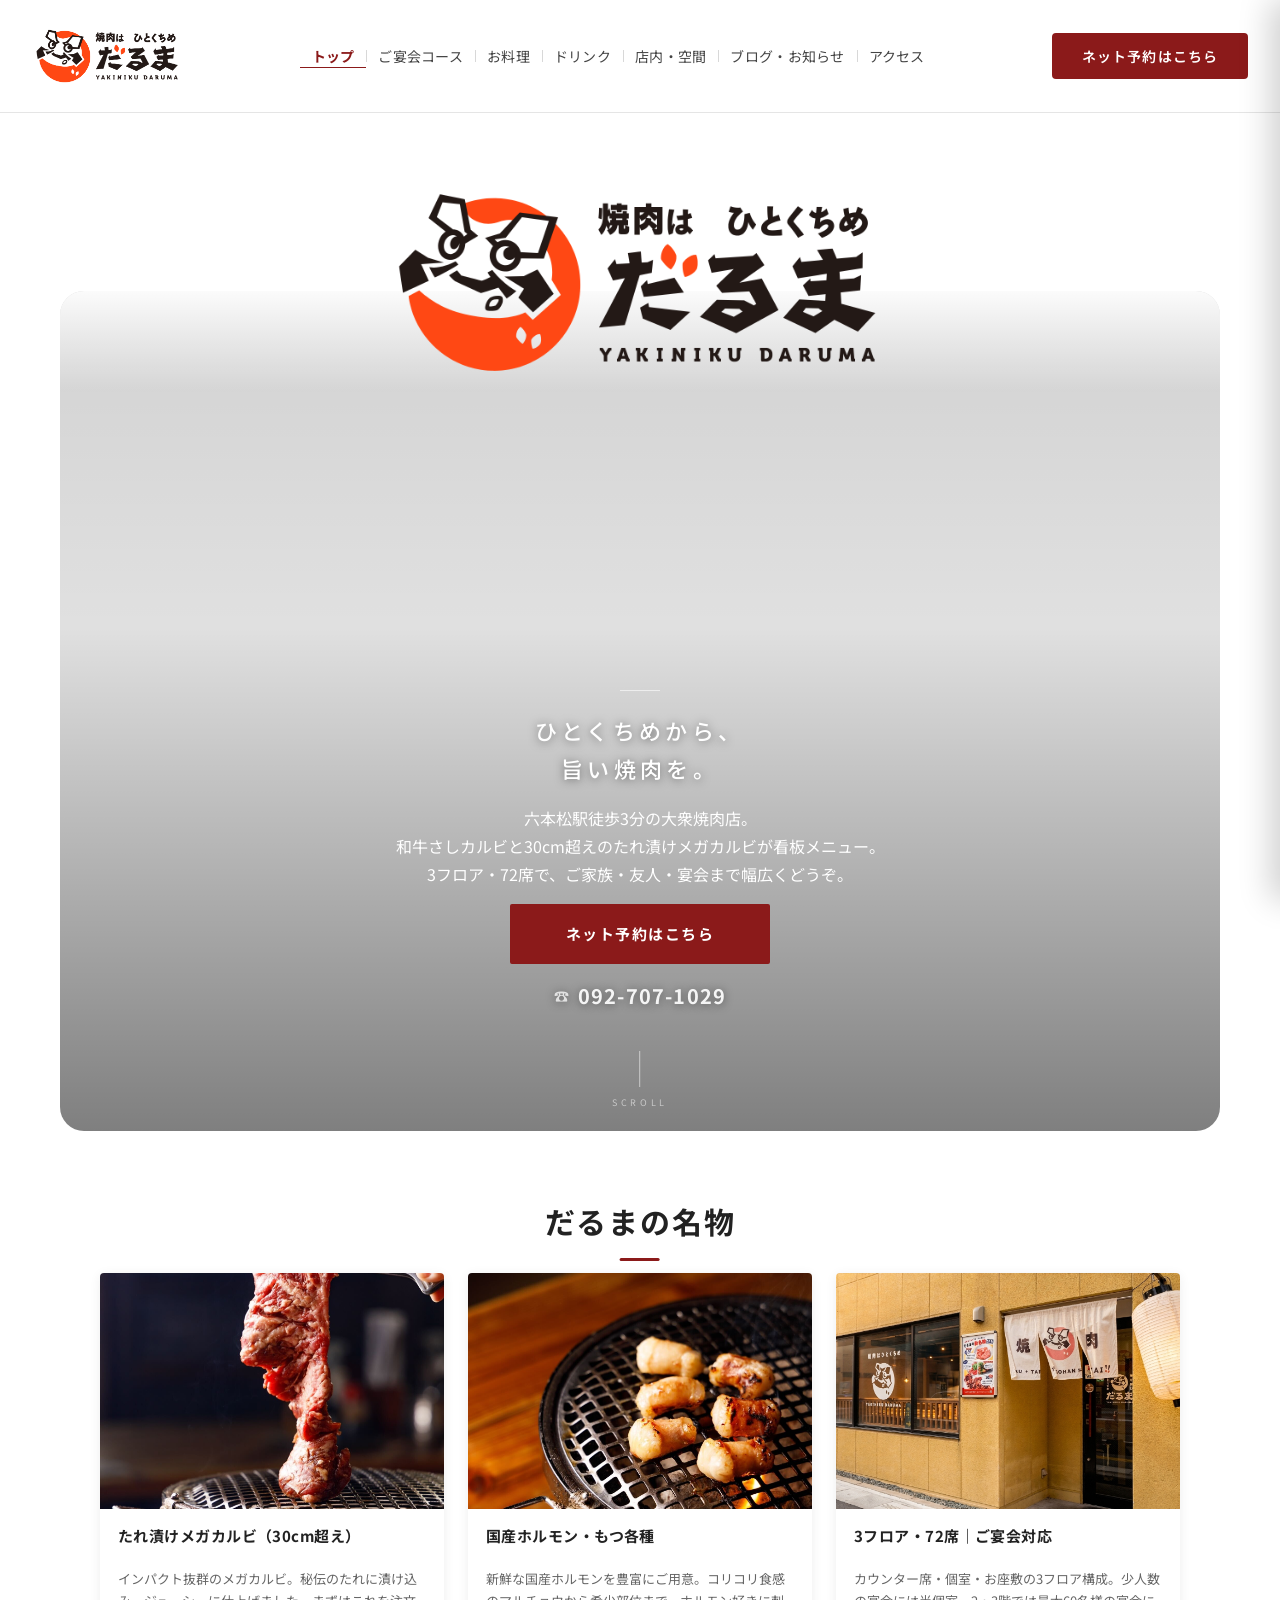
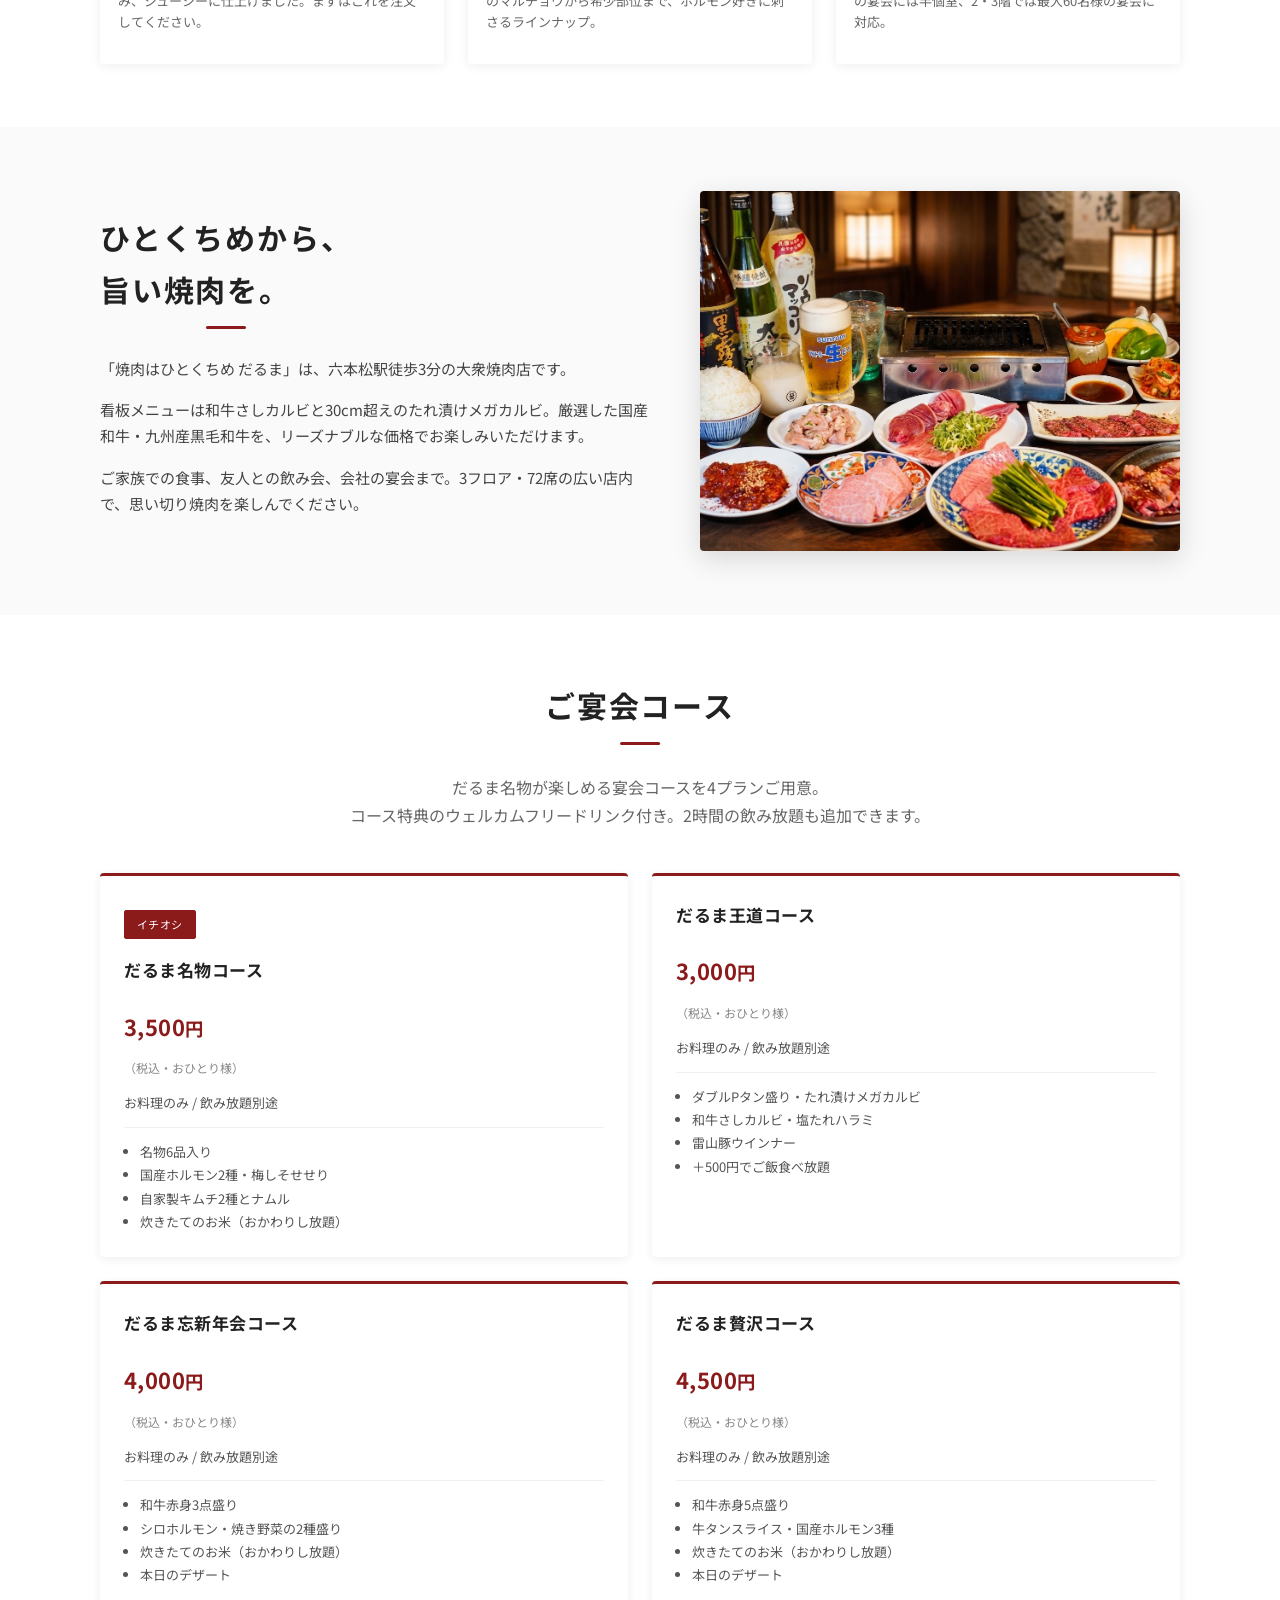
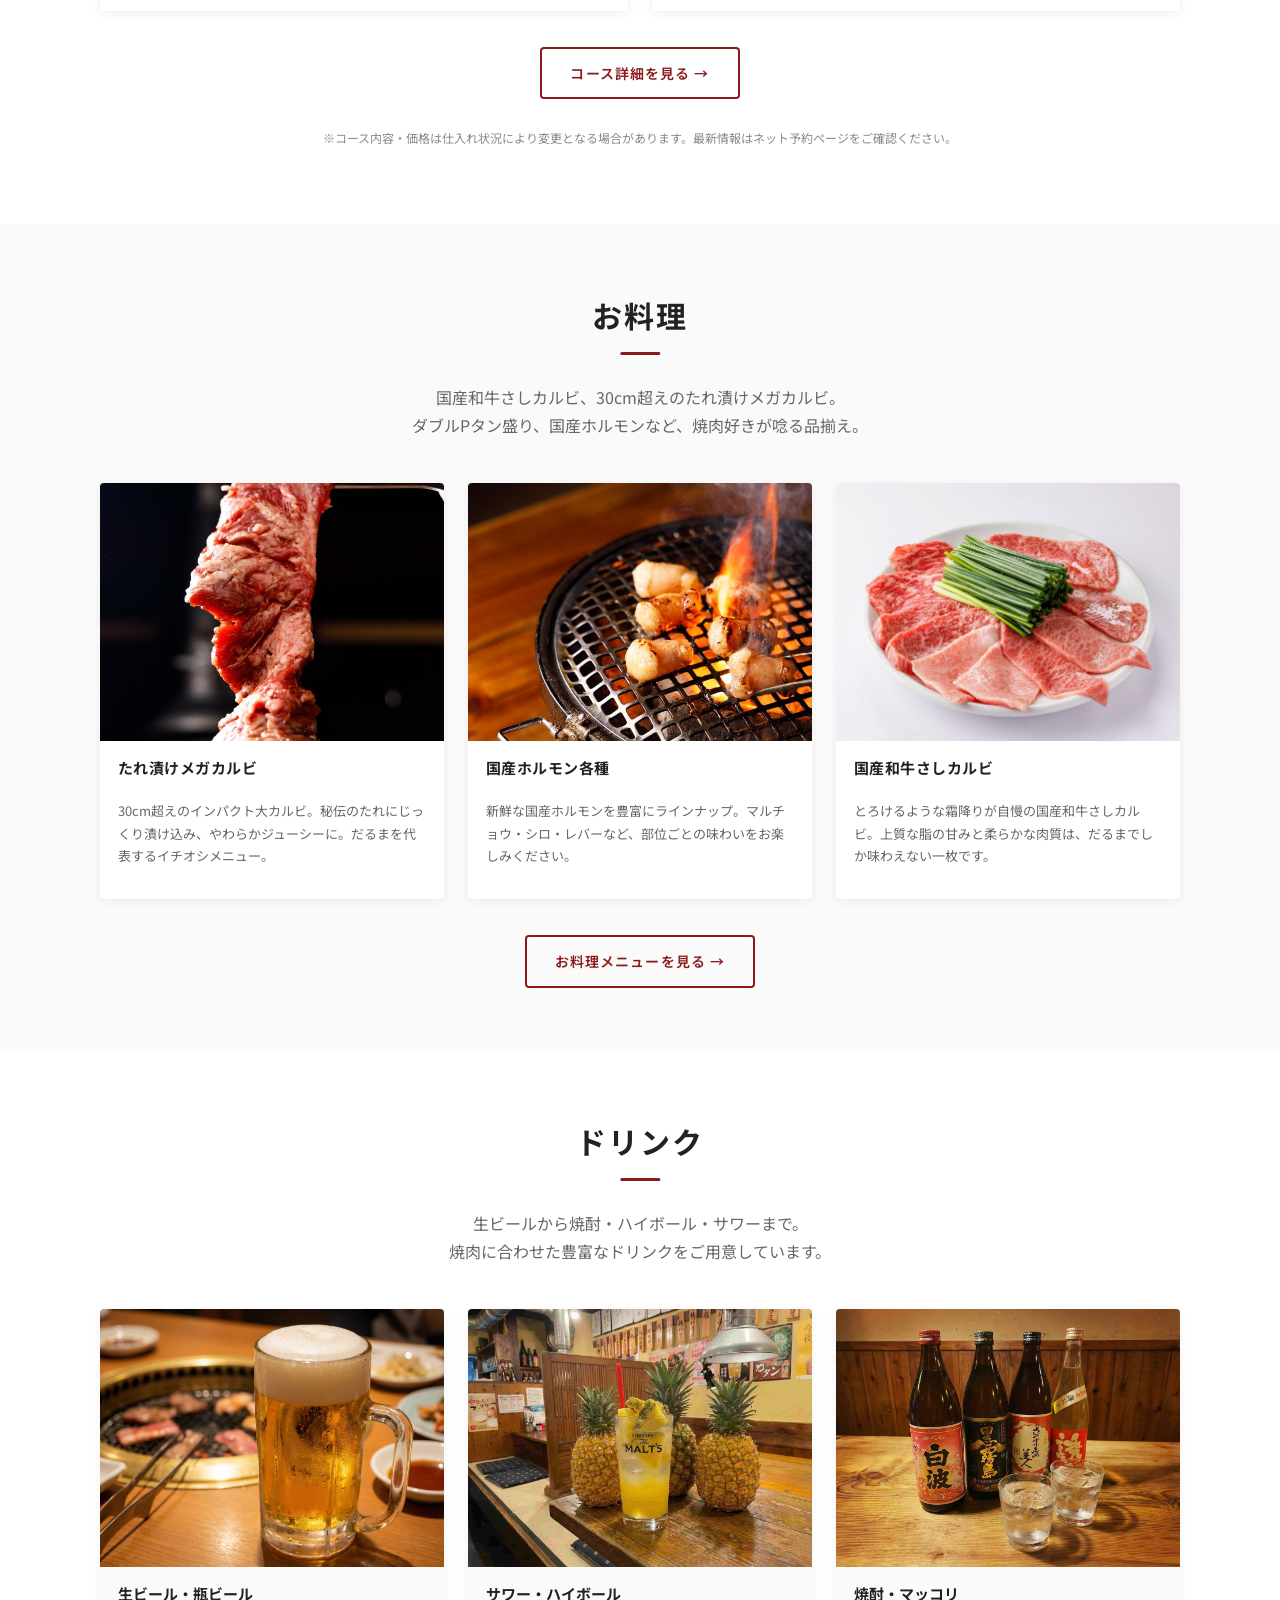
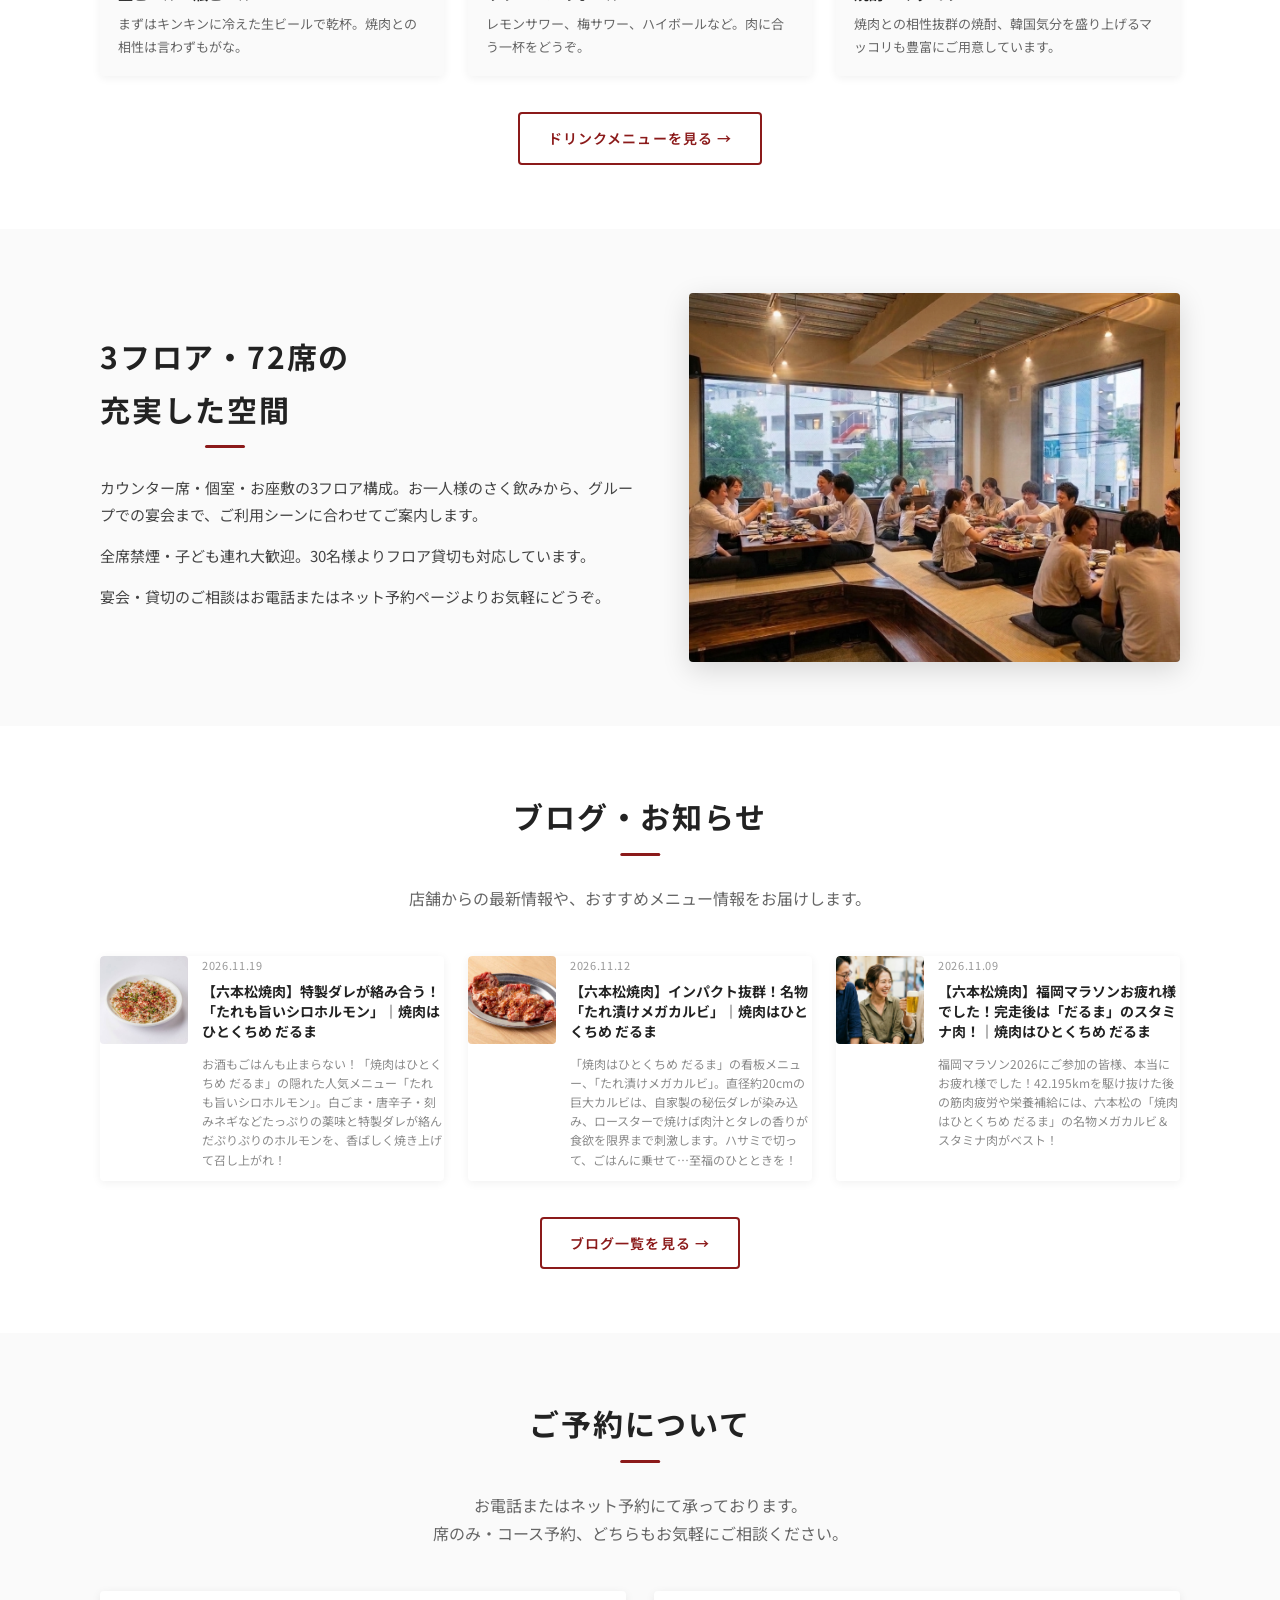
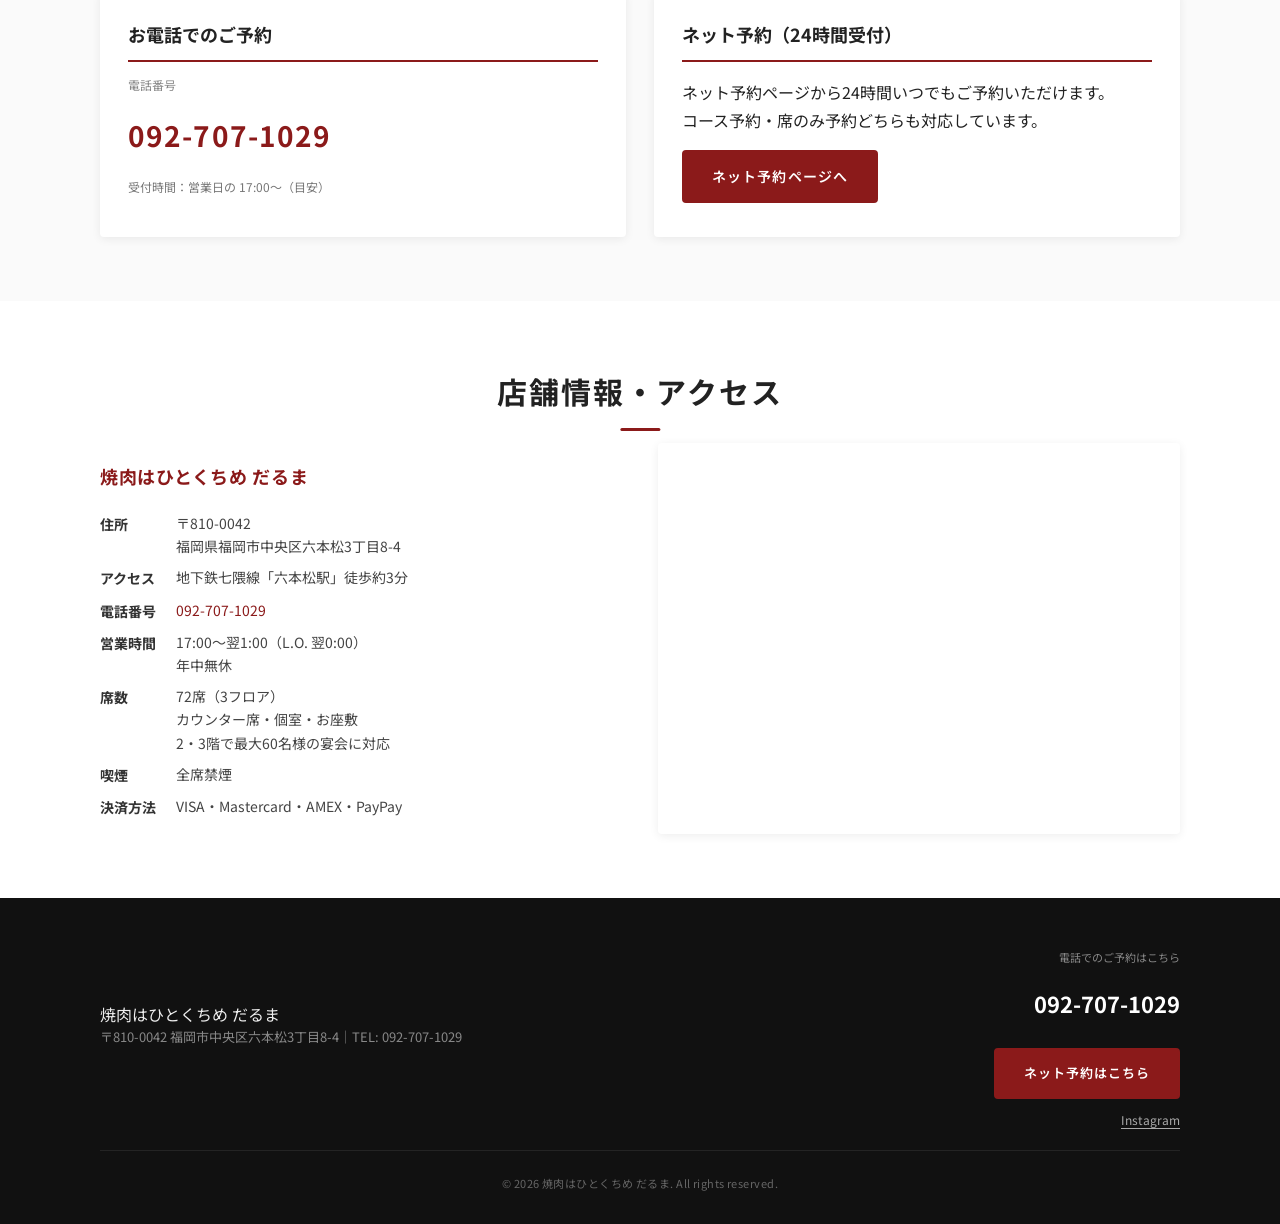
<file: index.html>
<!DOCTYPE html>
<html lang="ja">
<head>
<meta charset="UTF-8">
<title>【公式】焼肉はひとくちめ だるま｜六本松 焼肉・宴会・国産和牛</title>
<meta name="viewport" content="width=device-width, initial-scale=1">
<meta name="description" content="六本松の大衆焼肉「焼肉はひとくちめ だるま」。国産和牛さしカルビ・たれ漬けメガカルビ・国産ホルモン。宴会コース3,000円〜。六本松駅徒歩3分。17時〜翌1時営業。">
<link rel="icon" href="./images/daruma_icon.png">

<!-- Google Fonts -->
<link rel="preconnect" href="https://fonts.googleapis.com">
<link rel="preconnect" href="https://fonts.gstatic.com" crossorigin>
<link href="https://fonts.googleapis.com/css2?family=Noto+Sans+JP:wght@400;500;700&display=swap" rel="stylesheet">

<link rel="stylesheet" href="./style.css">

<!-- OGP -->
<meta property="og:type" content="website">
<meta property="og:site_name" content="焼肉はひとくちめ だるま">
<meta property="og:title" content="【公式】焼肉はひとくちめ だるま｜六本松 焼肉・宴会・国産和牛">
<meta property="og:description" content="六本松の大衆焼肉「焼肉はひとくちめ だるま」。国産和牛・たれ漬けメガカルビ・宴会コース3,000円〜。六本松駅徒歩3分。">
<meta property="og:url" content="https://yakiniku-daruma.com/">
<meta property="og:image" content="https://yakiniku-daruma.com/images/hero-daruma-main.jpg">
<meta name="twitter:card" content="summary_large_image">
<link rel="canonical" href="https://yakiniku-daruma.com/">

<!-- 構造化データ -->
<script type="application/ld+json">
{
  "@context": "https://schema.org",
  "@type": "Restaurant",
  "name": "焼肉はひとくちめ だるま",
  "image": "https://yakiniku-daruma.com/images/hero-daruma-main.jpg",
  "url": "https://yakiniku-daruma.com/",
  "telephone": "092-707-1029",
  "servesCuisine": ["焼肉","和牛","ホルモン","宴会"],
  "priceRange": "￥￥",
  "hasMenu": "https://yakiniku-daruma.com/menu.html",
  "reservationUrl": "https://yoyaku.toreta.in/hitokuchidaruma/?stamp=homepage",
  "acceptsReservations": true,
  "currenciesAccepted": "JPY",
  "paymentAccepted": "クレジットカード, PayPay",
  "smokingAllowed": false,
  "address": {
    "@type": "PostalAddress",
    "streetAddress": "六本松3丁目8-4",
    "addressLocality": "福岡市中央区",
    "addressRegion": "福岡県",
    "postalCode": "810-0042",
    "addressCountry": "JP"
  },
  "openingHoursSpecification": [{
    "@type": "OpeningHoursSpecification",
    "dayOfWeek": ["Monday","Tuesday","Wednesday","Thursday","Friday","Saturday","Sunday"],
    "opens": "17:00",
    "closes": "25:00"
  }],
  "sameAs": ["https://www.instagram.com/hitokuchi_daruma"]
}
</script>

<script type="application/ld+json">
{
  "@context": "https://schema.org",
  "@type": "FAQPage",
  "mainEntity": [
    {
      "@type": "Question",
      "name": "焼肉はひとくちめ だるまの営業時間は？",
      "acceptedAnswer": {
        "@type": "Answer",
        "text": "毎日17時〜翌1時（L.O. 翌0時）営業しています。年中無休です。"
      }
    },
    {
      "@type": "Question",
      "name": "焼肉はひとくちめ だるまはどこにありますか？",
      "acceptedAnswer": {
        "@type": "Answer",
        "text": "福岡市中央区六本松3丁目8-4にあります。地下鉄七隈線「六本松駅」から徒歩約3分です。"
      }
    },
    {
      "@type": "Question",
      "name": "予約はできますか？",
      "acceptedAnswer": {
        "@type": "Answer",
        "text": "はい、ネット予約（Toreta）またはお電話（092-707-1029）にてご予約いただけます。当日のご来店も歓迎していますが、土日・連休は混み合いますので事前のご予約をおすすめします。"
      }
    },
    {
      "@type": "Question",
      "name": "宴会コースはありますか？",
      "acceptedAnswer": {
        "@type": "Answer",
        "text": "はい。3,000円のだるま王道コース、3,500円のだるま名物コース、4,000円のだるま忘新年会コース、4,500円のだるま贅沢コースの4プランをご用意しています（すべてお料理のみ）。飲み放題は別途2時間制で承ります。"
      }
    },
    {
      "@type": "Question",
      "name": "何名まで入れますか？貸切はできますか？",
      "acceptedAnswer": {
        "@type": "Answer",
        "text": "3フロア合わせて72席あり、2・3階では最大60名様まで宴会に対応しています。30名様よりフロア貸切も承ります。貸切のご相談はお電話（092-707-1029）またはネット予約ページよりお問い合わせください。"
      }
    },
    {
      "@type": "Question",
      "name": "駐車場はありますか？",
      "acceptedAnswer": {
        "@type": "Answer",
        "text": "専用駐車場のご用意はございません。近隣のコインパーキングをご利用ください。地下鉄七隈線「六本松駅」から徒歩3分と公共交通機関が大変便利です。"
      }
    },
    {
      "@type": "Question",
      "name": "子ども連れでも入れますか？",
      "acceptedAnswer": {
        "@type": "Answer",
        "text": "はい、お子様連れも大歓迎です。全席禁煙ですので安心してお越しください。お座敷席もございますので、小さなお子様がいるご家族にもご利用いただきやすい環境です。"
      }
    },
    {
      "@type": "Question",
      "name": "支払い方法は何が使えますか？",
      "acceptedAnswer": {
        "@type": "Answer",
        "text": "現金のほか、クレジットカード（VISA・Mastercard等）・PayPayがご利用いただけます。"
      }
    },
    {
      "@type": "Question",
      "name": "おすすめメニューは何ですか？",
      "acceptedAnswer": {
        "@type": "Answer",
        "text": "一番人気は「たれ漬けメガカルビ」です。30cm超えのインパクト大サイズで、秘伝のたれに漬け込んだジューシーな一品。また「国産和牛さしカルビ」はとろけるような霜降りが絶品です。ホルモン好きには「国産ホルモン各種」もおすすめ。"
      }
    },
    {
      "@type": "Question",
      "name": "ひとりでも入れますか？",
      "acceptedAnswer": {
        "@type": "Answer",
        "text": "もちろんです。おひとり様歓迎です。カウンター席もございますので、気軽にお一人でお立ち寄りください。"
      }
    }
  ]
}
</script>

<script type="application/ld+json">
{
  "@context": "https://schema.org",
  "@type": "BreadcrumbList",
  "itemListElement": [
    {
      "@type": "ListItem",
      "position": 1,
      "name": "ホーム",
      "item": "https://yakiniku-daruma.com/"
    }
  ]
}
</script>
<!-- Google tag (gtag.js) -->
<script async src="https://www.googletagmanager.com/gtag/js?id=G-HGLZ6EKW17"></script>
<script>
  window.dataLayer = window.dataLayer || [];
  function gtag(){dataLayer.push(arguments);}
  gtag('js', new Date());
  gtag('config', 'G-HGLZ6EKW17');
</script>
<script src="vendor/blog-security.js"></script>
</head>

<body class="is-home" data-page="home">
<div id="top"></div>

<div id="shared-header"></div>

<main id="main">

  <!-- メインビジュアル -->
  <section class="hero">

    <!-- ① 白エリア：ブランドロゴ -->
    <div class="hero-brand">
      <h1 class="hero-logo">
        <img src="./images/daruma_logo_yoko.png" alt="焼肉はひとくちめ だるま" class="hero-logo-img">
      </h1>
    </div>

    <!-- ② 画像エリア（ロゴが上部に被さる） -->
    <div class="hero-visual">
      <video class="hero-video" autoplay muted loop playsinline>
        <source src="./images/hero-daruma.mp4" type="video/mp4">
      </video>

      <div class="hero-visual-content">
        <div class="hero-rule" aria-hidden="true"></div>
        <p class="hero-catch">ひとくちめから、<br>旨い焼肉を。</p>
        <p class="hero-desc">六本松駅徒歩3分の大衆焼肉店。<br>和牛さしカルビと30cm超えのたれ漬けメガカルビが看板メニュー。<br>3フロア・72席で、ご家族・友人・宴会まで幅広くどうぞ。</p>
        <div class="hero-actions">
          <a href="https://yoyaku.toreta.in/hitokuchidaruma/?stamp=homepage"
            target="_blank" rel="noopener" class="hero-btn-reserve">
            ネット予約はこちら
          </a>
          <a href="tel:0927071029" class="hero-btn-tel">
            <span class="hero-btn-tel__icon">☎</span>092-707-1029
          </a>
        </div>
      </div>

      <a href="#topics" class="scroll-indicator" aria-label="次のセクションへ">
        <span class="scroll-indicator__line"></span>
        <span class="scroll-indicator__text">SCROLL</span>
      </a>
    </div>

  </section>

  <!-- トピックス -->
  <section id="topics" class="section topics">
    <div class="section-inner">
      <h2 class="section-title">だるまの名物</h2>
      <div class="topics-grid">
        <article class="topic-card">
          <div class="topic-image topic-image-1"></div>
          <h3>たれ漬けメガカルビ（30cm超え）</h3>
          <p>インパクト抜群のメガカルビ。秘伝のたれに漬け込み、ジューシーに仕上げました。まずはこれを注文してください。</p>
        </article>
        <article class="topic-card">
          <div class="topic-image topic-image-2"></div>
          <h3>国産ホルモン・もつ各種</h3>
          <p>新鮮な国産ホルモンを豊富にご用意。コリコリ食感のマルチョウから希少部位まで、ホルモン好きに刺さるラインナップ。</p>
        </article>
        <article class="topic-card">
          <div class="topic-image topic-image-3"></div>
          <h3>3フロア・72席｜ご宴会対応</h3>
          <p>カウンター席・個室・お座敷の3フロア構成。少人数の宴会には半個室、2・3階では最大60名様の宴会に対応。</p>
        </article>
      </div>
    </div>
  </section>

  <!-- コンセプト -->
  <section id="concept" class="section concept">
    <div class="section-inner concept-inner">
      <div class="concept-text">
        <h2 class="section-title" style="text-align:left; left:auto; transform:none;">
          ひとくちめから、<br>旨い焼肉を。
        </h2>
        <p>「焼肉はひとくちめ だるま」は、六本松駅徒歩3分の大衆焼肉店です。</p>
        <p>看板メニューは和牛さしカルビと30cm超えのたれ漬けメガカルビ。厳選した国産和牛・九州産黒毛和牛を、リーズナブルな価格でお楽しみいただけます。</p>
        <p>ご家族での食事、友人との飲み会、会社の宴会まで。3フロア・72席の広い店内で、思い切り焼肉を楽しんでください。</p>
      </div>
      <div class="concept-image concept-main-image"></div>
    </div>
  </section>

  <!-- コース -->
  <section id="course" class="section course">
    <div class="section-inner">
      <h2 class="section-title">ご宴会コース</h2>
      <p class="section-lead">
        だるま名物が楽しめる宴会コースを4プランご用意。<br>
        コース特典のウェルカムフリードリンク付き。2時間の飲み放題も追加できます。
      </p>

      <div class="course-grid">
        <article class="course-card">
          <div class="course-badges">
            <span class="badge badge-red">イチオシ</span>
          </div>
          <h3>だるま名物コース</h3>
          <p class="course-price">3,500<small>円</small></p>
          <p class="course-price-note">（税込・おひとり様）</p>
          <p class="course-lead">お料理のみ / 飲み放題別途</p>
          <ul class="course-list">
            <li>名物6品入り</li>
            <li>国産ホルモン2種・梅しそせせり</li>
            <li>自家製キムチ2種とナムル</li>
            <li>炊きたてのお米（おかわりし放題）</li>
          </ul>
        </article>

        <article class="course-card">
          <h3>だるま王道コース</h3>
          <p class="course-price">3,000<small>円</small></p>
          <p class="course-price-note">（税込・おひとり様）</p>
          <p class="course-lead">お料理のみ / 飲み放題別途</p>
          <ul class="course-list">
            <li>ダブルPタン盛り・たれ漬けメガカルビ</li>
            <li>和牛さしカルビ・塩たれハラミ</li>
            <li>雷山豚ウインナー</li>
            <li>＋500円でご飯食べ放題</li>
          </ul>
        </article>

        <article class="course-card">
          <h3>だるま忘新年会コース</h3>
          <p class="course-price">4,000<small>円</small></p>
          <p class="course-price-note">（税込・おひとり様）</p>
          <p class="course-lead">お料理のみ / 飲み放題別途</p>
          <ul class="course-list">
            <li>和牛赤身3点盛り</li>
            <li>シロホルモン・焼き野菜の2種盛り</li>
            <li>炊きたてのお米（おかわりし放題）</li>
            <li>本日のデザート</li>
          </ul>
        </article>

        <article class="course-card">
          <h3>だるま贅沢コース</h3>
          <p class="course-price">4,500<small>円</small></p>
          <p class="course-price-note">（税込・おひとり様）</p>
          <p class="course-lead">お料理のみ / 飲み放題別途</p>
          <ul class="course-list">
            <li>和牛赤身5点盛り</li>
            <li>牛タンスライス・国産ホルモン3種</li>
            <li>炊きたてのお米（おかわりし放題）</li>
            <li>本日のデザート</li>
          </ul>
        </article>
      </div>

      <div class="more-link">
        <a class="btn-secondary" href="/course.html">コース詳細を見る →</a>
      </div>

      <p class="course-note">
        ※コース内容・価格は仕入れ状況により変更となる場合があります。最新情報はネット予約ページをご確認ください。
      </p>
    </div>
  </section>

  <!-- お料理 -->
  <section id="menu" class="section menu">
    <div class="section-inner">
      <h2 class="section-title">お料理</h2>
      <p class="section-lead">国産和牛さしカルビ、30cm超えのたれ漬けメガカルビ。<br>ダブルPタン盛り、国産ホルモンなど、焼肉好きが唸る品揃え。</p>

      <div class="menu-grid">
        <article class="menu-card">
          <div class="menu-image menu-image-1"></div>
          <h3>たれ漬けメガカルビ</h3>
          <p>30cm超えのインパクト大カルビ。秘伝のたれにじっくり漬け込み、やわらかジューシーに。だるまを代表するイチオシメニュー。</p>
        </article>
        <article class="menu-card">
          <div class="menu-image menu-image-2"></div>
          <h3>国産ホルモン各種</h3>
          <p>新鮮な国産ホルモンを豊富にラインナップ。マルチョウ・シロ・レバーなど、部位ごとの味わいをお楽しみください。</p>
        </article>
        <article class="menu-card">
          <div class="menu-image menu-image-3"></div>
          <h3>国産和牛さしカルビ</h3>
          <p>とろけるような霜降りが自慢の国産和牛さしカルビ。上質な脂の甘みと柔らかな肉質は、だるまでしか味わえない一枚です。</p>
        </article>
      </div>

      <div class="more-link">
        <a href="/menu.html" class="btn-secondary">お料理メニューを見る →</a>
      </div>
    </div>
  </section>

  <!-- ドリンク -->
  <section id="drink" class="section drink">
    <div class="section-inner">
      <h2 class="section-title">ドリンク</h2>
      <p class="section-lead">生ビールから焼酎・ハイボール・サワーまで。<br>焼肉に合わせた豊富なドリンクをご用意しています。</p>

      <div class="drink-grid">
        <article class="drink-card">
          <div class="drink-image drink-image-1"></div>
          <h3>生ビール・瓶ビール</h3>
          <p>まずはキンキンに冷えた生ビールで乾杯。焼肉との相性は言わずもがな。</p>
        </article>
        <article class="drink-card">
          <div class="drink-image drink-image-2"></div>
          <h3>サワー・ハイボール</h3>
          <p>レモンサワー、梅サワー、ハイボールなど。肉に合う一杯をどうぞ。</p>
        </article>
        <article class="drink-card">
          <div class="drink-image drink-image-3"></div>
          <h3>焼酎・マッコリ</h3>
          <p>焼肉との相性抜群の焼酎、韓国気分を盛り上げるマッコリも豊富にご用意しています。</p>
        </article>
      </div>

      <div class="more-link">
        <a href="/drink.html" class="btn-secondary">ドリンクメニューを見る →</a>
      </div>
    </div>
  </section>

  <!-- 店内・空間 -->
  <section id="space" class="section space">
    <div class="section-inner space-inner">
      <div class="space-text">
        <h2 class="section-title" style="text-align:left; left:auto; transform:none;">
          3フロア・72席の<br>充実した空間
        </h2>
        <p>カウンター席・個室・お座敷の3フロア構成。お一人様のさく飲みから、グループでの宴会まで、ご利用シーンに合わせてご案内します。</p>
        <p>全席禁煙・子ども連れ大歓迎。30名様よりフロア貸切も対応しています。</p>
        <p>宴会・貸切のご相談はお電話またはネット予約ページよりお気軽にどうぞ。</p>
      </div>
      <div class="space-image space-main-image"></div>
    </div>
  </section>

  <!-- ブログ・お知らせ -->
  <section id="blog" class="section blog">
    <div class="section-inner">
      <h2 class="section-title">ブログ・お知らせ</h2>
      <p class="section-lead">店舗からの最新情報や、おすすめメニュー情報をお届けします。</p>

      <div class="blog-grid" id="blog-latest-grid">
        <article class="blog-card">
          <a href="/blog/">
            <div class="blog-body" style="padding:24px;">
              <h3 class="blog-title">ブログ一覧を見る</h3>
              <p class="blog-excerpt">最新情報やおすすめ記事を掲載しています。</p>
            </div>
          </a>
        </article>
      </div>

      <div class="more-link">
        <a href="/blog/" class="btn-secondary">ブログ一覧を見る →</a>
      </div>
    </div>
  </section>

  <div id="shared-bottom"></div>

  <a href="#top" class="page-top" aria-label="ページの先頭へ"><svg xmlns="http://www.w3.org/2000/svg" width="22" height="22" viewBox="0 0 24 24" fill="none" stroke="currentColor" stroke-width="2.5" stroke-linecap="round" stroke-linejoin="round"><polyline points="18 15 12 9 6 15"/></svg></a>

</main>

<script src="./common.js"></script>
<script>

/* トップ：ブログ最新3件を自動表示 */
(function () {
  const grid = document.getElementById('blog-latest-grid');
  if (!grid) return;

  function esc(s) {
    return String(s ?? '').replaceAll('&','&amp;').replaceAll('<','&lt;')
      .replaceAll('>','&gt;').replaceAll('"','&quot;').replaceAll("'","&#39;");
  }
  function fmtDate(d) {
    const m = String(d || '').match(/^(\d{4})-(\d{2})-(\d{2})$/);
    return m ? `${m[1]}.${m[2]}.${m[3]}` : esc(d || '');
  }

  fetch('./blog/posts.json', { cache: 'no-store' })
    .then(r => { if (!r.ok) throw new Error(); return r.json(); })
    .then(data => {
      const posts = data.posts ?? data;
      if (!Array.isArray(posts)) throw new Error();
      posts.sort((a, b) => String(b.date || '').localeCompare(String(a.date || '')));
      const top3 = posts.slice(0, 3);
      grid.innerHTML = '';
      top3.forEach(p => {
        const img = p.image ? String(p.image).replace(/^\.\.\//, './') : '';
        const bg  = img ? `background-image:url('${esc(BlogSecurity.imageURL(img))}');` : 'background:#f0f0f0;';
        const el  = document.createElement('article');
        el.className = 'blog-card';
        el.innerHTML = `
          <a href="/blog/posts/post.html?slug=${encodeURIComponent(p.slug)}">
            <div class="blog-image" style="${bg}"></div>
            <div class="blog-body">
              <time class="blog-date" datetime="${esc(p.date)}">${fmtDate(p.date)}</time>
              <h3 class="blog-title">${esc(p.title)}</h3>
              <p class="blog-excerpt">${esc(p.excerpt)}</p>
            </div>
          </a>`;
        grid.appendChild(el);
      });
    })
    .catch(() => {
      grid.innerHTML = `
        <article class="blog-card">
          <a href="/blog/">
            <div class="blog-body" style="padding:24px;">
              <h3 class="blog-title">ブログ一覧を見る</h3>
              <p class="blog-excerpt">最新情報やおすすめ記事を掲載しています。</p>
            </div>
          </a>
        </article>`;
    });
})();
</script>

</body>
</html>
</file>
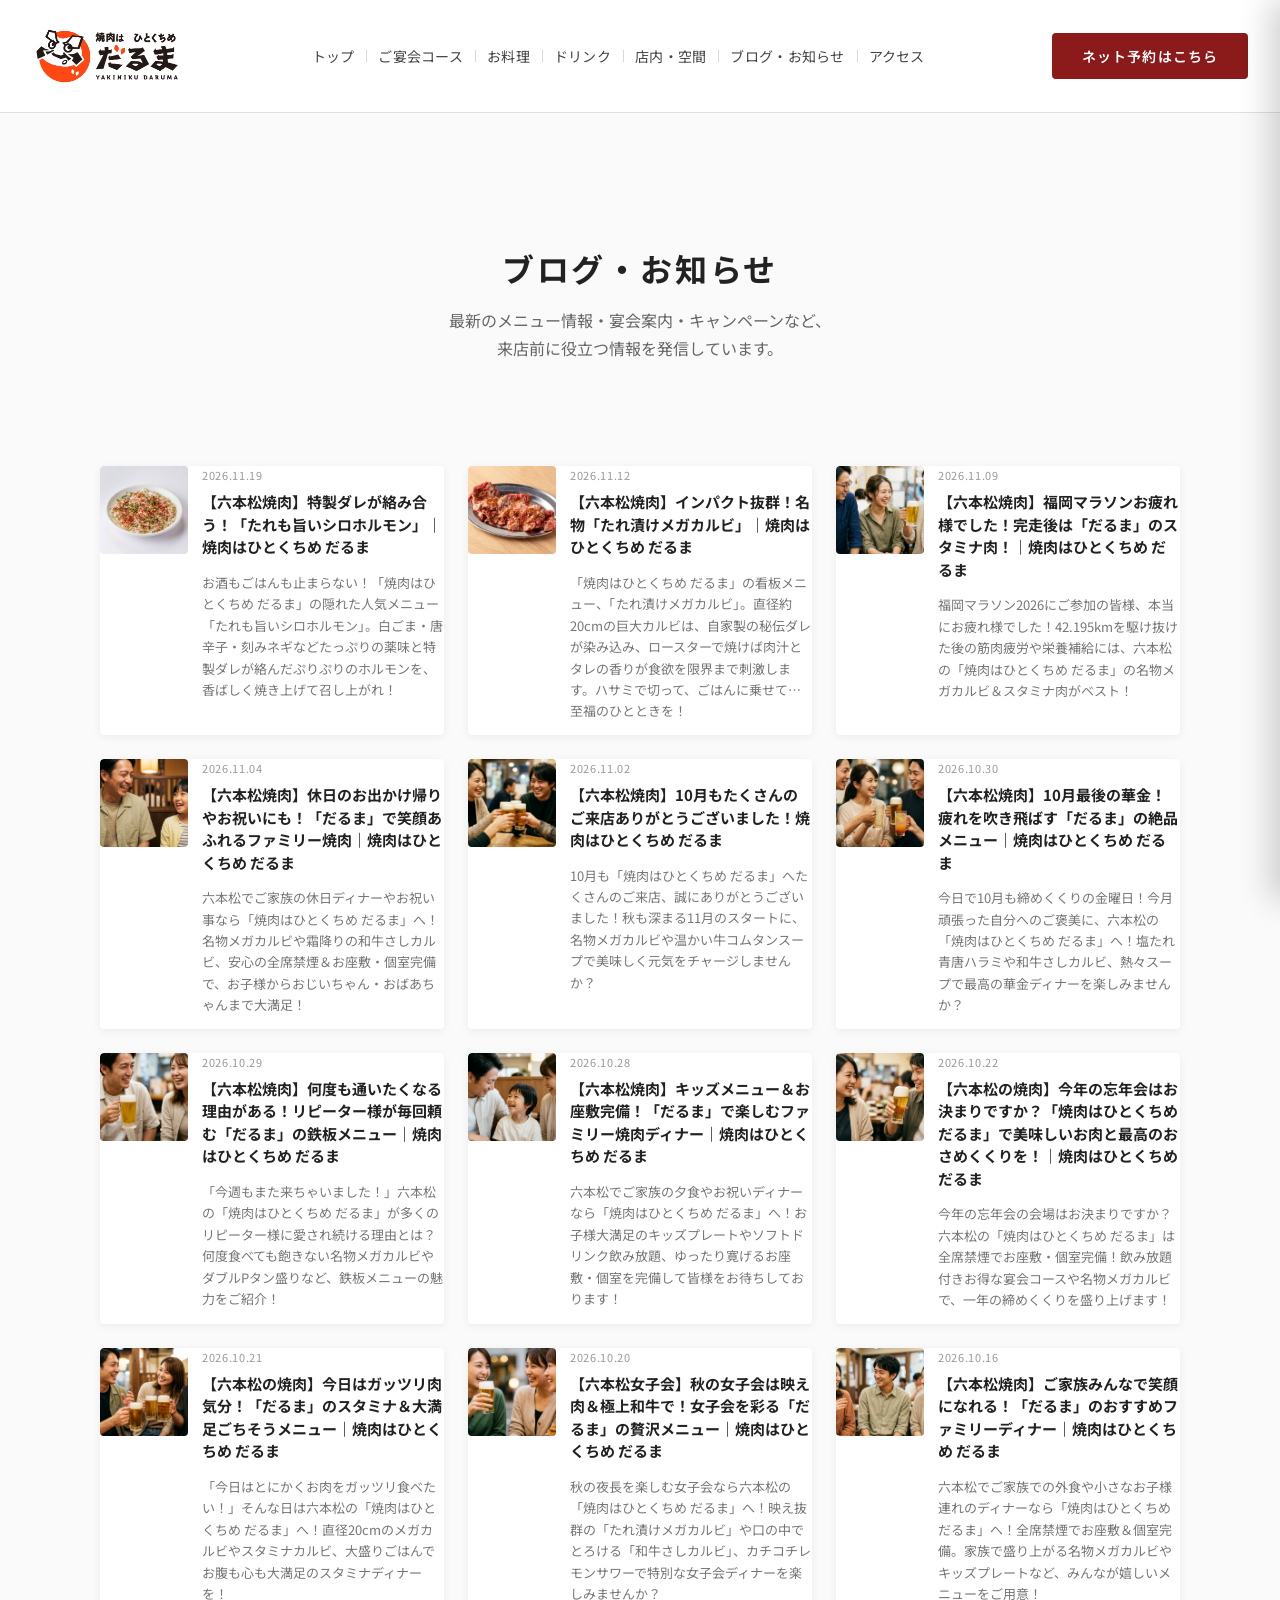
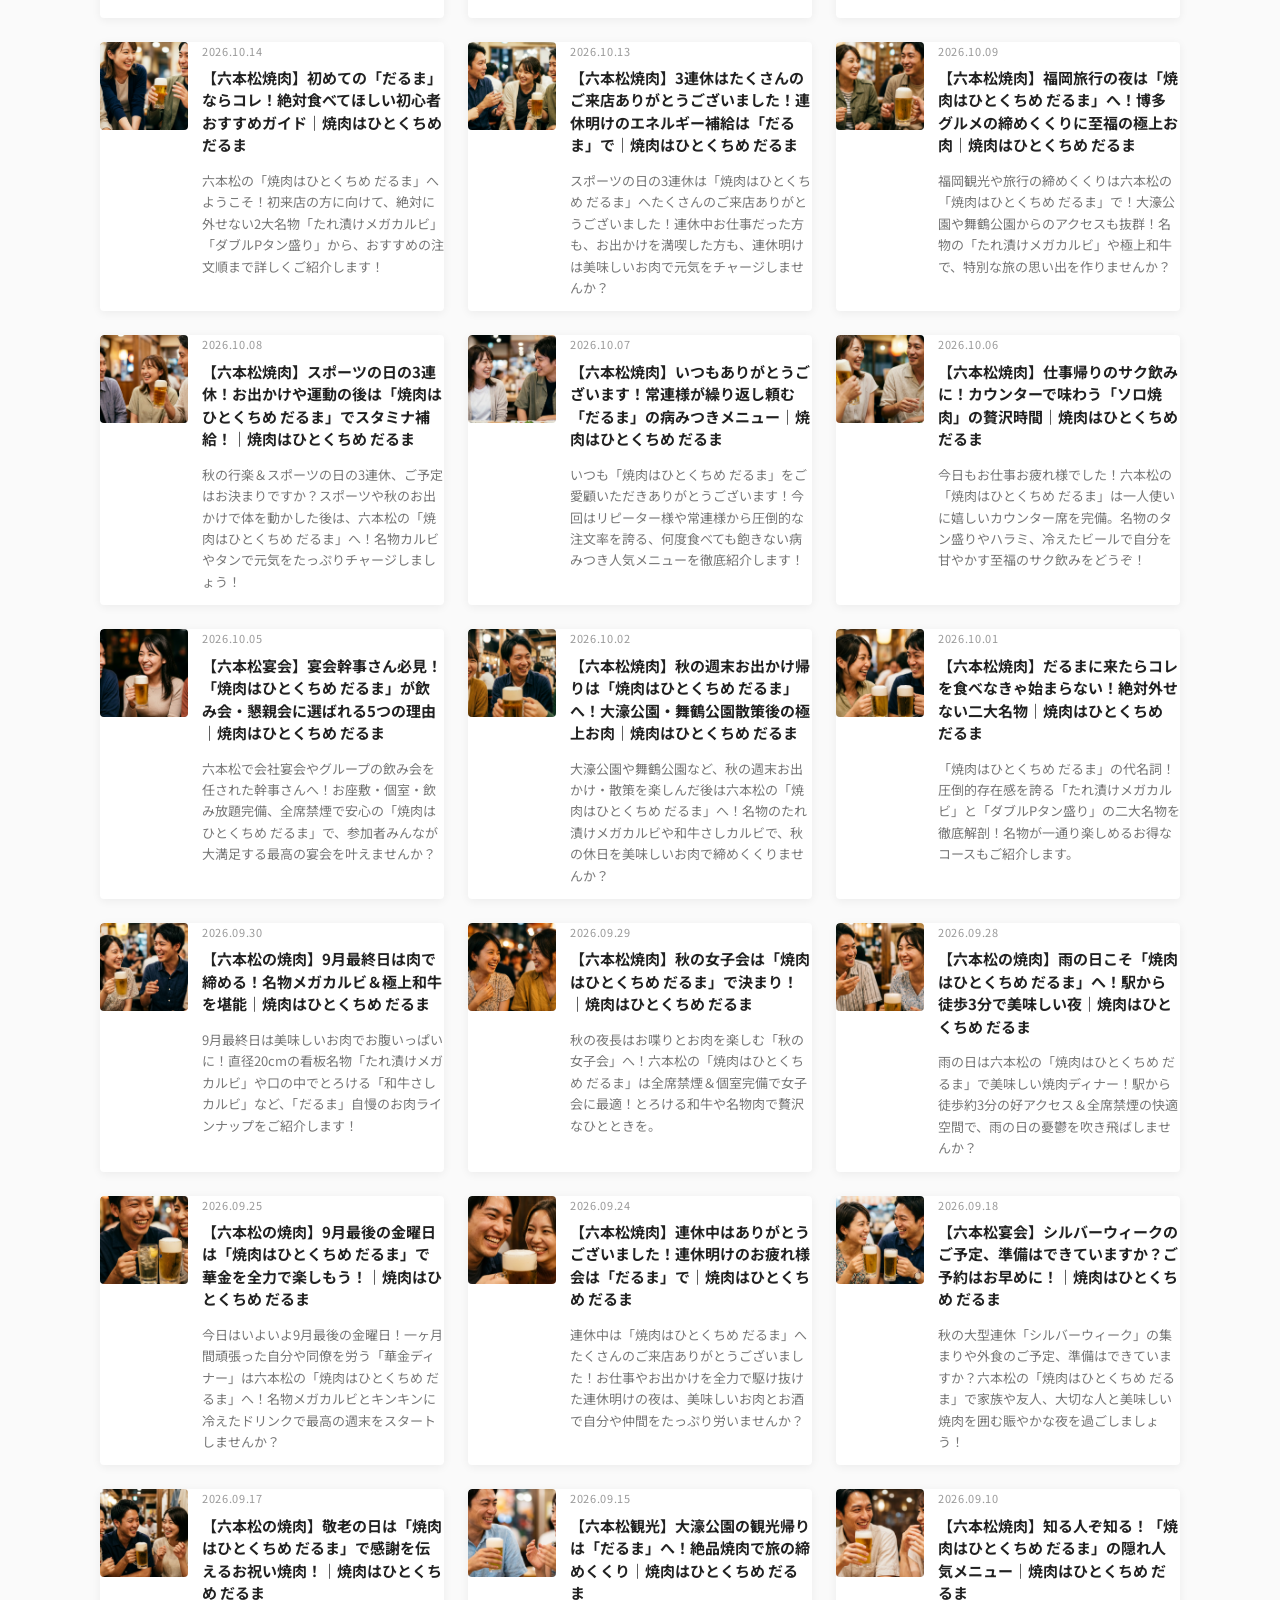
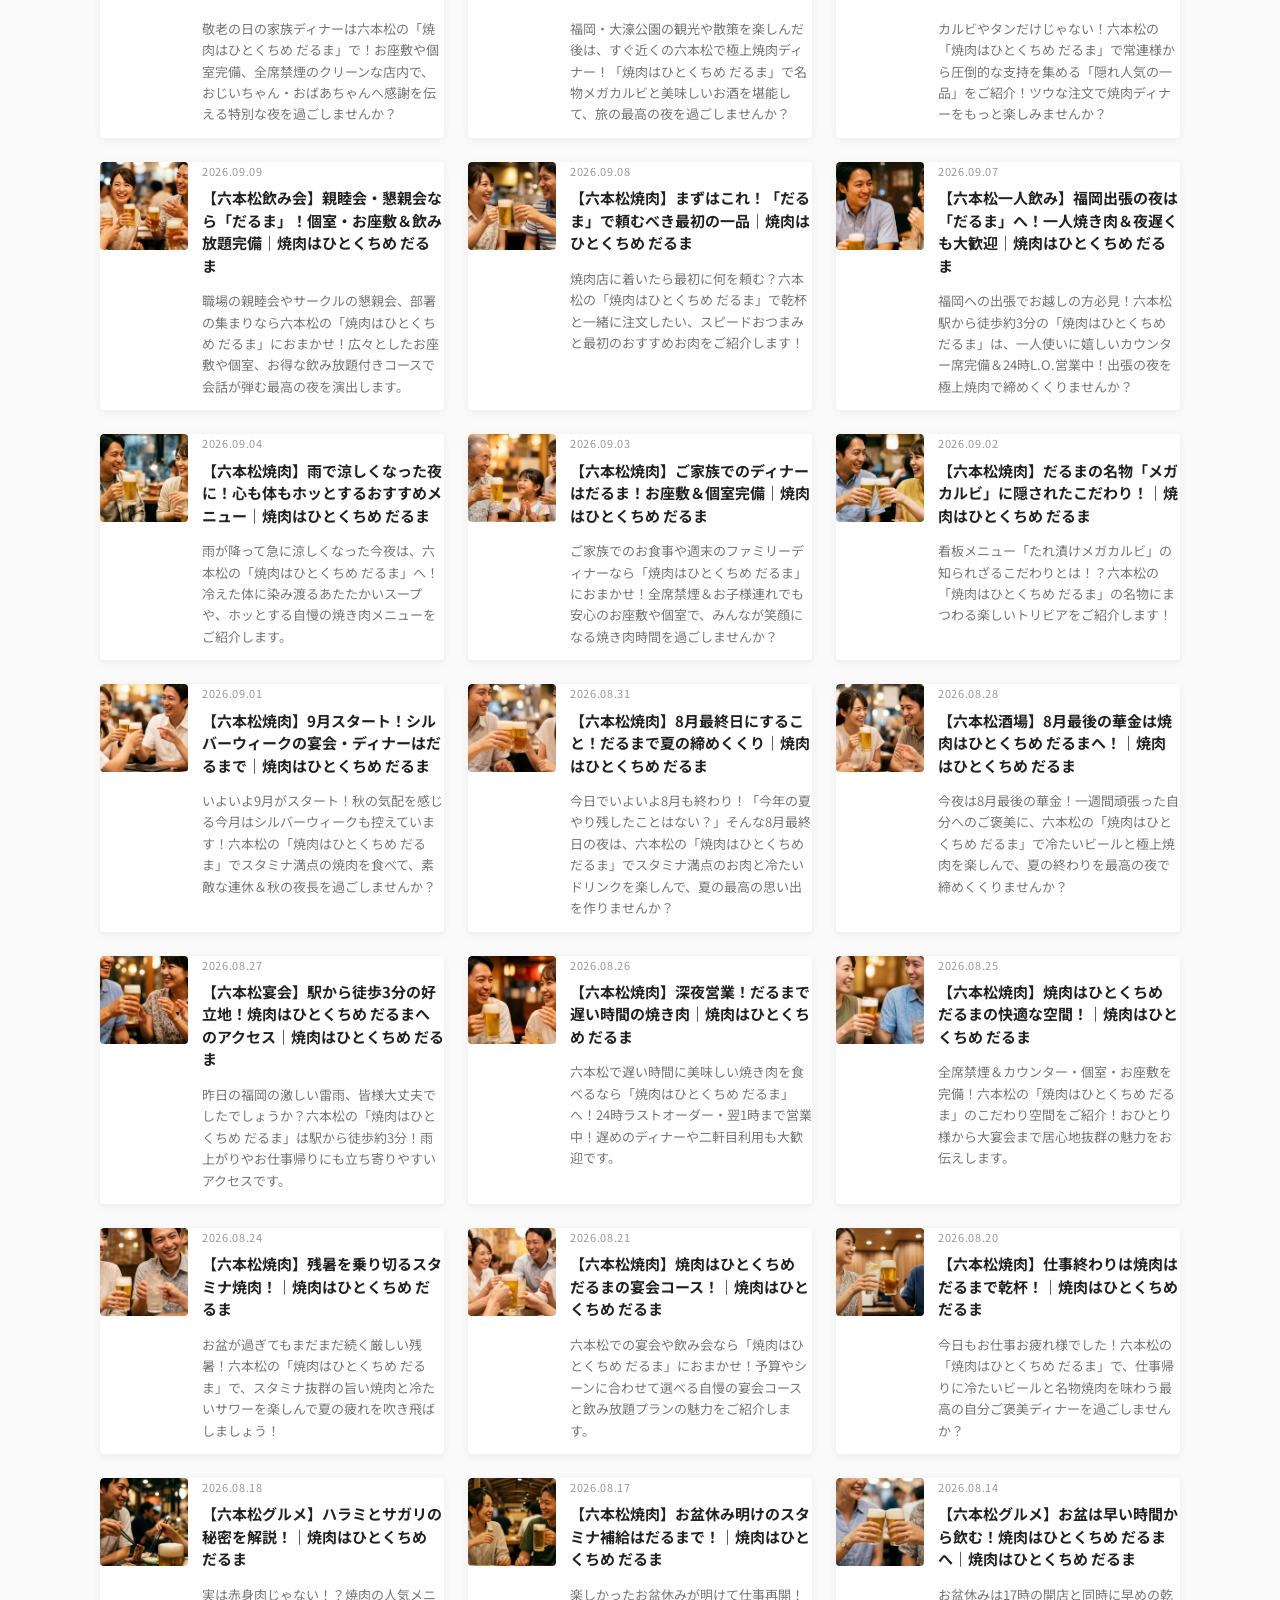
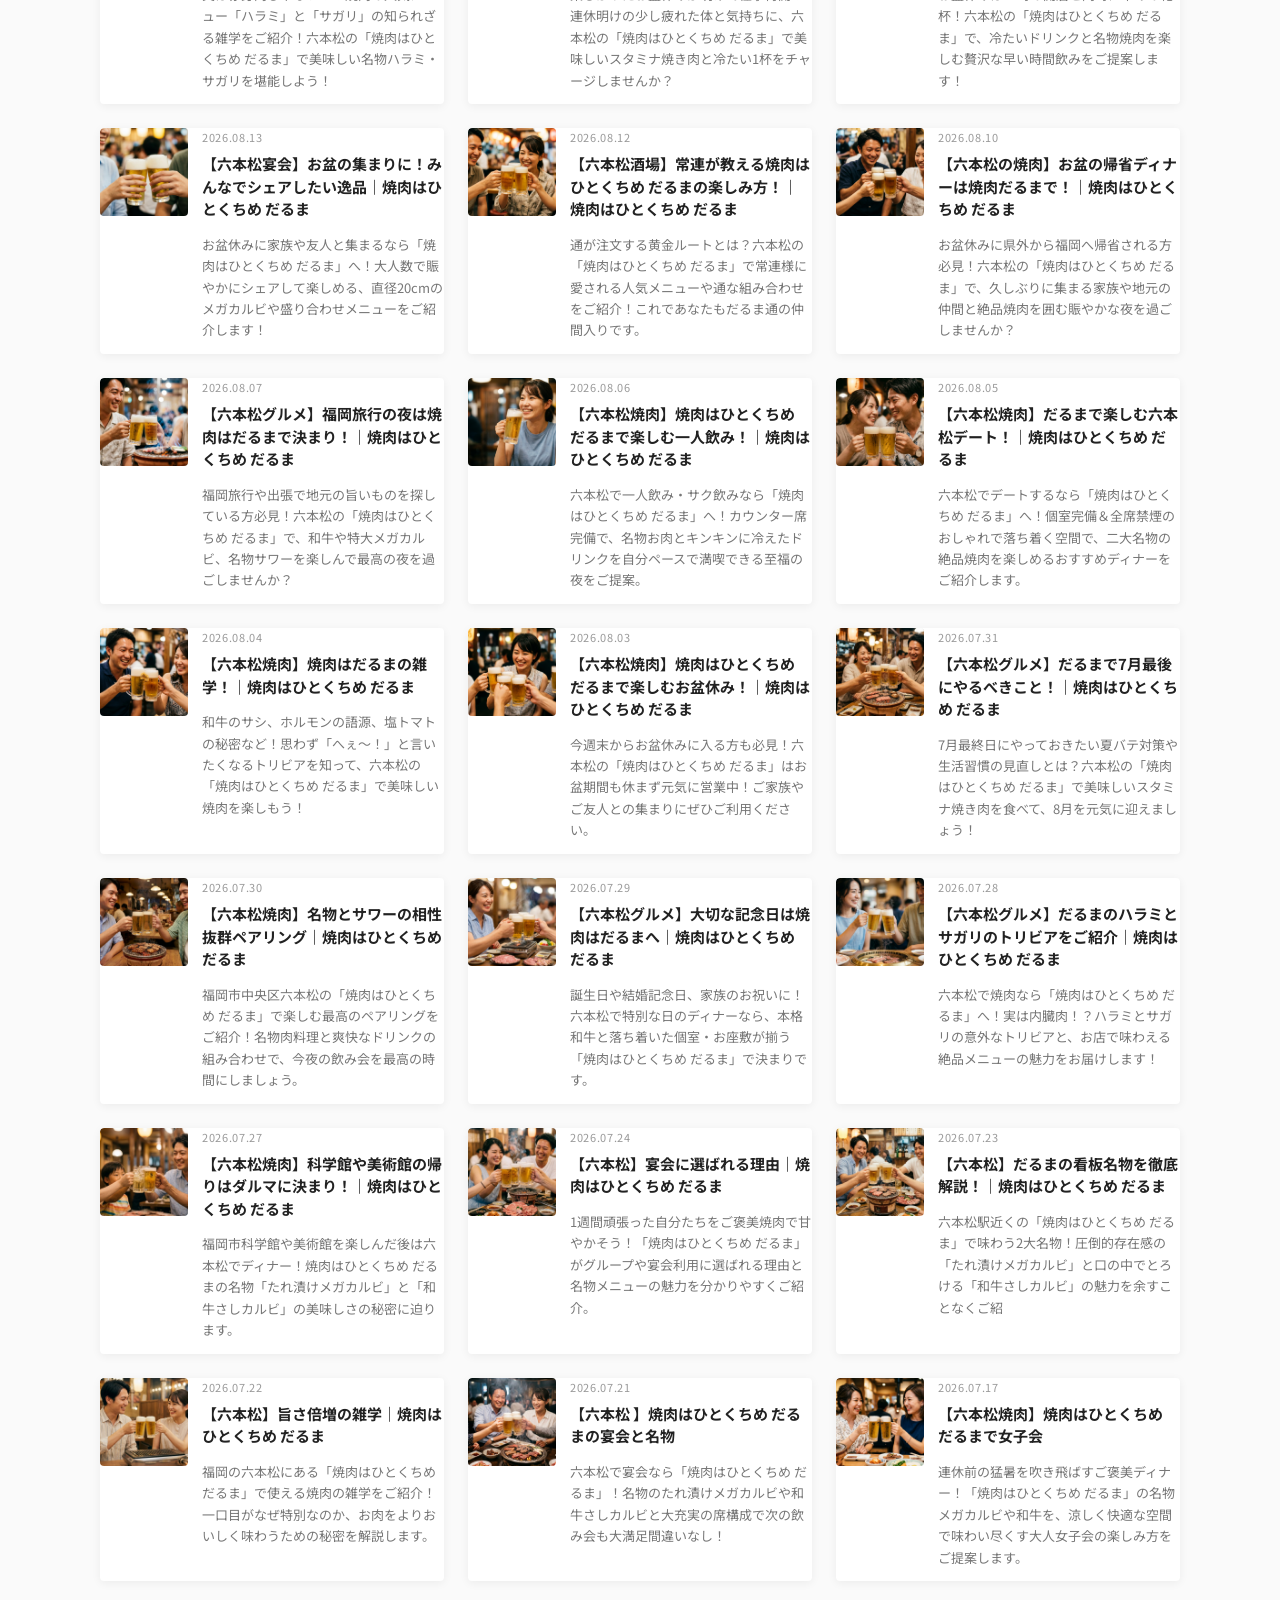
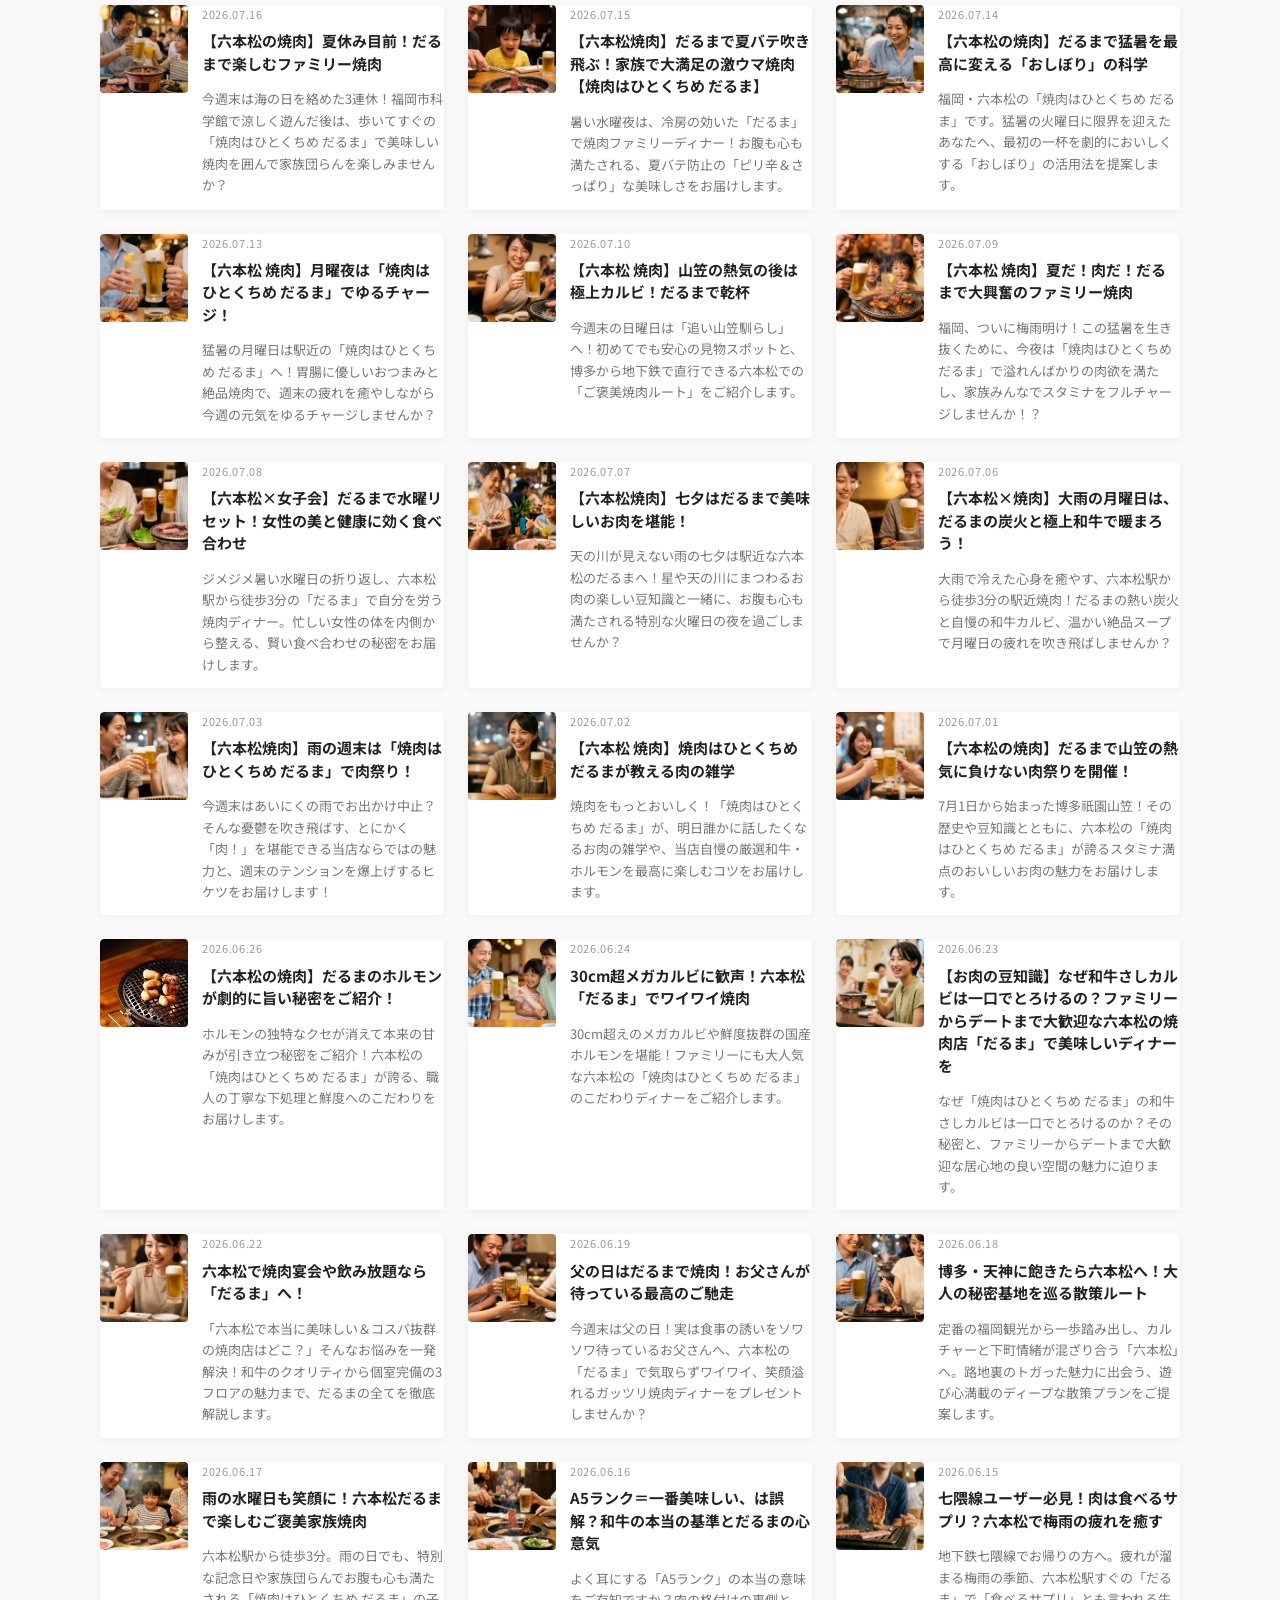
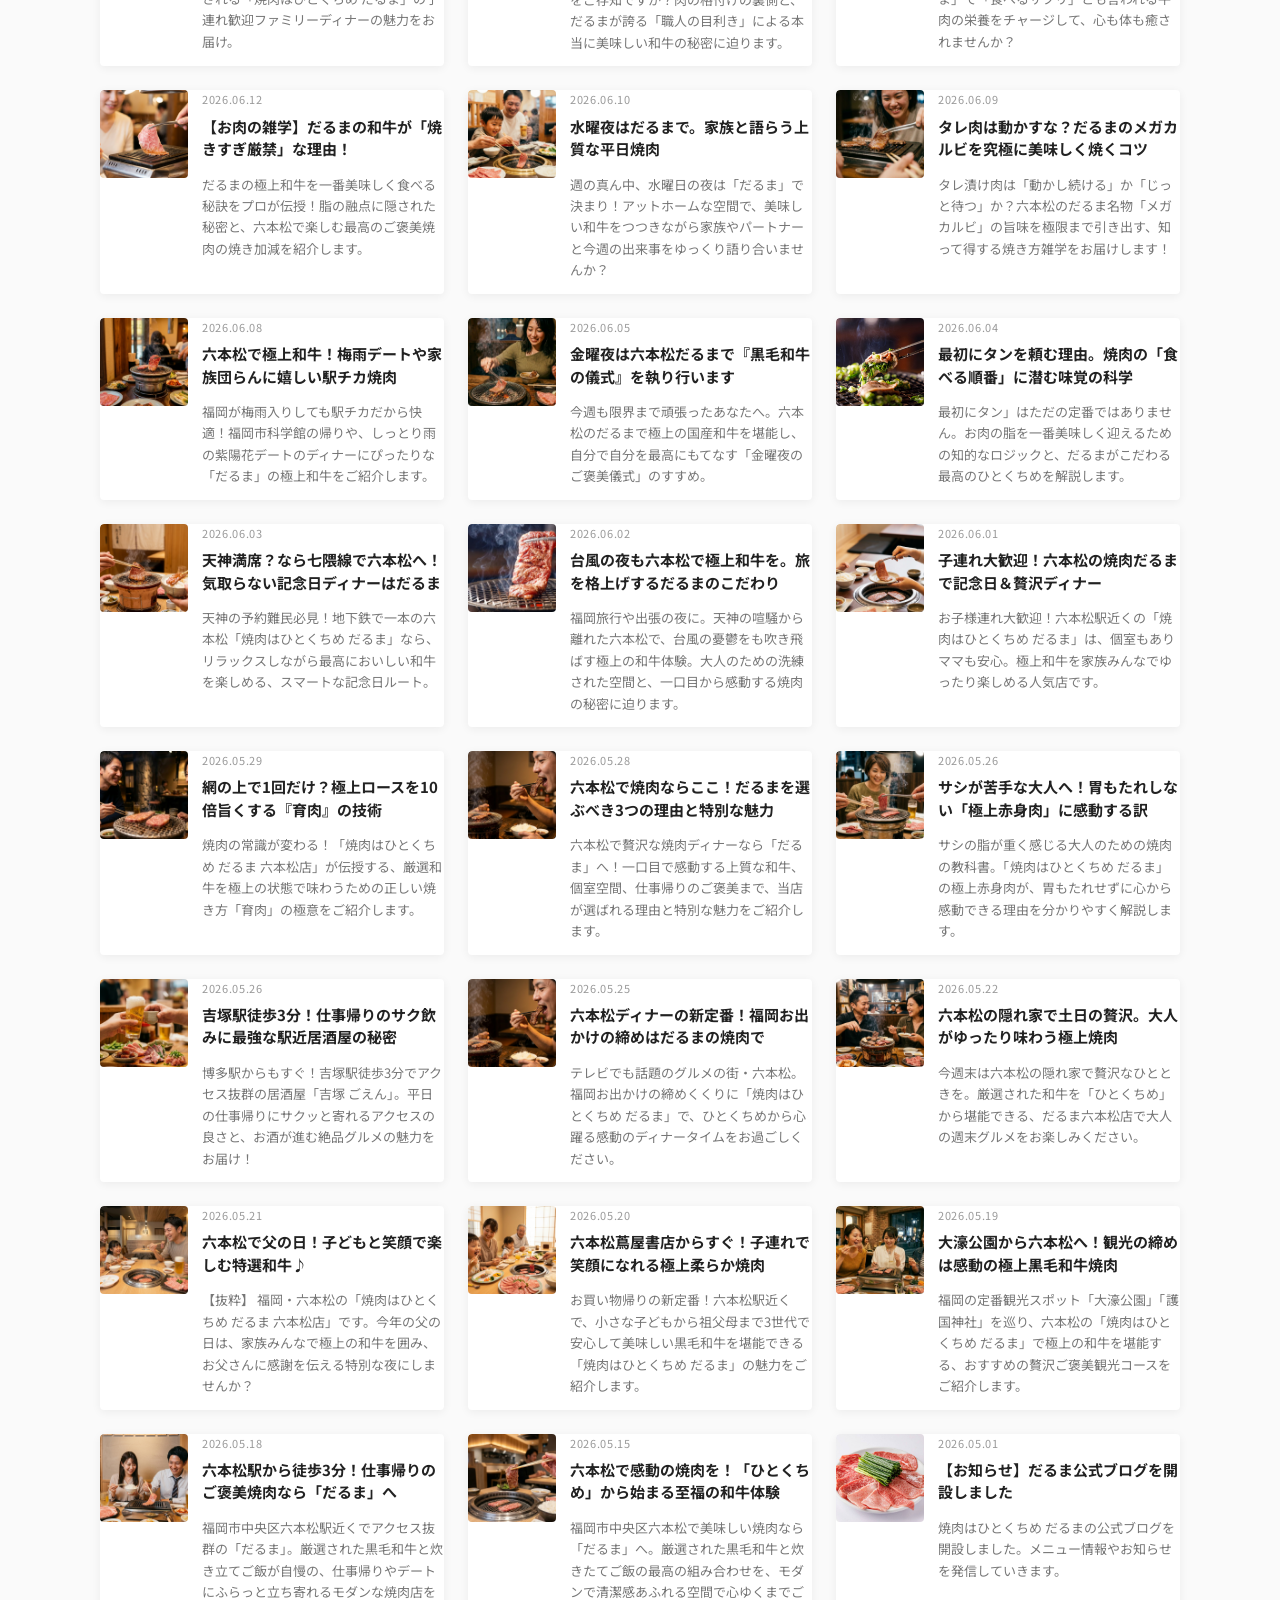
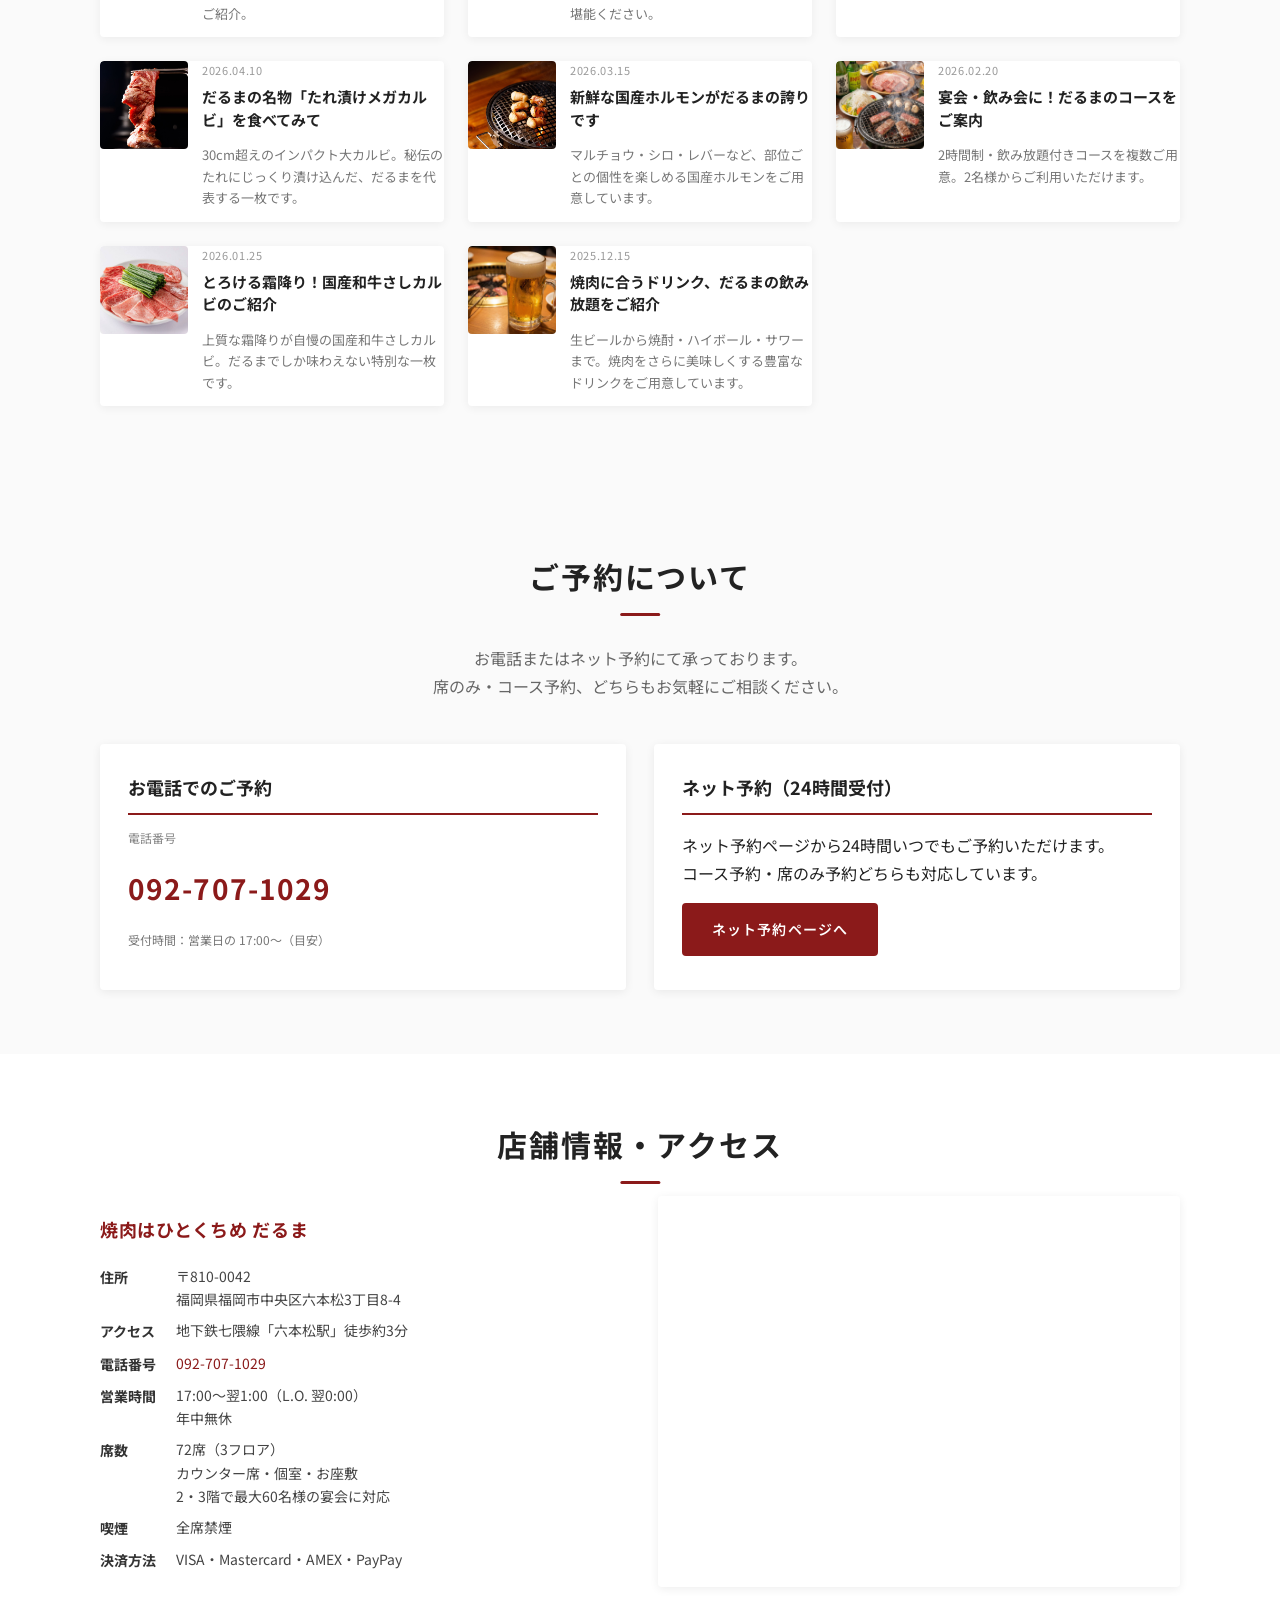
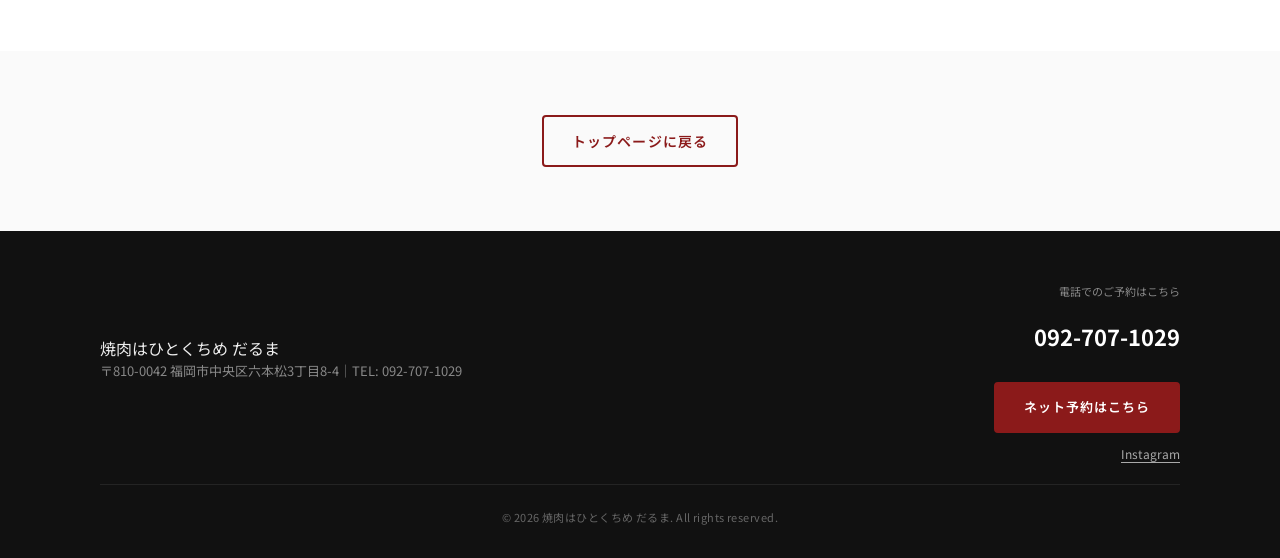
<file: blog/index.html>
<!DOCTYPE html>
<html lang="ja">
<head>
<meta charset="UTF-8">
<title>ブログ・お知らせ｜焼肉はひとくちめ だるま</title>
<meta name="viewport" content="width=device-width, initial-scale=1">
<meta name="description" content="焼肉はひとくちめ だるまのブログ・お知らせ一覧。最新情報や来店前に役立つ情報を更新しています。">
<link rel="icon" href="../images/daruma_icon.png">
<link rel="preconnect" href="https://fonts.googleapis.com">
<link rel="preconnect" href="https://fonts.gstatic.com" crossorigin>
<link href="https://fonts.googleapis.com/css2?family=Noto+Sans+JP:wght@400;500;700&display=swap" rel="stylesheet">
<link rel="stylesheet" href="../style.css">
<meta property="og:type" content="website">
<meta property="og:site_name" content="焼肉はひとくちめ だるま">
<meta property="og:title" content="ブログ・お知らせ｜焼肉はひとくちめ だるま">
<meta property="og:description" content="焼肉はひとくちめ だるまの最新情報やおすすめ情報を発信しています。">
<meta property="og:url" content="https://yakiniku-daruma.com/blog/">
<link rel="canonical" href="https://yakiniku-daruma.com/blog/">
<!-- Google tag (gtag.js) -->
<script async src="https://www.googletagmanager.com/gtag/js?id=G-HGLZ6EKW17"></script>
<script>
  window.dataLayer = window.dataLayer || [];
  function gtag(){dataLayer.push(arguments);}
  gtag('js', new Date());
  gtag('config', 'G-HGLZ6EKW17');
</script>
<script src="../vendor/blog-security.js"></script>
</head>

<body data-page="blog">
<div id="top"></div>
<div id="shared-header"></div>

<main id="main">

  <section class="section is-inview page-head" style="padding-top: calc(var(--header-h) + 16px) !important;">
    <div class="section-inner">
      <h1 class="page-title">ブログ・お知らせ</h1>
      <p class="page-lead">最新のメニュー情報・宴会案内・キャンペーンなど、<br>来店前に役立つ情報を発信しています。</p>
    </div>
  </section>

  <section class="section is-inview">
    <div class="section-inner">
      <div id="blogList" class="blog-grid"></div>
      <p id="blogStatus" style="margin-top:14px; opacity:.75;"></p>
    </div>
  </section>

  <div id="shared-bottom"></div>
  <a href="#top" class="page-top" aria-label="ページの先頭へ"><svg xmlns="http://www.w3.org/2000/svg" width="22" height="22" viewBox="0 0 24 24" fill="none" stroke="currentColor" stroke-width="2.5" stroke-linecap="round" stroke-linejoin="round"><polyline points="18 15 12 9 6 15"/></svg></a>

</main>

<script src="../common.js"></script>
<script>
(async () => {
  const listEl   = document.getElementById('blogList');
  const statusEl = document.getElementById('blogStatus');

  function esc(s) {
    return String(s ?? '').replaceAll('&','&amp;').replaceAll('<','&lt;')
      .replaceAll('>','&gt;').replaceAll('"','&quot;');
  }
  function fmtDate(d) {
    const m = String(d || '').match(/^(\d{4})-(\d{2})-(\d{2})$/);
    return m ? `${m[1]}.${m[2]}.${m[3]}` : esc(d || '');
  }

  try {
    if (statusEl) statusEl.textContent = '読み込み中…';

    const res = await fetch('./posts.json', { cache: 'no-store' });
    if (!res.ok) throw new Error('posts.jsonが読み込めません（' + res.status + '）');
    const posts = (await res.json()).posts;
    if (!Array.isArray(posts)) throw new Error('posts.jsonの形式が不正です');

    posts.sort((a, b) => String(b.date || '').localeCompare(String(a.date || '')));

    if (posts.length === 0) {
      if (statusEl) statusEl.textContent = 'まだ記事がありません。';
      return;
    }

    listEl.innerHTML = posts.map(p => {
      const href = `/blog/posts/post.html?slug=${encodeURIComponent(p.slug)}`;
      const bg = p.image ? `style="background-image:url('${esc(BlogSecurity.imageURL(p.image))}');"` : '';
      return `
        <article class="blog-card">
          <a href="${href}">
            <div class="blog-image" ${bg}></div>
            <div class="blog-body">
              <time class="blog-date" datetime="${esc(p.date)}">${fmtDate(p.date)}</time>
              <h3 class="blog-title">${esc(p.title)}</h3>
              <p class="blog-excerpt">${esc(p.excerpt)}</p>
            </div>
          </a>
        </article>`;
    }).join('');

    if (statusEl) statusEl.textContent = '';

  } catch(e) {
    if (statusEl) statusEl.textContent = 'エラー：' + (e?.message || e);
    console.error(e);
  }
})();
</script>

</body>
</html>
</file>
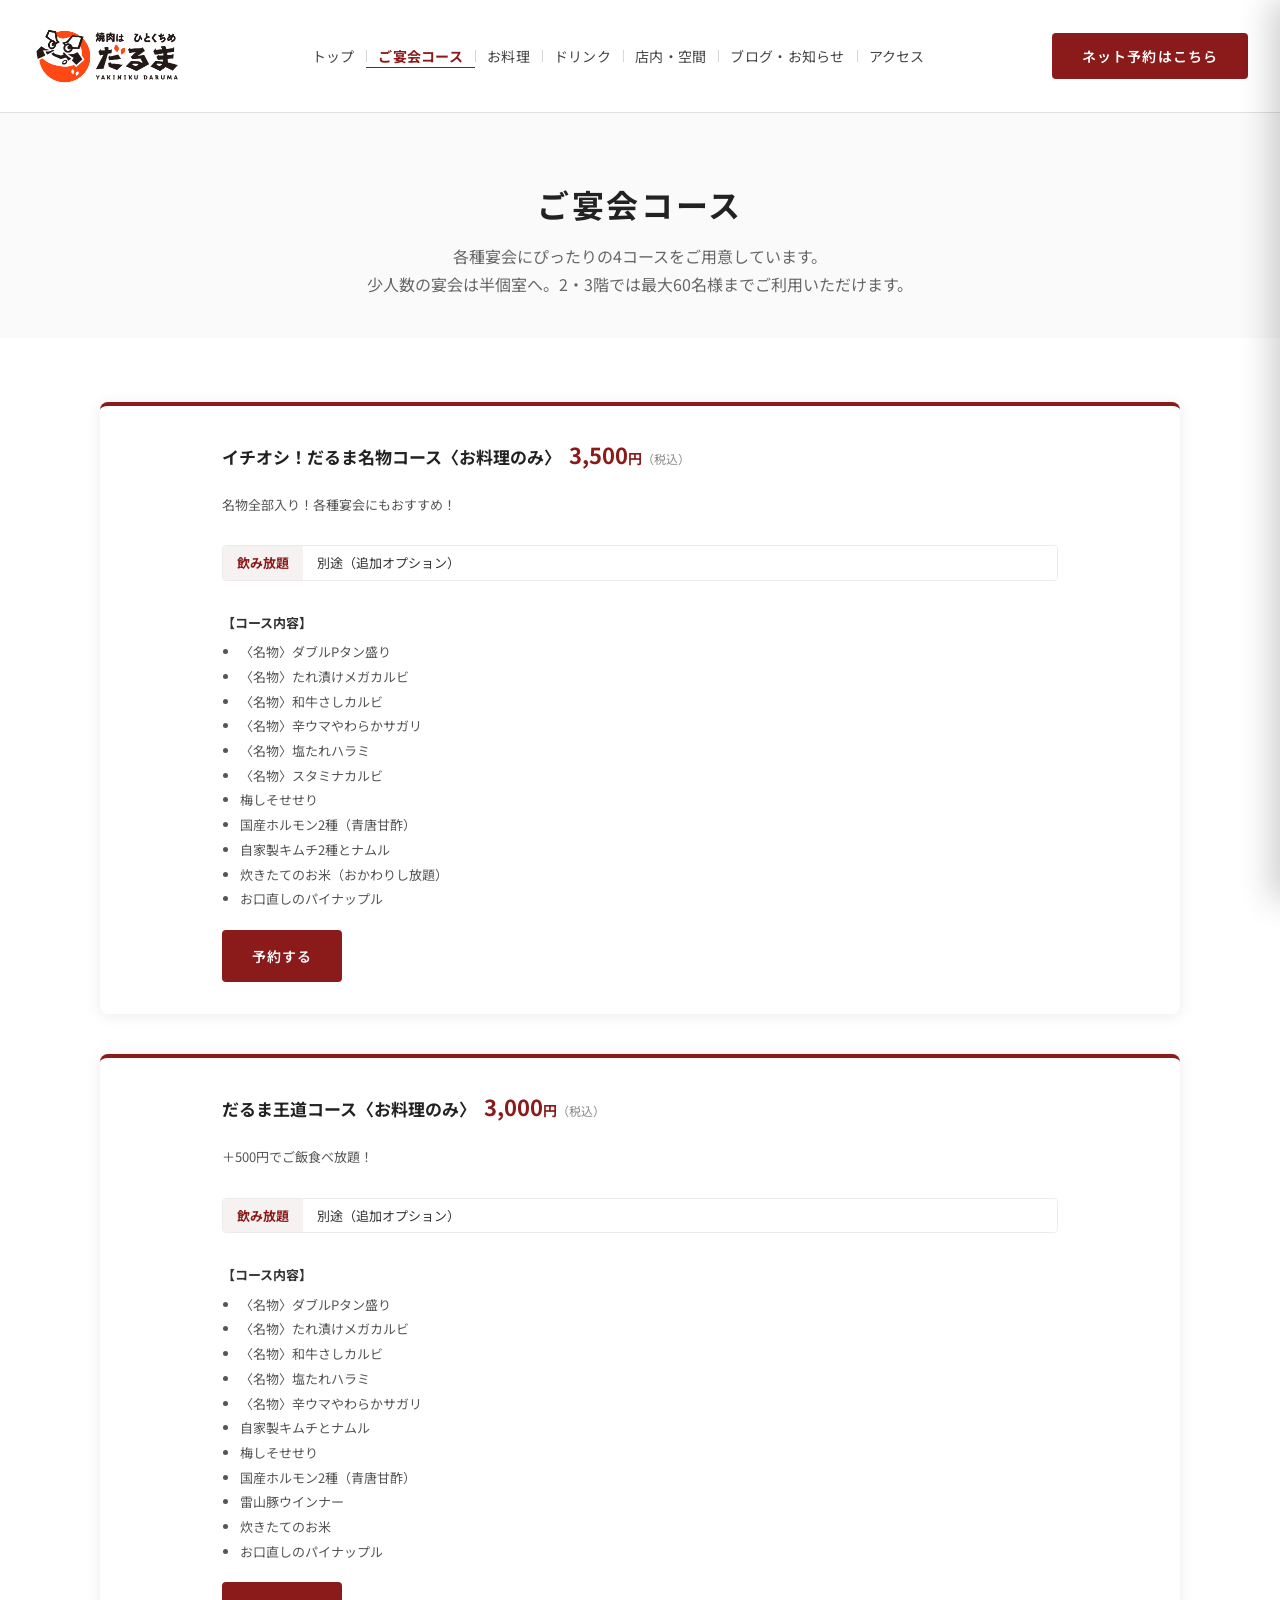
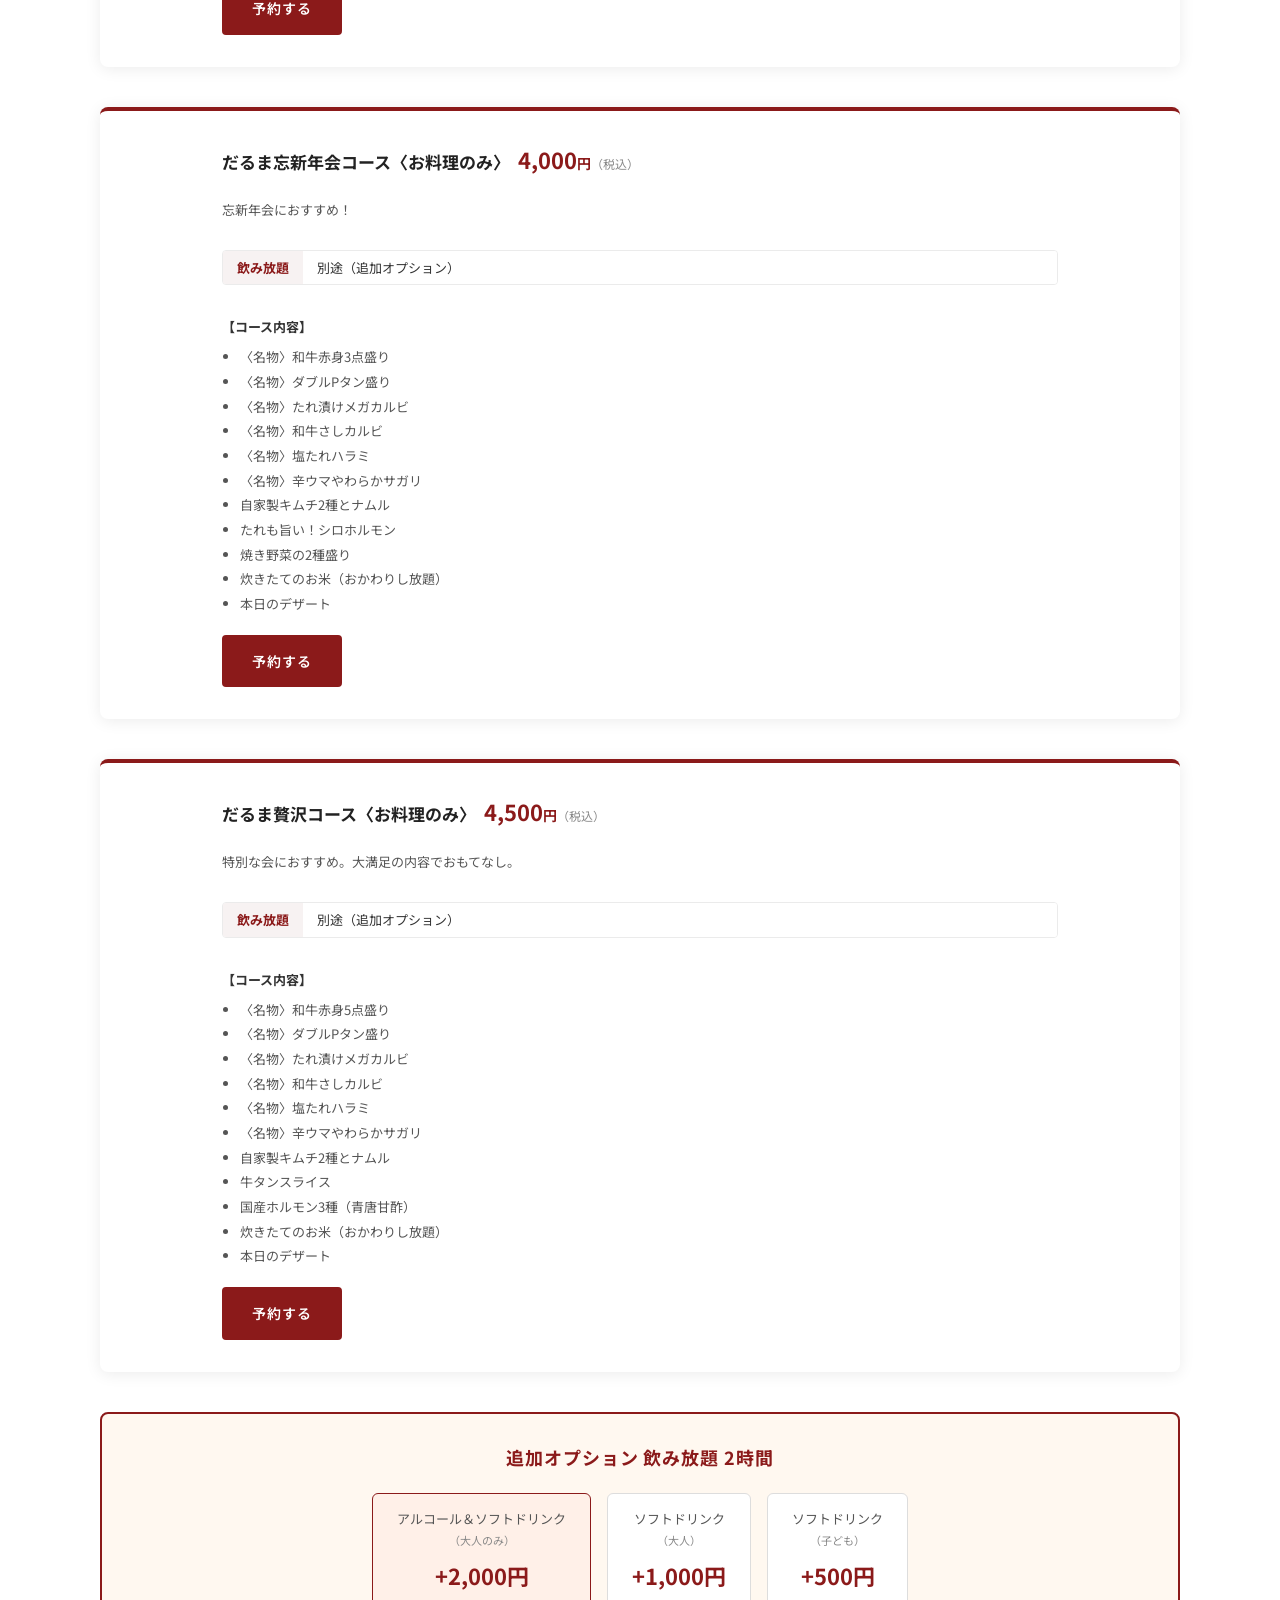
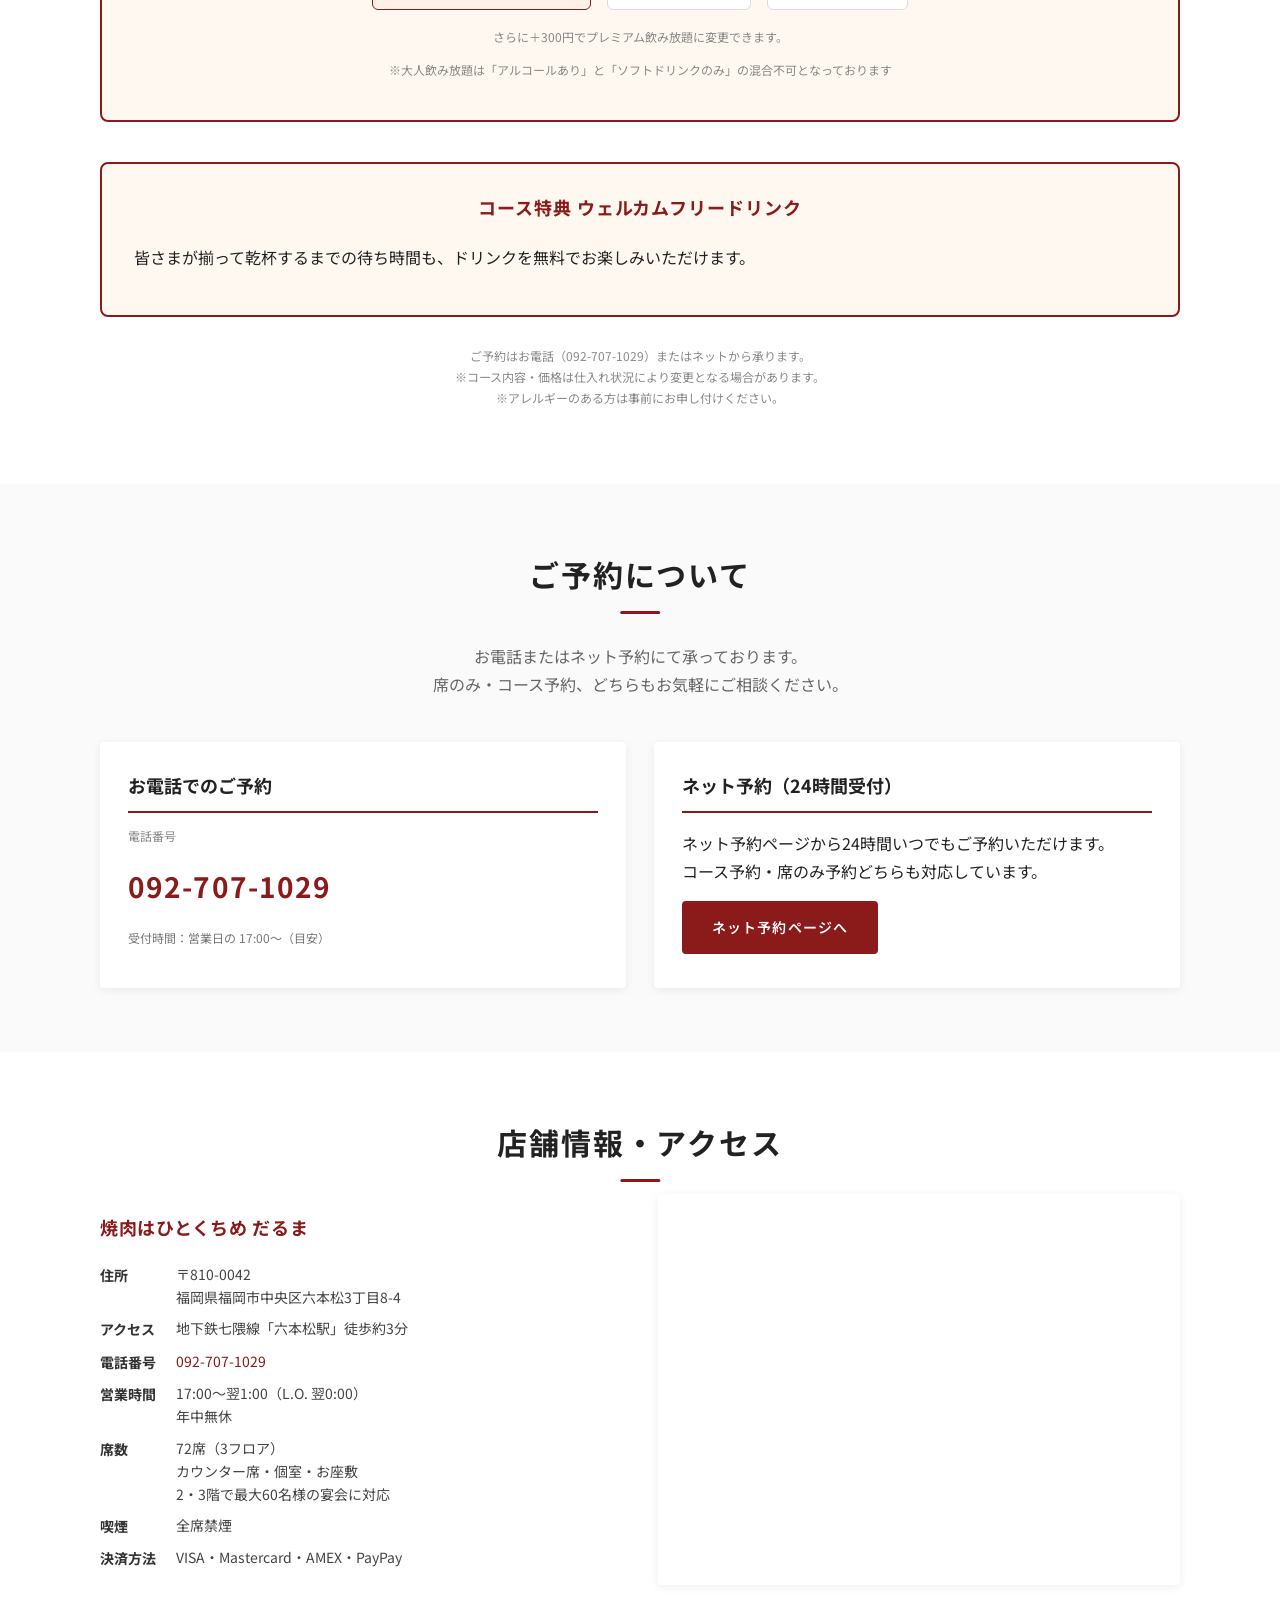
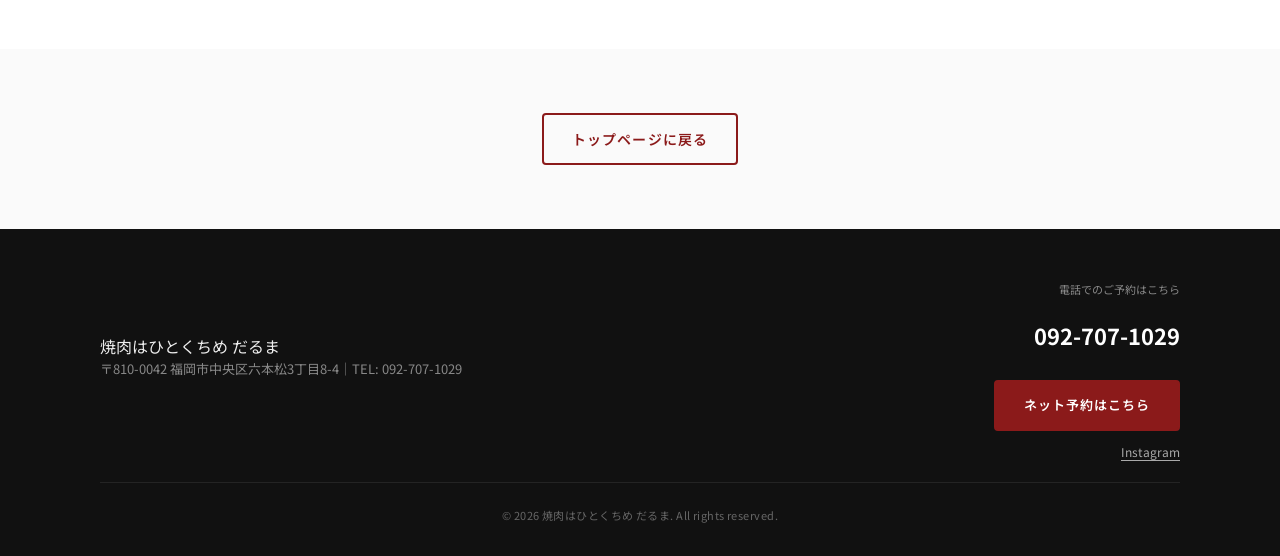
<file: course.html>
<!DOCTYPE html>
<html lang="ja">
<head>
<meta charset="UTF-8">
<title>ご宴会コース｜焼肉はひとくちめ だるま</title>
<meta name="viewport" content="width=device-width, initial-scale=1">
<meta name="description" content="焼肉はひとくちめ だるまの宴会コース。だるま王道3,000円・名物3,500円・忘新年会4,000円・贅沢4,500円の4プラン。飲み放題は別途2時間制。六本松駅徒歩3分。">
<link rel="icon" href="./images/daruma_icon.png">
<link rel="preconnect" href="https://fonts.googleapis.com">
<link rel="preconnect" href="https://fonts.gstatic.com" crossorigin>
<link href="https://fonts.googleapis.com/css2?family=Noto+Sans+JP:wght@400;500;700&display=swap" rel="stylesheet">
<link rel="stylesheet" href="./style.css">
<meta property="og:type" content="website">
<meta property="og:title" content="ご宴会コース｜焼肉はひとくちめ だるま">
<meta property="og:description" content="3,000円からの宴会コースを4プランご用意。2時間の飲み放題は追加オプション。">
<meta property="og:url" content="https://yakiniku-daruma.com/course.html">
<link rel="canonical" href="https://yakiniku-daruma.com/course.html">
<!-- Google tag (gtag.js) -->
<script async src="https://www.googletagmanager.com/gtag/js?id=G-HGLZ6EKW17"></script>
<script>
  window.dataLayer = window.dataLayer || [];
  function gtag(){dataLayer.push(arguments);}
  gtag('js', new Date());
  gtag('config', 'G-HGLZ6EKW17');
</script>
</head>

<body data-page="course">
<div id="shared-header"></div>

<main id="main">

  <section class="section page-head">
    <div class="section-inner">
      <h1 class="page-title">ご宴会コース</h1>
      <p class="page-lead">各種宴会にぴったりの4コースをご用意しています。<br>少人数の宴会は半個室へ。2・3階では最大60名様までご利用いただけます。</p>
    </div>
  </section>

  <section class="section course">
    <div class="section-inner">

      <article class="course-row course-row--no-img">
        <div class="course-row__body">
          <h2 class="course-row__title">
            イチオシ！だるま名物コース〈お料理のみ〉
            <span class="course-row__price">3,500<small>円</small><span class="price-tax">（税込）</span></span>
          </h2>
          <p class="course-row__desc">名物全部入り！各種宴会にもおすすめ！</p>
          <dl class="course-specs">
            <div class="course-specs__row"><dt>飲み放題</dt><dd>別途（追加オプション）</dd></div>
          </dl>

          <div class="course-row__items">
            <p class="course-items-label">【コース内容】</p>
            <ul>
              <li>〈名物〉ダブルPタン盛り</li>
              <li>〈名物〉たれ漬けメガカルビ</li>
              <li>〈名物〉和牛さしカルビ</li>
              <li>〈名物〉辛ウマやわらかサガリ</li>
              <li>〈名物〉塩たれハラミ</li>
              <li>〈名物〉スタミナカルビ</li>
              <li>梅しそせせり</li>
              <li>国産ホルモン2種（青唐甘酢）</li>
              <li>自家製キムチ2種とナムル</li>
              <li>炊きたてのお米（おかわりし放題）</li>
              <li>お口直しのパイナップル</li>
            </ul>
          </div>

          <a href="https://yoyaku.toreta.in/hitokuchidaruma/?stamp=homepage" target="_blank" rel="noopener" class="btn-primary course-row__btn">予約する</a>
        </div>
      </article>

      <article class="course-row course-row--no-img">
        <div class="course-row__body">
          <h2 class="course-row__title">
            だるま王道コース〈お料理のみ〉
            <span class="course-row__price">3,000<small>円</small><span class="price-tax">（税込）</span></span>
          </h2>
          <p class="course-row__desc">＋500円でご飯食べ放題！</p>
          <dl class="course-specs">
            <div class="course-specs__row"><dt>飲み放題</dt><dd>別途（追加オプション）</dd></div>
          </dl>

          <div class="course-row__items">
            <p class="course-items-label">【コース内容】</p>
            <ul>
              <li>〈名物〉ダブルPタン盛り</li>
              <li>〈名物〉たれ漬けメガカルビ</li>
              <li>〈名物〉和牛さしカルビ</li>
              <li>〈名物〉塩たれハラミ</li>
              <li>〈名物〉辛ウマやわらかサガリ</li>
              <li>自家製キムチとナムル</li>
              <li>梅しそせせり</li>
              <li>国産ホルモン2種（青唐甘酢）</li>
              <li>雷山豚ウインナー</li>
              <li>炊きたてのお米</li>
              <li>お口直しのパイナップル</li>
            </ul>
          </div>

          <a href="https://yoyaku.toreta.in/hitokuchidaruma/?stamp=homepage" target="_blank" rel="noopener" class="btn-primary course-row__btn">予約する</a>
        </div>
      </article>

      <article class="course-row course-row--no-img">
        <div class="course-row__body">
          <h2 class="course-row__title">
            だるま忘新年会コース〈お料理のみ〉
            <span class="course-row__price">4,000<small>円</small><span class="price-tax">（税込）</span></span>
          </h2>
          <p class="course-row__desc">忘新年会におすすめ！</p>
          <dl class="course-specs">
            <div class="course-specs__row"><dt>飲み放題</dt><dd>別途（追加オプション）</dd></div>
          </dl>

          <div class="course-row__items">
            <p class="course-items-label">【コース内容】</p>
            <ul>
              <li>〈名物〉和牛赤身3点盛り</li>
              <li>〈名物〉ダブルPタン盛り</li>
              <li>〈名物〉たれ漬けメガカルビ</li>
              <li>〈名物〉和牛さしカルビ</li>
              <li>〈名物〉塩たれハラミ</li>
              <li>〈名物〉辛ウマやわらかサガリ</li>
              <li>自家製キムチ2種とナムル</li>
              <li>たれも旨い！シロホルモン</li>
              <li>焼き野菜の2種盛り</li>
              <li>炊きたてのお米（おかわりし放題）</li>
              <li>本日のデザート</li>
            </ul>
          </div>

          <a href="https://yoyaku.toreta.in/hitokuchidaruma/?stamp=homepage" target="_blank" rel="noopener" class="btn-primary course-row__btn">予約する</a>
        </div>
      </article>

      <article class="course-row course-row--no-img">
        <div class="course-row__body">
          <h2 class="course-row__title">
            だるま贅沢コース〈お料理のみ〉
            <span class="course-row__price">4,500<small>円</small><span class="price-tax">（税込）</span></span>
          </h2>
          <p class="course-row__desc">特別な会におすすめ。大満足の内容でおもてなし。</p>
          <dl class="course-specs">
            <div class="course-specs__row"><dt>飲み放題</dt><dd>別途（追加オプション）</dd></div>
          </dl>

          <div class="course-row__items">
            <p class="course-items-label">【コース内容】</p>
            <ul>
              <li>〈名物〉和牛赤身5点盛り</li>
              <li>〈名物〉ダブルPタン盛り</li>
              <li>〈名物〉たれ漬けメガカルビ</li>
              <li>〈名物〉和牛さしカルビ</li>
              <li>〈名物〉塩たれハラミ</li>
              <li>〈名物〉辛ウマやわらかサガリ</li>
              <li>自家製キムチ2種とナムル</li>
              <li>牛タンスライス</li>
              <li>国産ホルモン3種（青唐甘酢）</li>
              <li>炊きたてのお米（おかわりし放題）</li>
              <li>本日のデザート</li>
            </ul>
          </div>

          <a href="https://yoyaku.toreta.in/hitokuchidaruma/?stamp=homepage" target="_blank" rel="noopener" class="btn-primary course-row__btn">予約する</a>
        </div>
      </article>

      <!-- 飲み放題オプション -->
      <div class="course-drink-plan">
        <h3>追加オプション 飲み放題 2時間</h3>
        <div class="course-drink-grid">
          <div class="course-drink-item course-drink-item--alcohol">
            <span class="drink-label">アルコール＆ソフトドリンク<small>（大人のみ）</small></span>
            <span class="drink-price">+2,000円</span>
          </div>
          <div class="course-drink-item">
            <span class="drink-label">ソフトドリンク<small>（大人）</small></span>
            <span class="drink-price">+1,000円</span>
          </div>
          <div class="course-drink-item">
            <span class="drink-label">ソフトドリンク<small>（子ども）</small></span>
            <span class="drink-price">+500円</span>
          </div>
        </div>
        <p class="course-drink-note">さらに＋300円でプレミアム飲み放題に変更できます。</p>
        <p class="course-drink-note">※大人飲み放題は「アルコールあり」と「ソフトドリンクのみ」の混合不可となっております</p>
      </div>

      <section class="course-drink-plan" aria-labelledby="welcome-drink-title">
        <h3 id="welcome-drink-title">コース特典 ウェルカムフリードリンク</h3>
        <p>皆さまが揃って乾杯するまでの待ち時間も、ドリンクを無料でお楽しみいただけます。</p>
      </section>

      <p class="course-note">
        ご予約は<a href="tel:0927071029">お電話（092-707-1029）</a>またはネットから承ります。<br>
        ※コース内容・価格は仕入れ状況により変更となる場合があります。<br>
        ※アレルギーのある方は事前にお申し付けください。
      </p>

    </div>
  </section>

  <div id="shared-bottom"></div>
  <a href="#" class="page-top" aria-label="ページの先頭へ"><svg xmlns="http://www.w3.org/2000/svg" width="22" height="22" viewBox="0 0 24 24" fill="none" stroke="currentColor" stroke-width="2.5" stroke-linecap="round" stroke-linejoin="round"><polyline points="18 15 12 9 6 15"/></svg></a>

</main>

<script src="./common.js"></script>
</body>
</html>
</file>
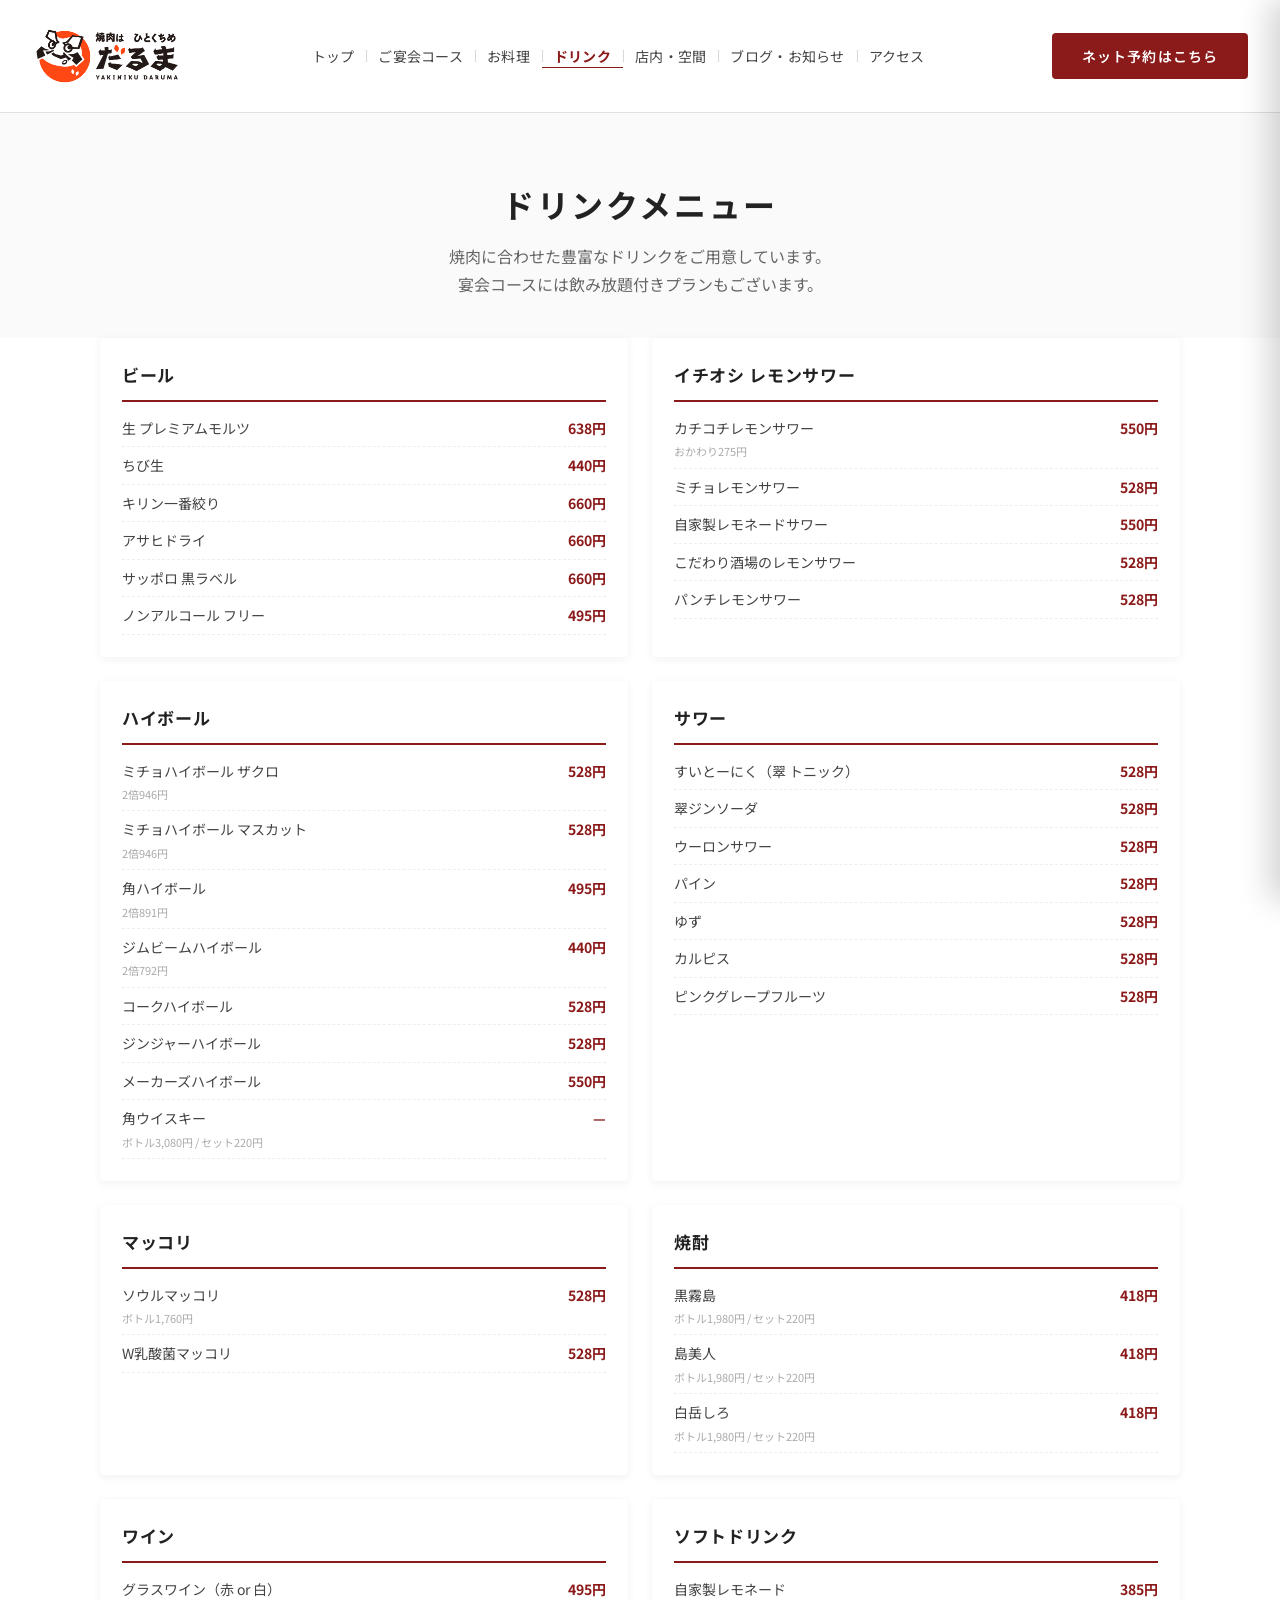
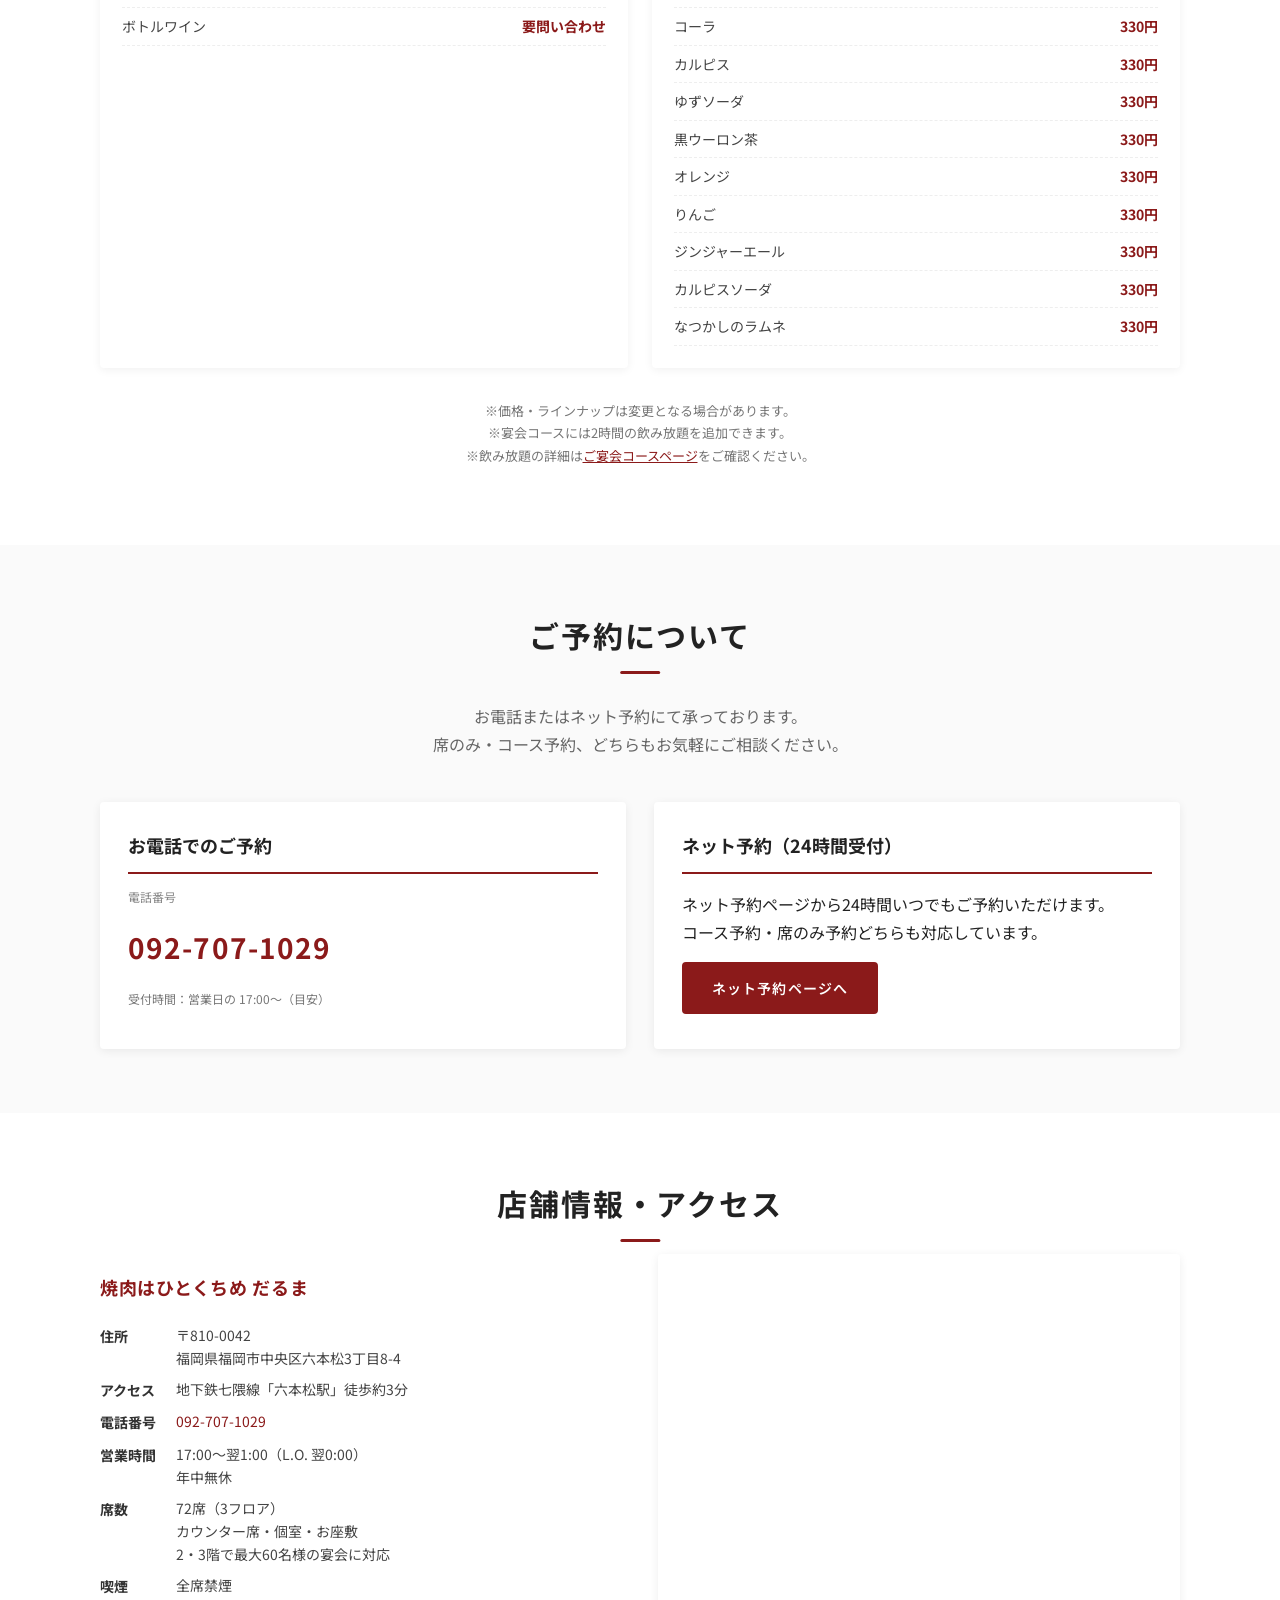
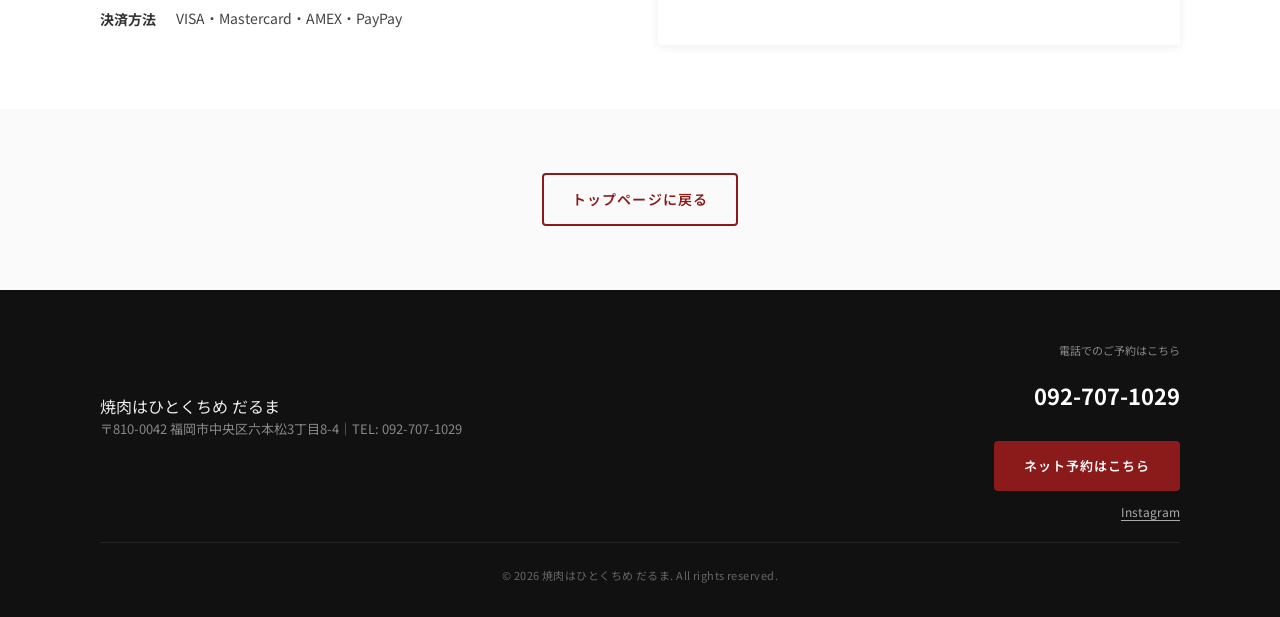
<file: drink.html>
<!DOCTYPE html>
<html lang="ja">
<head>
<meta charset="UTF-8">
<title>ドリンクメニュー｜焼肉はひとくちめ だるま</title>
<meta name="viewport" content="width=device-width, initial-scale=1">
<meta name="description" content="焼肉はひとくちめ だるまのドリンクメニュー。生ビール・レモンサワー・ハイボール・マッコリ・焼酎・ワイン・ソフトドリンクなど豊富にご用意。">
<link rel="icon" href="./images/daruma_icon.png">
<link rel="preconnect" href="https://fonts.googleapis.com">
<link rel="preconnect" href="https://fonts.gstatic.com" crossorigin>
<link href="https://fonts.googleapis.com/css2?family=Noto+Sans+JP:wght@400;500;700&display=swap" rel="stylesheet">
<link rel="stylesheet" href="./style.css">
<meta property="og:type" content="website">
<meta property="og:title" content="ドリンクメニュー｜焼肉はひとくちめ だるま">
<meta property="og:url" content="https://yakiniku-daruma.com/drink.html">
<link rel="canonical" href="https://yakiniku-daruma.com/drink.html">
<!-- Google tag (gtag.js) -->
<script async src="https://www.googletagmanager.com/gtag/js?id=G-HGLZ6EKW17"></script>
<script>
  window.dataLayer = window.dataLayer || [];
  function gtag(){dataLayer.push(arguments);}
  gtag('js', new Date());
  gtag('config', 'G-HGLZ6EKW17');
</script>
</head>

<body data-page="drink">
<div id="shared-header"></div>

<main id="main">

  <section class="section page-head">
    <div class="section-inner">
      <h1 class="page-title">ドリンクメニュー</h1>
      <p class="page-lead">
        焼肉に合わせた豊富なドリンクをご用意しています。<br>
        宴会コースには飲み放題付きプランもございます。
      </p>
    </div>
  </section>

  <section class="section" style="background:#fff; padding-top:0;">
    <div class="section-inner">
      <div class="drinkcat-grid">

        <!-- ビール -->
        <div class="drinkcat-card">
          <h3 class="drinkcat-title">ビール</h3>
          <ul class="drinkcat-list">
            <li><span>生 プレミアムモルツ</span><span class="price">638円</span></li>
            <li><span>ちび生</span><span class="price">440円</span></li>
            <li><span>キリン一番絞り</span><span class="price">660円</span></li>
            <li><span>アサヒドライ</span><span class="price">660円</span></li>
            <li><span>サッポロ 黒ラベル</span><span class="price">660円</span></li>
            <li><span>ノンアルコール フリー</span><span class="price">495円</span></li>
          </ul>
        </div>

        <!-- イチオシ レモンサワー -->
        <div class="drinkcat-card">
          <h3 class="drinkcat-title">イチオシ レモンサワー</h3>
          <ul class="drinkcat-list">
            <li><span>カチコチレモンサワー<span class="drinkcat-sub">おかわり275円</span></span><span class="price">550円</span></li>
            <li><span>ミチョレモンサワー</span><span class="price">528円</span></li>
            <li><span>自家製レモネードサワー</span><span class="price">550円</span></li>
            <li><span>こだわり酒場のレモンサワー</span><span class="price">528円</span></li>
            <li><span>パンチレモンサワー</span><span class="price">528円</span></li>
          </ul>
        </div>

        <!-- ハイボール -->
        <div class="drinkcat-card">
          <h3 class="drinkcat-title">ハイボール</h3>
          <ul class="drinkcat-list">
            <li><span>ミチョハイボール ザクロ<span class="drinkcat-sub">2倍946円</span></span><span class="price">528円</span></li>
            <li><span>ミチョハイボール マスカット<span class="drinkcat-sub">2倍946円</span></span><span class="price">528円</span></li>
            <li><span>角ハイボール<span class="drinkcat-sub">2倍891円</span></span><span class="price">495円</span></li>
            <li><span>ジムビームハイボール<span class="drinkcat-sub">2倍792円</span></span><span class="price">440円</span></li>
            <li><span>コークハイボール</span><span class="price">528円</span></li>
            <li><span>ジンジャーハイボール</span><span class="price">528円</span></li>
            <li><span>メーカーズハイボール</span><span class="price">550円</span></li>
            <li><span>角ウイスキー<span class="drinkcat-sub">ボトル3,080円 / セット220円</span></span><span class="price">—</span></li>
          </ul>
        </div>

        <!-- サワー -->
        <div class="drinkcat-card">
          <h3 class="drinkcat-title">サワー</h3>
          <ul class="drinkcat-list">
            <li><span>すいとーにく（翠 トニック）</span><span class="price">528円</span></li>
            <li><span>翠ジンソーダ</span><span class="price">528円</span></li>
            <li><span>ウーロンサワー</span><span class="price">528円</span></li>
            <li><span>パイン</span><span class="price">528円</span></li>
            <li><span>ゆず</span><span class="price">528円</span></li>
            <li><span>カルピス</span><span class="price">528円</span></li>
            <li><span>ピンクグレープフルーツ</span><span class="price">528円</span></li>
          </ul>
        </div>

        <!-- マッコリ -->
        <div class="drinkcat-card">
          <h3 class="drinkcat-title">マッコリ</h3>
          <ul class="drinkcat-list">
            <li><span>ソウルマッコリ<span class="drinkcat-sub">ボトル1,760円</span></span><span class="price">528円</span></li>
            <li><span>W乳酸菌マッコリ</span><span class="price">528円</span></li>
          </ul>
        </div>

        <!-- 焼酎 -->
        <div class="drinkcat-card">
          <h3 class="drinkcat-title">焼酎</h3>
          <ul class="drinkcat-list">
            <li><span>黒霧島<span class="drinkcat-sub">ボトル1,980円 / セット220円</span></span><span class="price">418円</span></li>
            <li><span>島美人<span class="drinkcat-sub">ボトル1,980円 / セット220円</span></span><span class="price">418円</span></li>
            <li><span>白岳しろ<span class="drinkcat-sub">ボトル1,980円 / セット220円</span></span><span class="price">418円</span></li>
          </ul>
        </div>

        <!-- ワイン -->
        <div class="drinkcat-card">
          <h3 class="drinkcat-title">ワイン</h3>
          <ul class="drinkcat-list">
            <li><span>グラスワイン（赤 or 白）</span><span class="price">495円</span></li>
            <li><span>ボトルワイン</span><span class="price">要問い合わせ</span></li>
          </ul>
        </div>

        <!-- ソフトドリンク -->
        <div class="drinkcat-card">
          <h3 class="drinkcat-title">ソフトドリンク</h3>
          <ul class="drinkcat-list">
            <li><span>自家製レモネード</span><span class="price">385円</span></li>
            <li><span>コーラ</span><span class="price">330円</span></li>
            <li><span>カルピス</span><span class="price">330円</span></li>
            <li><span>ゆずソーダ</span><span class="price">330円</span></li>
            <li><span>黒ウーロン茶</span><span class="price">330円</span></li>
            <li><span>オレンジ</span><span class="price">330円</span></li>
            <li><span>りんご</span><span class="price">330円</span></li>
            <li><span>ジンジャーエール</span><span class="price">330円</span></li>
            <li><span>カルピスソーダ</span><span class="price">330円</span></li>
            <li><span>なつかしのラムネ</span><span class="price">330円</span></li>
          </ul>
        </div>

      </div>

      <p class="mp-note" style="margin-top:32px;">
        ※価格・ラインナップは変更となる場合があります。<br>
        ※宴会コースには2時間の飲み放題を追加できます。<br>
        ※飲み放題の詳細は<a href="/course.html" style="color:var(--primary); text-decoration:underline;">ご宴会コースページ</a>をご確認ください。
      </p>
    </div>
  </section>

  <div id="shared-bottom"></div>
  <a href="#" class="page-top" aria-label="ページの先頭へ"><svg xmlns="http://www.w3.org/2000/svg" width="22" height="22" viewBox="0 0 24 24" fill="none" stroke="currentColor" stroke-width="2.5" stroke-linecap="round" stroke-linejoin="round"><polyline points="18 15 12 9 6 15"/></svg></a>

</main>

<script src="./common.js"></script>
</body>
</html>
</file>
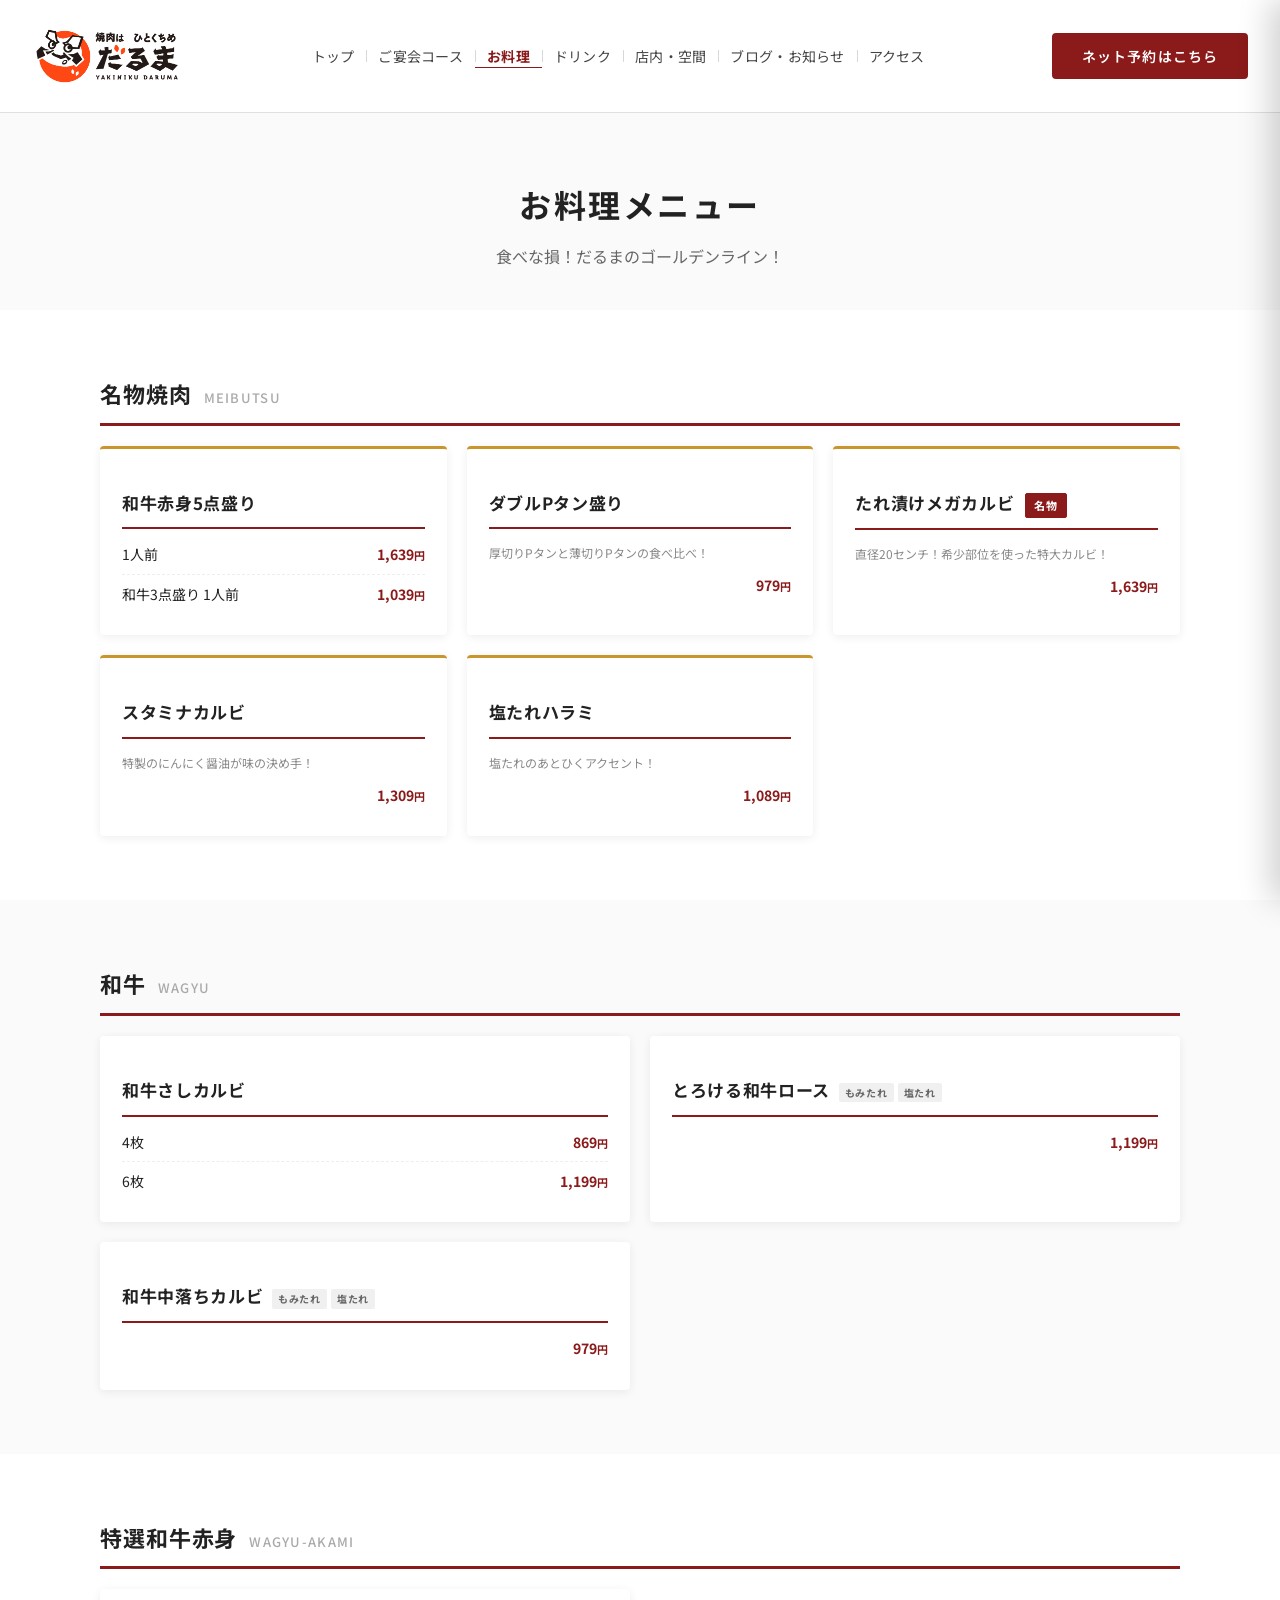
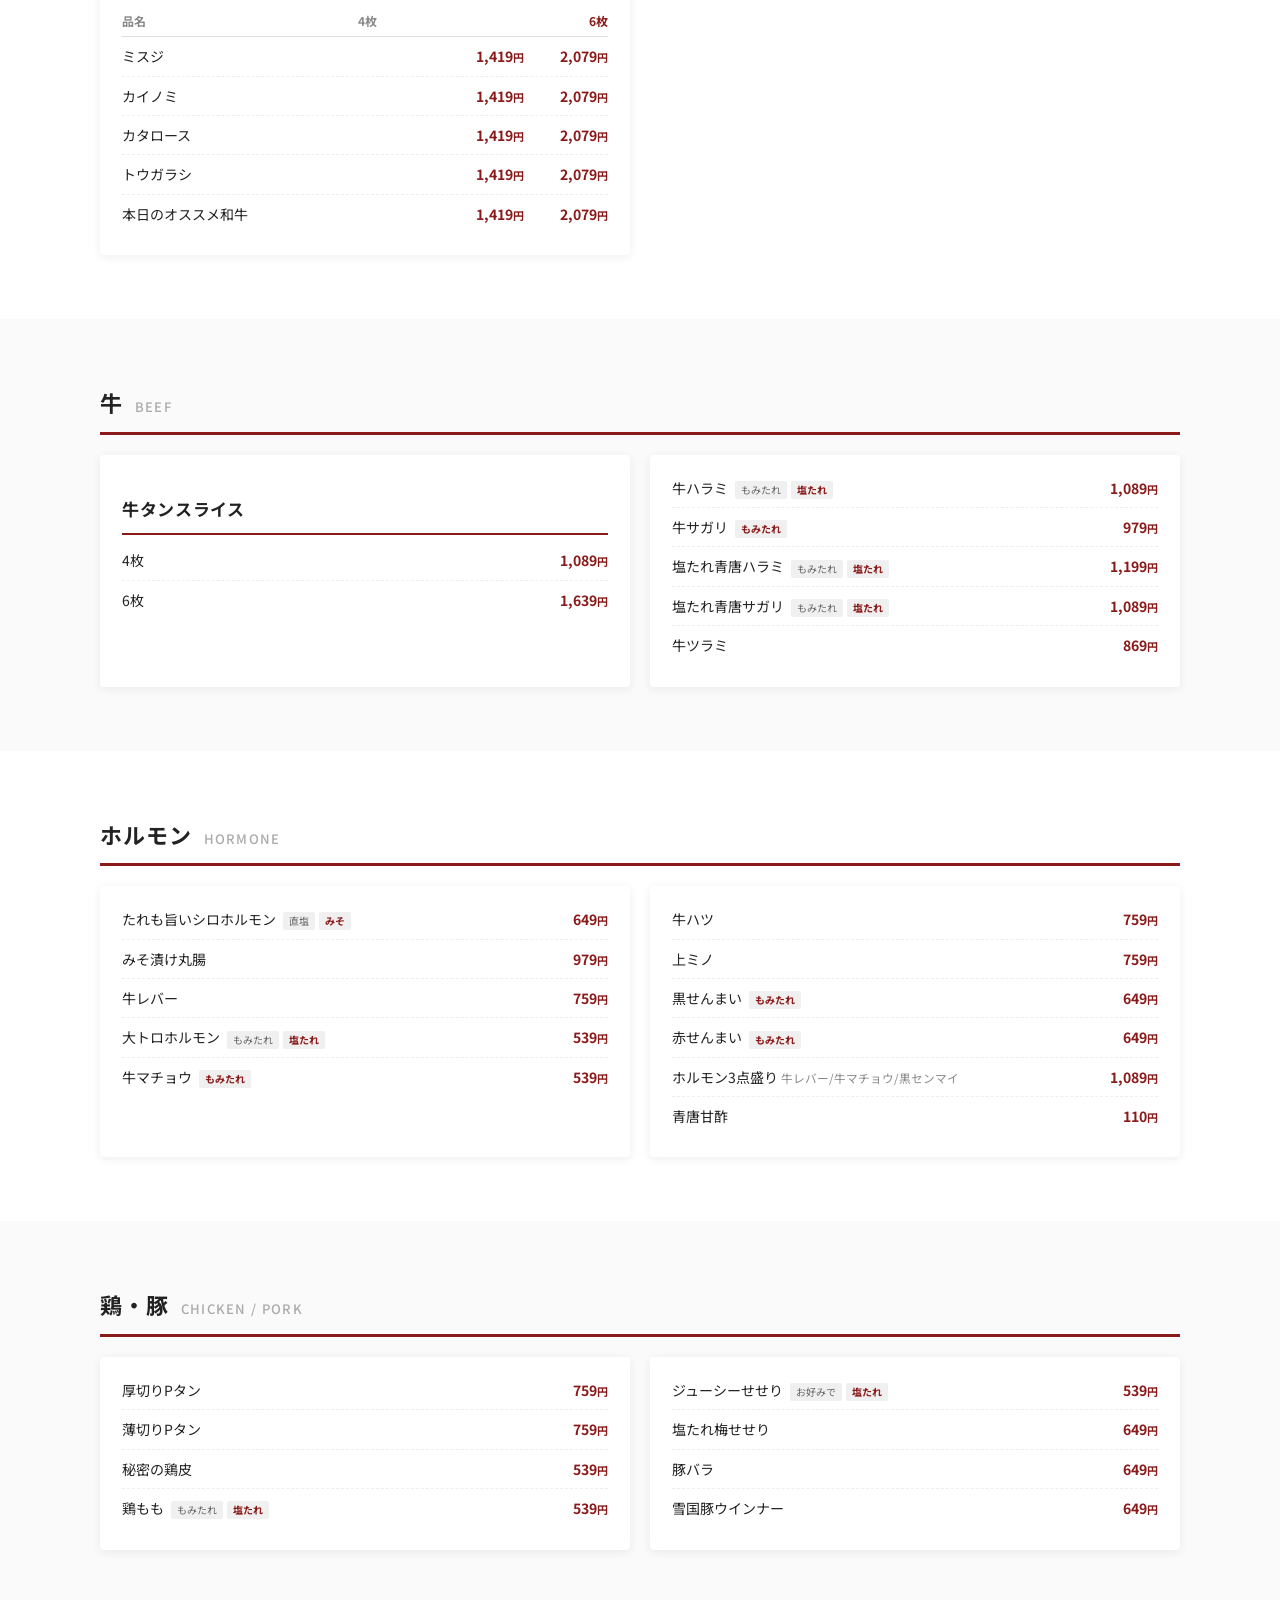
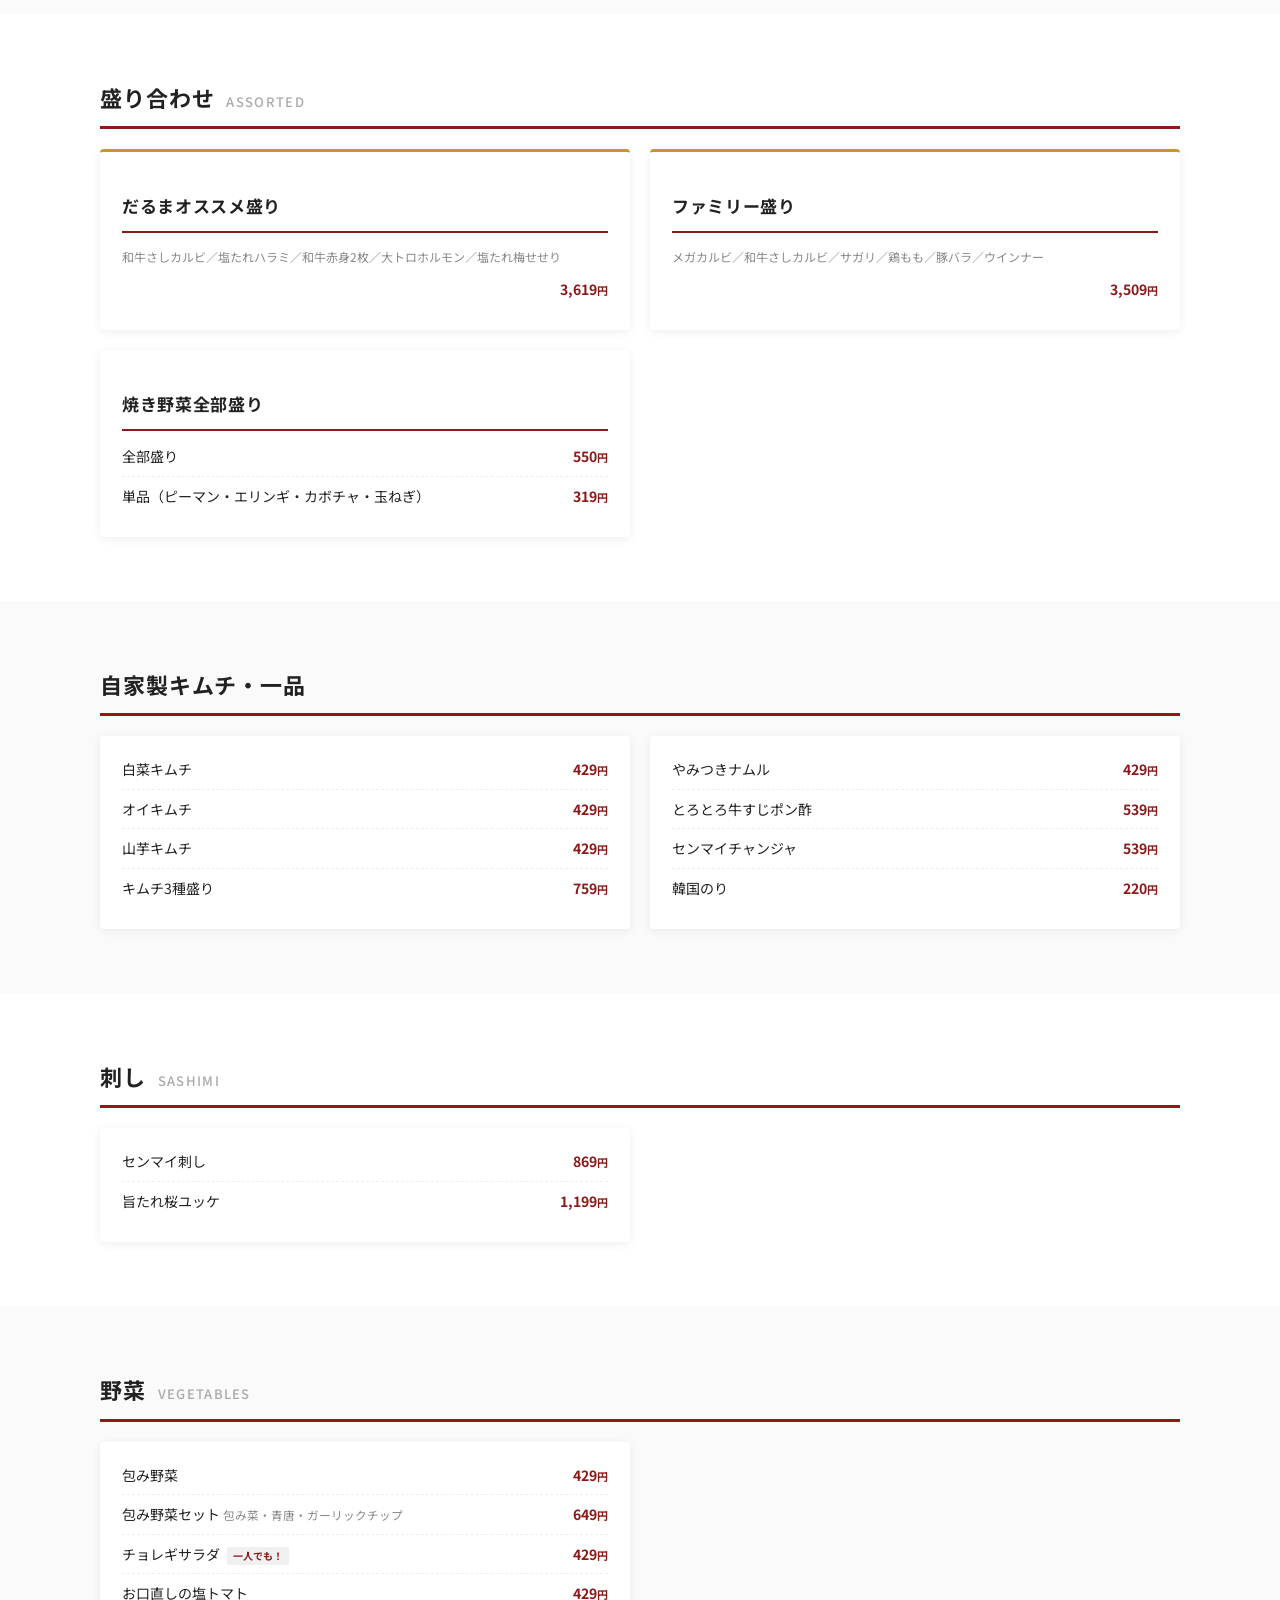
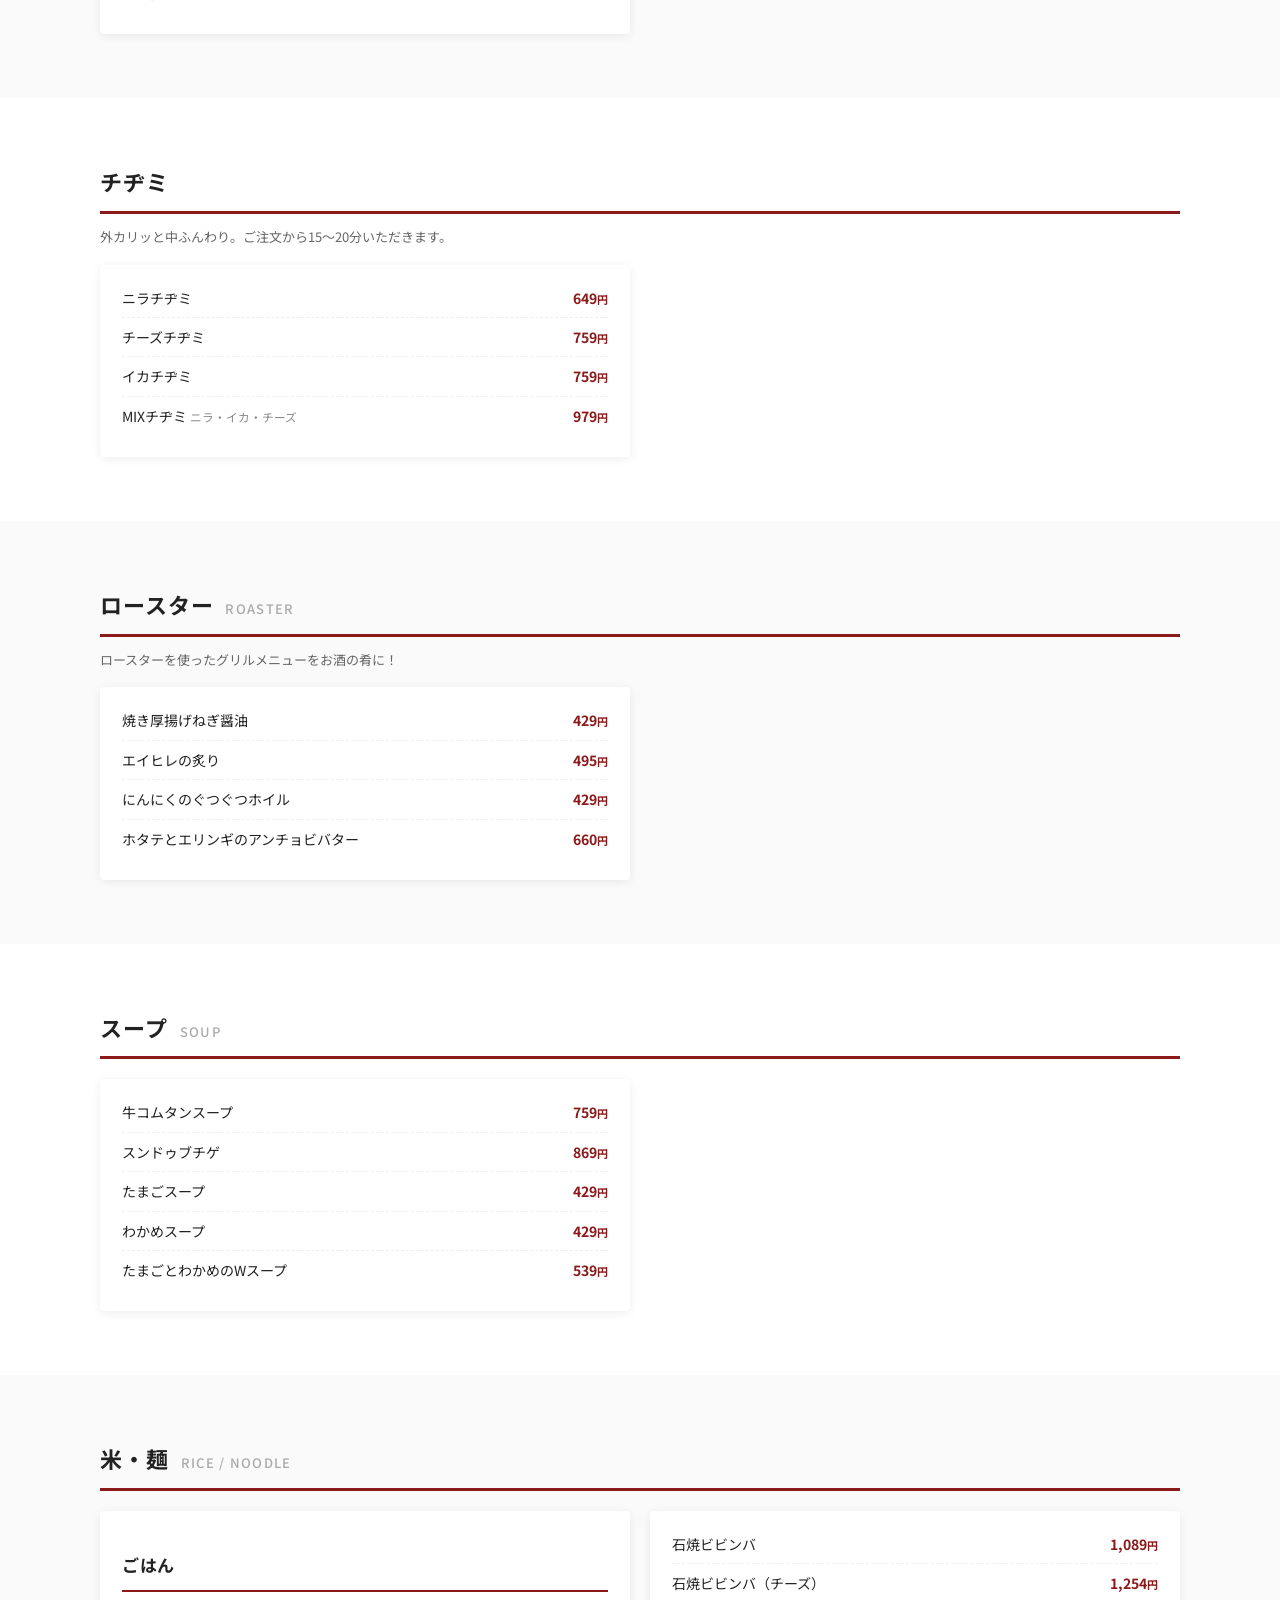
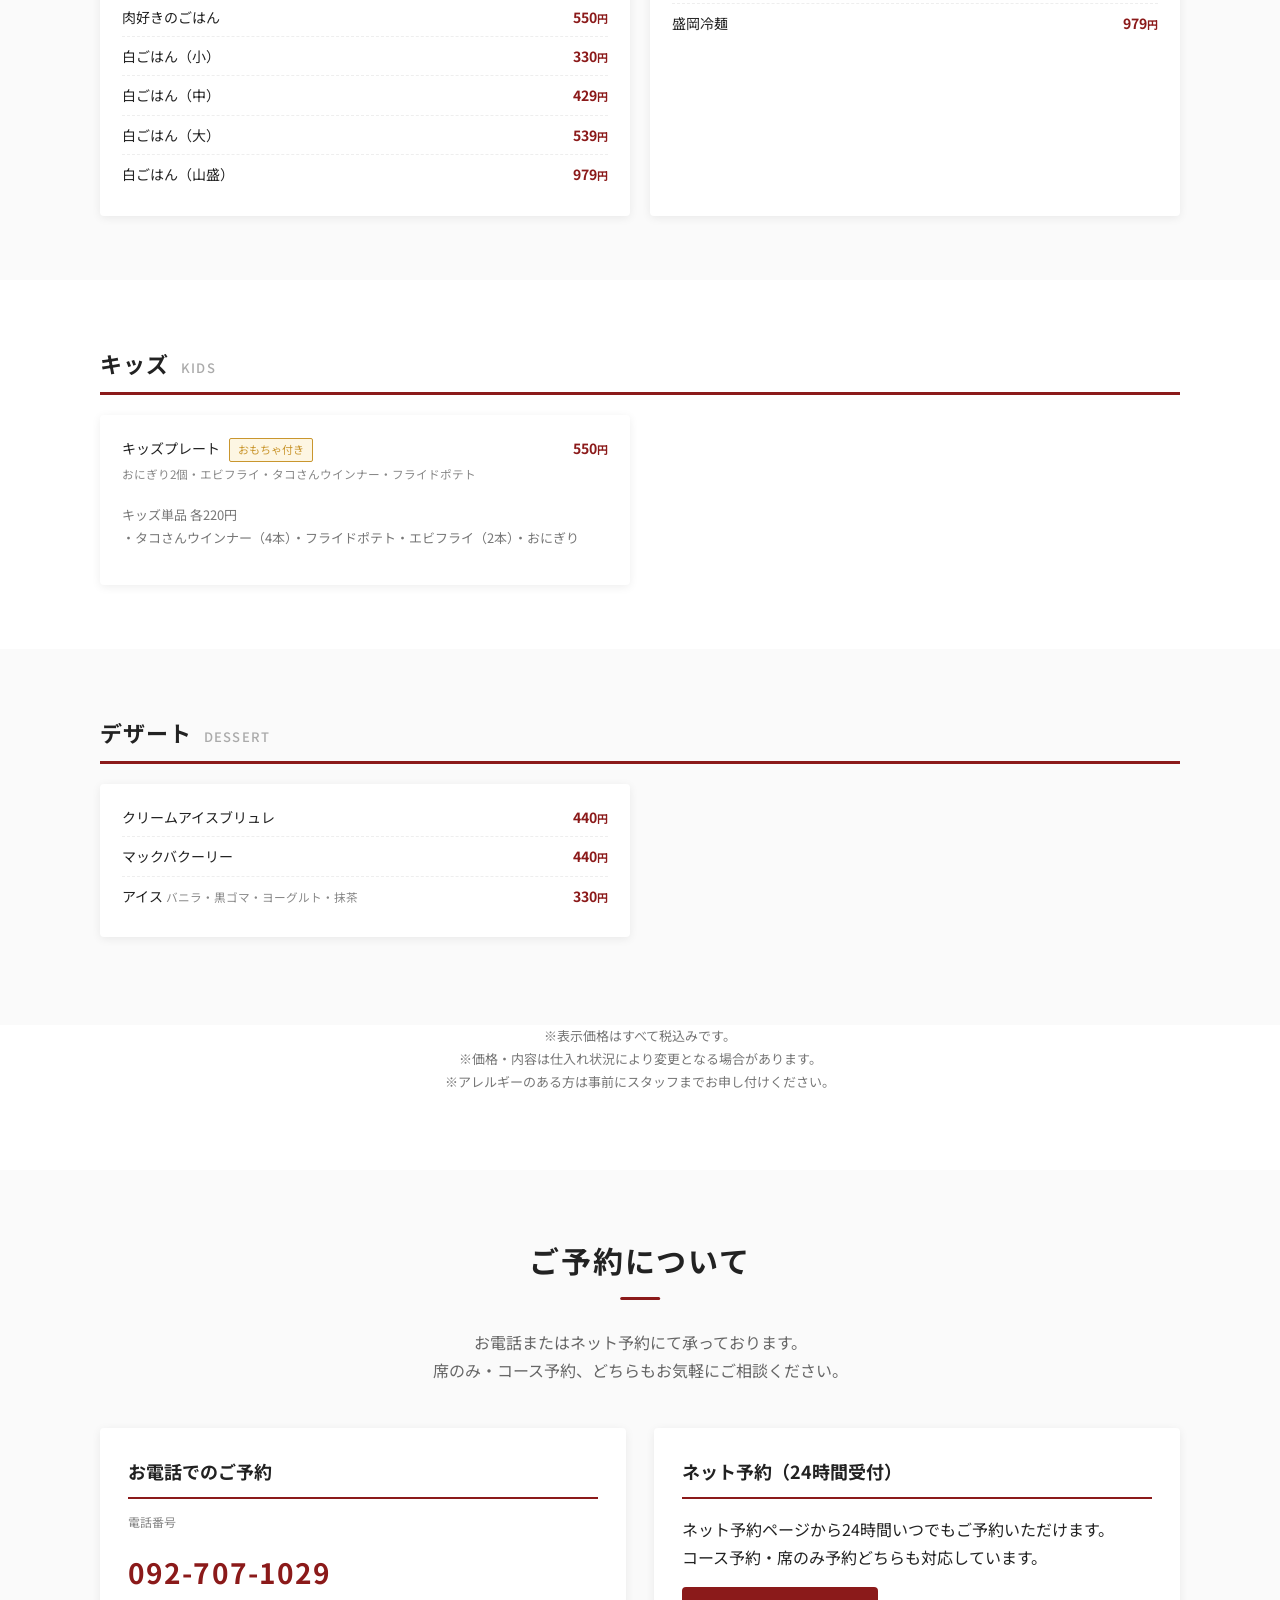
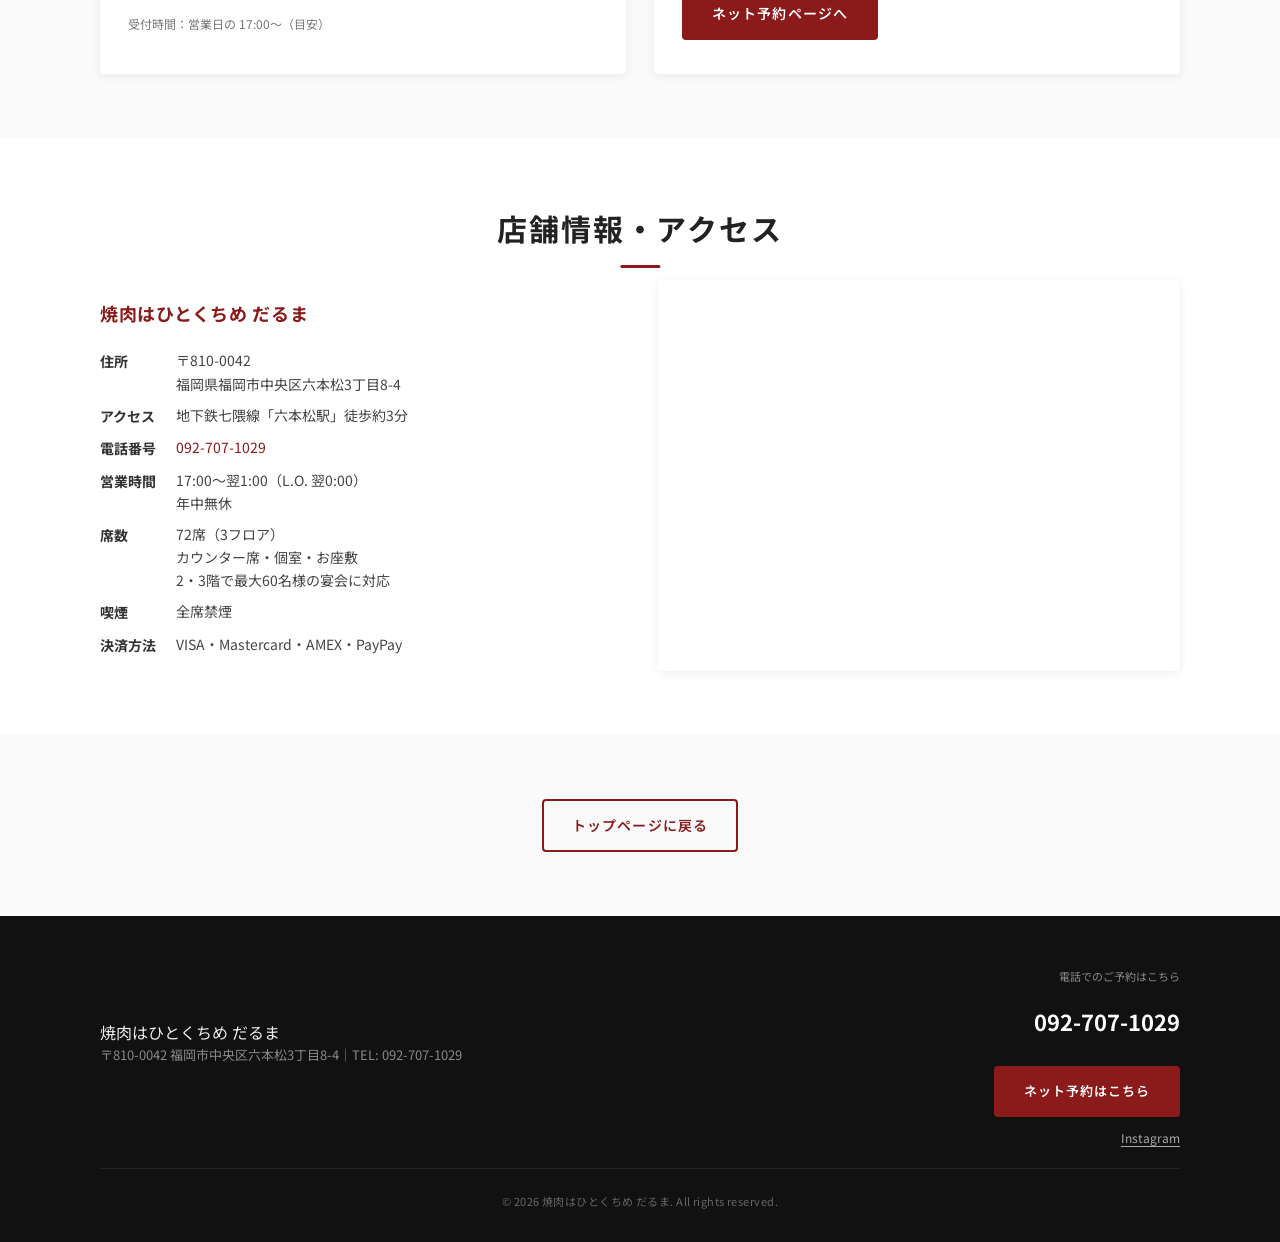
<file: menu.html>
<!DOCTYPE html>
<html lang="ja">
<head>
<meta charset="UTF-8">
<title>お料理メニュー｜焼肉はひとくちめ だるま</title>
<meta name="viewport" content="width=device-width, initial-scale=1">
<meta name="description" content="焼肉はひとくちめ だるまのお料理メニュー。名物焼肉・和牛・ホルモン・一品料理・デザートなど充実のラインナップ。六本松駅徒歩3分。">
<link rel="icon" href="./images/daruma_icon.png">
<link rel="preconnect" href="https://fonts.googleapis.com">
<link rel="preconnect" href="https://fonts.gstatic.com" crossorigin>
<link href="https://fonts.googleapis.com/css2?family=Noto+Sans+JP:wght@400;500;700&display=swap" rel="stylesheet">
<link rel="stylesheet" href="./style.css">
<meta property="og:type" content="website">
<meta property="og:title" content="お料理メニュー｜焼肉はひとくちめ だるま">
<meta property="og:url" content="https://yakiniku-daruma.com/menu.html">
<link rel="canonical" href="https://yakiniku-daruma.com/menu.html">
<!-- Google tag (gtag.js) -->
<script async src="https://www.googletagmanager.com/gtag/js?id=G-HGLZ6EKW17"></script>
<script>
  window.dataLayer = window.dataLayer || [];
  function gtag(){dataLayer.push(arguments);}
  gtag('js', new Date());
  gtag('config', 'G-HGLZ6EKW17');
</script>
</head>

<body data-page="menu">
<div id="shared-header"></div>

<main id="main">

  <section class="section page-head">
    <div class="section-inner">
      <h1 class="page-title">お料理メニュー</h1>
      <p class="page-lead">食べな損！だるまのゴールデンライン！</p>
    </div>
  </section>

  <!-- 名物焼肉 -->
  <section class="section menu-section" style="background:#fff;">
    <div class="section-inner">
      <h2 class="menu-cat-title"><span class="menu-cat-ja">名物焼肉</span><span class="menu-cat-en">MEIBUTSU</span></h2>
      <div class="mp-grid mp-grid--3">

        <div class="mp-card mp-card--feature">
          <p class="mp-card__title">和牛赤身5点盛り</p>
          <ul class="mp-list">
            <li class="mp-item"><span>1人前</span><span class="mp-price">1,639<small>円</small></span></li>
            <li class="mp-item"><span>和牛3点盛り 1人前</span><span class="mp-price">1,039<small>円</small></span></li>
          </ul>
        </div>

        <div class="mp-card mp-card--feature">
          <p class="mp-card__title">ダブルPタン盛り</p>
          <p class="mp-card__note">厚切りPタンと薄切りPタンの食べ比べ！</p>
          <ul class="mp-list">
            <li class="mp-item"><span></span><span class="mp-price">979<small>円</small></span></li>
          </ul>
        </div>

        <div class="mp-card mp-card--feature">
          <p class="mp-card__title">たれ漬けメガカルビ <span class="mp-badge mp-badge--red">名物</span></p>
          <p class="mp-card__note">直径20センチ！希少部位を使った特大カルビ！</p>
          <ul class="mp-list">
            <li class="mp-item"><span></span><span class="mp-price">1,639<small>円</small></span></li>
          </ul>
        </div>

        <div class="mp-card mp-card--feature">
          <p class="mp-card__title">スタミナカルビ</p>
          <p class="mp-card__note">特製のにんにく醤油が味の決め手！</p>
          <ul class="mp-list">
            <li class="mp-item"><span></span><span class="mp-price">1,309<small>円</small></span></li>
          </ul>
        </div>

        <div class="mp-card mp-card--feature">
          <p class="mp-card__title">塩たれハラミ</p>
          <p class="mp-card__note">塩たれのあとひくアクセント！</p>
          <ul class="mp-list">
            <li class="mp-item"><span></span><span class="mp-price">1,089<small>円</small></span></li>
          </ul>
        </div>

      </div>
    </div>
  </section>

  <!-- 和牛 -->
  <section class="section menu-section" style="background:#fafafa;">
    <div class="section-inner">
      <h2 class="menu-cat-title"><span class="menu-cat-ja">和牛</span><span class="menu-cat-en">WAGYU</span></h2>
      <div class="mp-grid mp-grid--2">

        <div class="mp-card">
          <p class="mp-card__title">和牛さしカルビ</p>
          <ul class="mp-list">
            <li class="mp-item"><span>4枚</span><span class="mp-price">869<small>円</small></span></li>
            <li class="mp-item"><span>6枚</span><span class="mp-price">1,199<small>円</small></span></li>
          </ul>
        </div>

        <div class="mp-card">
          <p class="mp-card__title">とろける和牛ロース <span class="mp-tag">もみたれ</span><span class="mp-tag">塩たれ</span></p>
          <ul class="mp-list">
            <li class="mp-item"><span></span><span class="mp-price">1,199<small>円</small></span></li>
          </ul>
        </div>

        <div class="mp-card">
          <p class="mp-card__title">和牛中落ちカルビ <span class="mp-tag">もみたれ</span><span class="mp-tag">塩たれ</span></p>
          <ul class="mp-list">
            <li class="mp-item"><span></span><span class="mp-price">979<small>円</small></span></li>
          </ul>
        </div>

      </div>
    </div>
  </section>

  <!-- 特選和牛赤身 -->
  <section class="section menu-section" style="background:#fff;">
    <div class="section-inner">
      <h2 class="menu-cat-title"><span class="menu-cat-ja">特選和牛赤身</span><span class="menu-cat-en">WAGYU-AKAMI</span></h2>
      <div class="mp-grid mp-grid--2">

        <div class="mp-card">
          <ul class="mp-list">
            <li class="mp-item mp-item--head"><span>品名</span><span>4枚</span><span>6枚</span></li>
            <li class="mp-item mp-item--3col"><span>ミスジ</span><span class="mp-price">1,419<small>円</small></span><span class="mp-price">2,079<small>円</small></span></li>
            <li class="mp-item mp-item--3col"><span>カイノミ</span><span class="mp-price">1,419<small>円</small></span><span class="mp-price">2,079<small>円</small></span></li>
            <li class="mp-item mp-item--3col"><span>カタロース</span><span class="mp-price">1,419<small>円</small></span><span class="mp-price">2,079<small>円</small></span></li>
            <li class="mp-item mp-item--3col"><span>トウガラシ</span><span class="mp-price">1,419<small>円</small></span><span class="mp-price">2,079<small>円</small></span></li>
            <li class="mp-item mp-item--3col"><span>本日のオススメ和牛</span><span class="mp-price">1,419<small>円</small></span><span class="mp-price">2,079<small>円</small></span></li>
          </ul>
        </div>

      </div>
    </div>
  </section>

  <!-- 牛 -->
  <section class="section menu-section" style="background:#fafafa;">
    <div class="section-inner">
      <h2 class="menu-cat-title"><span class="menu-cat-ja">牛</span><span class="menu-cat-en">BEEF</span></h2>
      <div class="mp-grid mp-grid--2">

        <div class="mp-card">
          <p class="mp-card__title">牛タンスライス</p>
          <ul class="mp-list">
            <li class="mp-item"><span>4枚</span><span class="mp-price">1,089<small>円</small></span></li>
            <li class="mp-item"><span>6枚</span><span class="mp-price">1,639<small>円</small></span></li>
          </ul>
        </div>

        <div class="mp-card">
          <ul class="mp-list">
            <li class="mp-item"><span>牛ハラミ <span class="mp-tag">もみたれ</span><span class="mp-tag">塩たれ</span></span><span class="mp-price">1,089<small>円</small></span></li>
            <li class="mp-item"><span>牛サガリ <span class="mp-tag">もみたれ</span></span><span class="mp-price">979<small>円</small></span></li>
            <li class="mp-item"><span>塩たれ青唐ハラミ <span class="mp-tag">もみたれ</span><span class="mp-tag">塩たれ</span></span><span class="mp-price">1,199<small>円</small></span></li>
            <li class="mp-item"><span>塩たれ青唐サガリ <span class="mp-tag">もみたれ</span><span class="mp-tag">塩たれ</span></span><span class="mp-price">1,089<small>円</small></span></li>
            <li class="mp-item"><span>牛ツラミ</span><span class="mp-price">869<small>円</small></span></li>
          </ul>
        </div>

      </div>
    </div>
  </section>

  <!-- ホルモン -->
  <section class="section menu-section" style="background:#fff;">
    <div class="section-inner">
      <h2 class="menu-cat-title"><span class="menu-cat-ja">ホルモン</span><span class="menu-cat-en">HORMONE</span></h2>
      <div class="mp-grid mp-grid--2">

        <div class="mp-card">
          <ul class="mp-list">
            <li class="mp-item"><span>たれも旨いシロホルモン <span class="mp-tag">直塩</span><span class="mp-tag">みそ</span></span><span class="mp-price">649<small>円</small></span></li>
            <li class="mp-item"><span>みそ漬け丸腸</span><span class="mp-price">979<small>円</small></span></li>
            <li class="mp-item"><span>牛レバー</span><span class="mp-price">759<small>円</small></span></li>
            <li class="mp-item"><span>大トロホルモン <span class="mp-tag">もみたれ</span><span class="mp-tag">塩たれ</span></span><span class="mp-price">539<small>円</small></span></li>
            <li class="mp-item"><span>牛マチョウ <span class="mp-tag">もみたれ</span></span><span class="mp-price">539<small>円</small></span></li>
          </ul>
        </div>

        <div class="mp-card">
          <ul class="mp-list">
            <li class="mp-item"><span>牛ハツ</span><span class="mp-price">759<small>円</small></span></li>
            <li class="mp-item"><span>上ミノ</span><span class="mp-price">759<small>円</small></span></li>
            <li class="mp-item"><span>黒せんまい <span class="mp-tag">もみたれ</span></span><span class="mp-price">649<small>円</small></span></li>
            <li class="mp-item"><span>赤せんまい <span class="mp-tag">もみたれ</span></span><span class="mp-price">649<small>円</small></span></li>
            <li class="mp-item"><span>ホルモン3点盛り <small style="color:#888;">牛レバー/牛マチョウ/黒センマイ</small></span><span class="mp-price">1,089<small>円</small></span></li>
            <li class="mp-item"><span>青唐甘酢</span><span class="mp-price">110<small>円</small></span></li>
          </ul>
        </div>

      </div>
    </div>
  </section>

  <!-- 鶏・豚 -->
  <section class="section menu-section" style="background:#fafafa;">
    <div class="section-inner">
      <h2 class="menu-cat-title"><span class="menu-cat-ja">鶏・豚</span><span class="menu-cat-en">CHICKEN / PORK</span></h2>
      <div class="mp-grid mp-grid--2">

        <div class="mp-card">
          <ul class="mp-list">
            <li class="mp-item"><span>厚切りPタン</span><span class="mp-price">759<small>円</small></span></li>
            <li class="mp-item"><span>薄切りPタン</span><span class="mp-price">759<small>円</small></span></li>
            <li class="mp-item"><span>秘密の鶏皮</span><span class="mp-price">539<small>円</small></span></li>
            <li class="mp-item"><span>鶏もも <span class="mp-tag">もみたれ</span><span class="mp-tag">塩たれ</span></span><span class="mp-price">539<small>円</small></span></li>
          </ul>
        </div>

        <div class="mp-card">
          <ul class="mp-list">
            <li class="mp-item"><span>ジューシーせせり <span class="mp-tag">お好みで</span><span class="mp-tag">塩たれ</span></span><span class="mp-price">539<small>円</small></span></li>
            <li class="mp-item"><span>塩たれ梅せせり</span><span class="mp-price">649<small>円</small></span></li>
            <li class="mp-item"><span>豚バラ</span><span class="mp-price">649<small>円</small></span></li>
            <li class="mp-item"><span>雪国豚ウインナー</span><span class="mp-price">649<small>円</small></span></li>
          </ul>
        </div>

      </div>
    </div>
  </section>

  <!-- 盛り合わせ -->
  <section class="section menu-section" style="background:#fff;">
    <div class="section-inner">
      <h2 class="menu-cat-title"><span class="menu-cat-ja">盛り合わせ</span><span class="menu-cat-en">ASSORTED</span></h2>
      <div class="mp-grid mp-grid--2">

        <div class="mp-card mp-card--feature">
          <p class="mp-card__title">だるまオススメ盛り</p>
          <p class="mp-card__note">和牛さしカルビ／塩たれハラミ／和牛赤身2枚／大トロホルモン／塩たれ梅せせり</p>
          <ul class="mp-list">
            <li class="mp-item"><span></span><span class="mp-price">3,619<small>円</small></span></li>
          </ul>
        </div>

        <div class="mp-card mp-card--feature">
          <p class="mp-card__title">ファミリー盛り</p>
          <p class="mp-card__note">メガカルビ／和牛さしカルビ／サガリ／鶏もも／豚バラ／ウインナー</p>
          <ul class="mp-list">
            <li class="mp-item"><span></span><span class="mp-price">3,509<small>円</small></span></li>
          </ul>
        </div>

        <div class="mp-card">
          <p class="mp-card__title">焼き野菜全部盛り</p>
          <ul class="mp-list">
            <li class="mp-item"><span>全部盛り</span><span class="mp-price">550<small>円</small></span></li>
            <li class="mp-item"><span>単品（ピーマン・エリンギ・カボチャ・玉ねぎ）</span><span class="mp-price">319<small>円</small></span></li>
          </ul>
        </div>

      </div>
    </div>
  </section>

  <!-- 自家製キムチ・一品 -->
  <section class="section menu-section" style="background:#fafafa;">
    <div class="section-inner">
      <h2 class="menu-cat-title"><span class="menu-cat-ja">自家製キムチ・一品</span></h2>
      <div class="mp-grid mp-grid--2">

        <div class="mp-card">
          <ul class="mp-list">
            <li class="mp-item"><span>白菜キムチ</span><span class="mp-price">429<small>円</small></span></li>
            <li class="mp-item"><span>オイキムチ</span><span class="mp-price">429<small>円</small></span></li>
            <li class="mp-item"><span>山芋キムチ</span><span class="mp-price">429<small>円</small></span></li>
            <li class="mp-item"><span>キムチ3種盛り</span><span class="mp-price">759<small>円</small></span></li>
          </ul>
        </div>

        <div class="mp-card">
          <ul class="mp-list">
            <li class="mp-item"><span>やみつきナムル</span><span class="mp-price">429<small>円</small></span></li>
            <li class="mp-item"><span>とろとろ牛すじポン酢</span><span class="mp-price">539<small>円</small></span></li>
            <li class="mp-item"><span>センマイチャンジャ</span><span class="mp-price">539<small>円</small></span></li>
            <li class="mp-item"><span>韓国のり</span><span class="mp-price">220<small>円</small></span></li>
          </ul>
        </div>

      </div>
    </div>
  </section>

  <!-- 刺し -->
  <section class="section menu-section" style="background:#fff;">
    <div class="section-inner">
      <h2 class="menu-cat-title"><span class="menu-cat-ja">刺し</span><span class="menu-cat-en">SASHIMI</span></h2>
      <div class="mp-grid mp-grid--2">
        <div class="mp-card">
          <ul class="mp-list">
            <li class="mp-item"><span>センマイ刺し</span><span class="mp-price">869<small>円</small></span></li>
            <li class="mp-item"><span>旨たれ桜ユッケ</span><span class="mp-price">1,199<small>円</small></span></li>
          </ul>
        </div>
      </div>
    </div>
  </section>

  <!-- 野菜 -->
  <section class="section menu-section" style="background:#fafafa;">
    <div class="section-inner">
      <h2 class="menu-cat-title"><span class="menu-cat-ja">野菜</span><span class="menu-cat-en">VEGETABLES</span></h2>
      <div class="mp-grid mp-grid--2">
        <div class="mp-card">
          <ul class="mp-list">
            <li class="mp-item"><span>包み野菜</span><span class="mp-price">429<small>円</small></span></li>
            <li class="mp-item"><span>包み野菜セット <small style="color:#888;">包み菜・青唐・ガーリックチップ</small></span><span class="mp-price">649<small>円</small></span></li>
            <li class="mp-item"><span>チョレギサラダ <span class="mp-tag">一人でも！</span></span><span class="mp-price">429<small>円</small></span></li>
            <li class="mp-item"><span>お口直しの塩トマト</span><span class="mp-price">429<small>円</small></span></li>
          </ul>
        </div>
      </div>
    </div>
  </section>

  <!-- チヂミ -->
  <section class="section menu-section" style="background:#fff;">
    <div class="section-inner">
      <h2 class="menu-cat-title"><span class="menu-cat-ja">チヂミ</span></h2>
      <p class="menu-cat-lead">外カリッと中ふんわり。ご注文から15〜20分いただきます。</p>
      <div class="mp-grid mp-grid--2">
        <div class="mp-card">
          <ul class="mp-list">
            <li class="mp-item"><span>ニラチヂミ</span><span class="mp-price">649<small>円</small></span></li>
            <li class="mp-item"><span>チーズチヂミ</span><span class="mp-price">759<small>円</small></span></li>
            <li class="mp-item"><span>イカチヂミ</span><span class="mp-price">759<small>円</small></span></li>
            <li class="mp-item"><span>MIXチヂミ <small style="color:#888;">ニラ・イカ・チーズ</small></span><span class="mp-price">979<small>円</small></span></li>
          </ul>
        </div>
      </div>
    </div>
  </section>

  <!-- ロースター -->
  <section class="section menu-section" style="background:#fafafa;">
    <div class="section-inner">
      <h2 class="menu-cat-title"><span class="menu-cat-ja">ロースター</span><span class="menu-cat-en">ROASTER</span></h2>
      <p class="menu-cat-lead">ロースターを使ったグリルメニューをお酒の肴に！</p>
      <div class="mp-grid mp-grid--2">
        <div class="mp-card">
          <ul class="mp-list">
            <li class="mp-item"><span>焼き厚揚げねぎ醤油</span><span class="mp-price">429<small>円</small></span></li>
            <li class="mp-item"><span>エイヒレの炙り</span><span class="mp-price">495<small>円</small></span></li>
            <li class="mp-item"><span>にんにくのぐつぐつホイル</span><span class="mp-price">429<small>円</small></span></li>
            <li class="mp-item"><span>ホタテとエリンギのアンチョビバター</span><span class="mp-price">660<small>円</small></span></li>
          </ul>
        </div>
      </div>
    </div>
  </section>

  <!-- スープ -->
  <section class="section menu-section" style="background:#fff;">
    <div class="section-inner">
      <h2 class="menu-cat-title"><span class="menu-cat-ja">スープ</span><span class="menu-cat-en">SOUP</span></h2>
      <div class="mp-grid mp-grid--2">
        <div class="mp-card">
          <ul class="mp-list">
            <li class="mp-item"><span>牛コムタンスープ</span><span class="mp-price">759<small>円</small></span></li>
            <li class="mp-item"><span>スンドゥブチゲ</span><span class="mp-price">869<small>円</small></span></li>
            <li class="mp-item"><span>たまごスープ</span><span class="mp-price">429<small>円</small></span></li>
            <li class="mp-item"><span>わかめスープ</span><span class="mp-price">429<small>円</small></span></li>
            <li class="mp-item"><span>たまごとわかめのWスープ</span><span class="mp-price">539<small>円</small></span></li>
          </ul>
        </div>
      </div>
    </div>
  </section>

  <!-- 米・麺 -->
  <section class="section menu-section" style="background:#fafafa;">
    <div class="section-inner">
      <h2 class="menu-cat-title"><span class="menu-cat-ja">米・麺</span><span class="menu-cat-en">RICE / NOODLE</span></h2>
      <div class="mp-grid mp-grid--2">

        <div class="mp-card">
          <p class="mp-card__title">ごはん</p>
          <ul class="mp-list">
            <li class="mp-item"><span>肉好きのごはん</span><span class="mp-price">550<small>円</small></span></li>
            <li class="mp-item"><span>白ごはん（小）</span><span class="mp-price">330<small>円</small></span></li>
            <li class="mp-item"><span>白ごはん（中）</span><span class="mp-price">429<small>円</small></span></li>
            <li class="mp-item"><span>白ごはん（大）</span><span class="mp-price">539<small>円</small></span></li>
            <li class="mp-item"><span>白ごはん（山盛）</span><span class="mp-price">979<small>円</small></span></li>
          </ul>
        </div>

        <div class="mp-card">
          <ul class="mp-list">
            <li class="mp-item"><span>石焼ビビンバ</span><span class="mp-price">1,089<small>円</small></span></li>
            <li class="mp-item"><span>石焼ビビンバ（チーズ）</span><span class="mp-price">1,254<small>円</small></span></li>
            <li class="mp-item"><span>盛岡冷麺</span><span class="mp-price">979<small>円</small></span></li>
          </ul>
        </div>

      </div>
    </div>
  </section>

  <!-- キッズ -->
  <section class="section menu-section" style="background:#fff;">
    <div class="section-inner">
      <h2 class="menu-cat-title"><span class="menu-cat-ja">キッズ</span><span class="menu-cat-en">KIDS</span></h2>
      <div class="mp-grid mp-grid--2">
        <div class="mp-card">
          <ul class="mp-list">
            <li class="mp-item"><span>キッズプレート <span class="mp-badge mp-badge--gold">おもちゃ付き</span><br><small style="color:#888;">おにぎり2個・エビフライ・タコさんウインナー・フライドポテト</small></span><span class="mp-price">550<small>円</small></span></li>
          </ul>
          <p class="mp-note" style="margin-top:12px; text-align:left;">キッズ単品 各220円<br>・タコさんウインナー（4本）・フライドポテト・エビフライ（2本）・おにぎり</p>
        </div>
      </div>
    </div>
  </section>

  <!-- デザート -->
  <section class="section menu-section" style="background:#fafafa;">
    <div class="section-inner">
      <h2 class="menu-cat-title"><span class="menu-cat-ja">デザート</span><span class="menu-cat-en">DESSERT</span></h2>
      <div class="mp-grid mp-grid--2">
        <div class="mp-card">
          <ul class="mp-list">
            <li class="mp-item"><span>クリームアイスブリュレ</span><span class="mp-price">440<small>円</small></span></li>
            <li class="mp-item"><span>マックバクーリー</span><span class="mp-price">440<small>円</small></span></li>
            <li class="mp-item"><span>アイス <small style="color:#888;">バニラ・黒ゴマ・ヨーグルト・抹茶</small></span><span class="mp-price">330<small>円</small></span></li>
          </ul>
        </div>
      </div>
    </div>
  </section>

  <section class="section" style="background:#fff; padding-top:0;">
    <div class="section-inner">
      <p class="mp-note">
        ※表示価格はすべて税込みです。<br>
        ※価格・内容は仕入れ状況により変更となる場合があります。<br>
        ※アレルギーのある方は事前にスタッフまでお申し付けください。
      </p>
    </div>
  </section>

  <div id="shared-bottom"></div>
  <a href="#" class="page-top" aria-label="ページの先頭へ"><svg xmlns="http://www.w3.org/2000/svg" width="22" height="22" viewBox="0 0 24 24" fill="none" stroke="currentColor" stroke-width="2.5" stroke-linecap="round" stroke-linejoin="round"><polyline points="18 15 12 9 6 15"/></svg></a>

</main>

<script src="./common.js"></script>
</body>
</html>
</file>
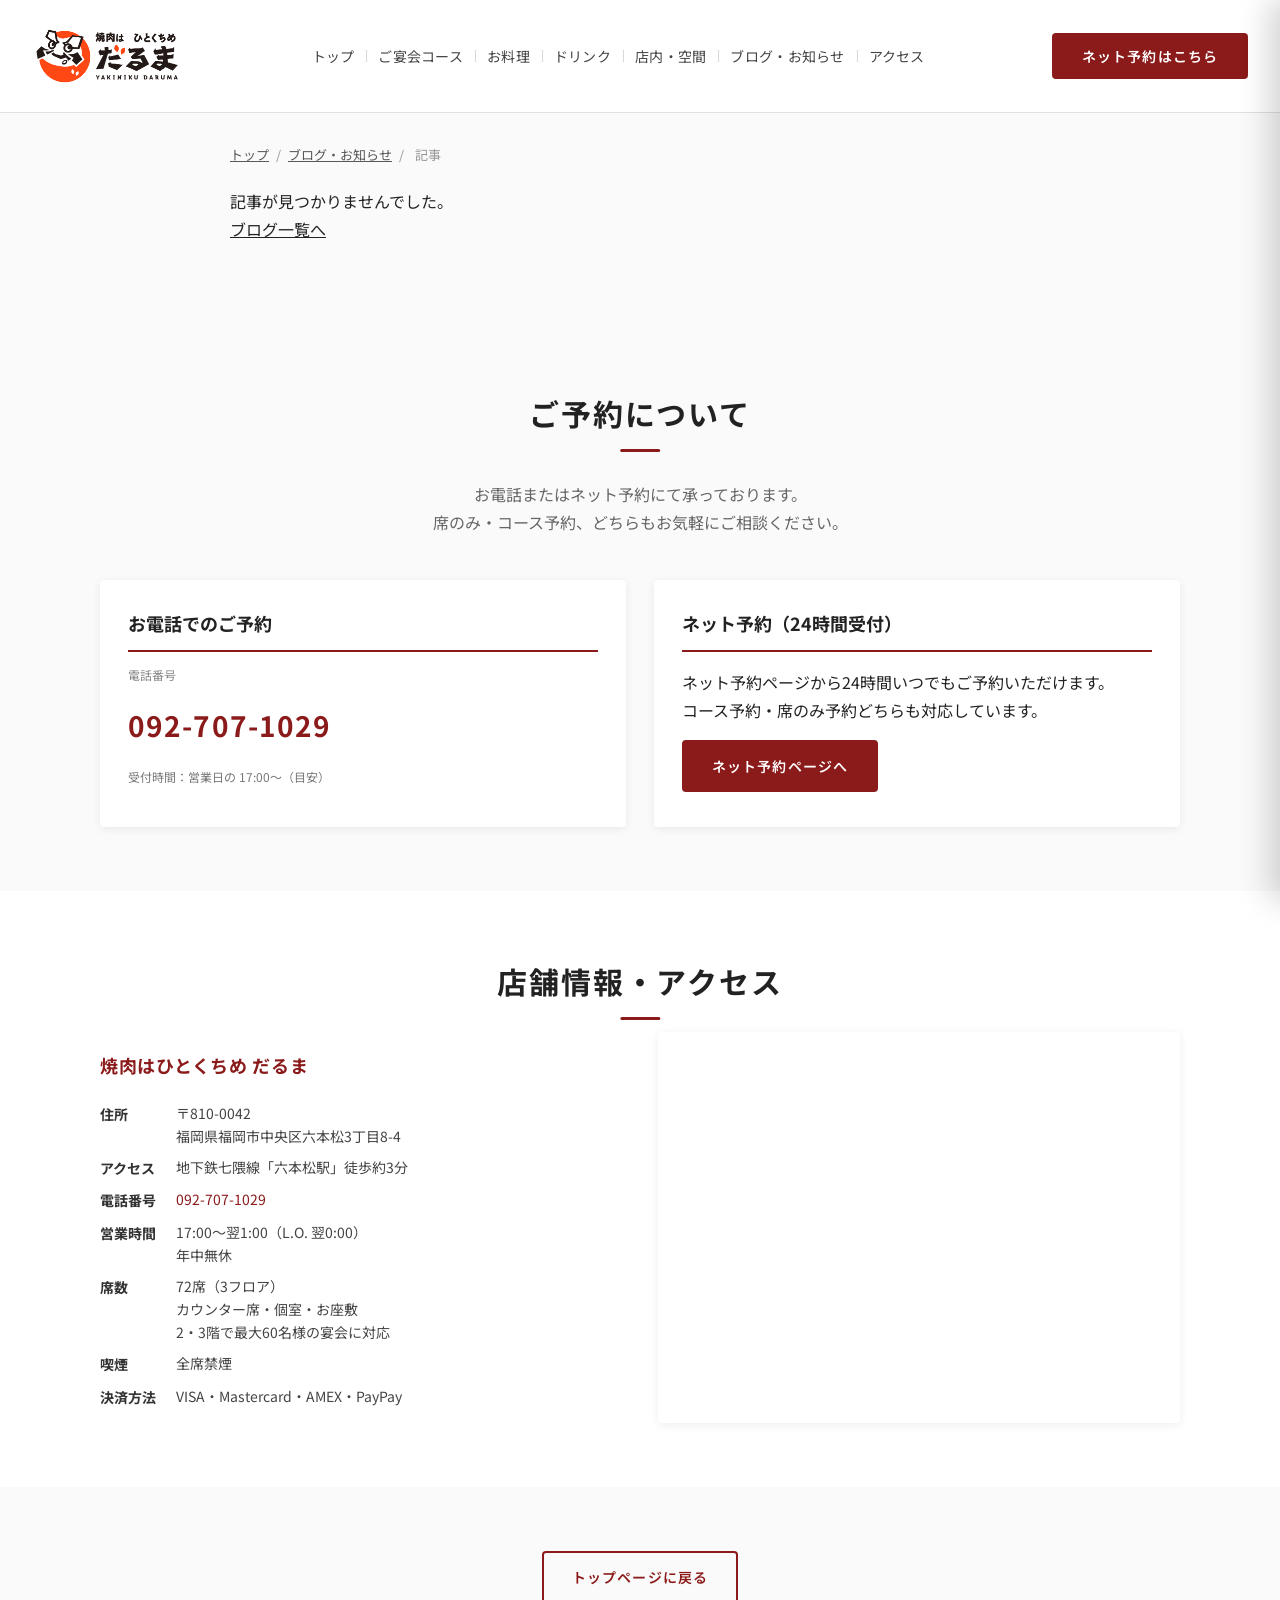
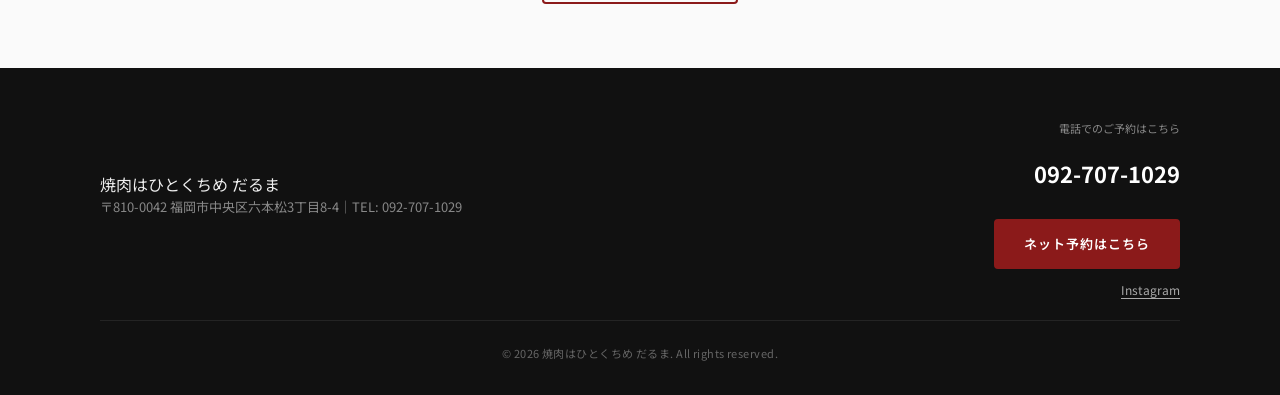
<file: blog/posts/post.html>
<!DOCTYPE html>
<html lang="ja">
<head>
<meta charset="UTF-8">
<title>ブログ｜焼肉はひとくちめ だるま</title>
<meta name="viewport" content="width=device-width, initial-scale=1">
<meta name="description" content="焼肉はひとくちめ だるまのブログ記事。">
<link rel="canonical" id="canonical-link" href="https://yakiniku-daruma.com/blog/">
<meta property="og:url" id="og-url" content="https://yakiniku-daruma.com/blog/">
<link rel="icon" href="../../images/daruma_icon.png">
<link rel="preconnect" href="https://fonts.googleapis.com">
<link rel="preconnect" href="https://fonts.gstatic.com" crossorigin>
<link href="https://fonts.googleapis.com/css2?family=Noto+Sans+JP:wght@400;500;700&display=swap" rel="stylesheet">
<link rel="stylesheet" href="../../style.css">
<style>
  .post-wrap {
    max-width: 860px;
    margin: 0 auto;
    padding: 32px 20px 64px;
  }
  .post-breadcrumb {
    font-size: 13px;
    opacity: .75;
    margin-bottom: 20px;
  }
  .post-breadcrumb a {
    text-decoration: underline;
    color: inherit;
  }
  .post-breadcrumb span { opacity: .6; margin: 0 4px; }
  .post-date {
    font-size: 13px;
    opacity: .7;
    margin-bottom: 8px;
  }
  .post-title {
    font-size: clamp(20px, 4vw, 30px);
    line-height: 1.4;
    margin: 0 0 20px;
  }
  .post-hero {
    width: 100%;
    max-width: 860px;
    border-radius: 4px;
    aspect-ratio: 16/9;
    object-fit: cover;
    margin-bottom: 28px;
    display: block;
  }
  .post-body {
    line-height: 1.95;
    font-size: 16px;
  }
  .post-body p { margin: 0 0 1.4em; }
  .post-footer {
    margin-top: 40px;
    padding-top: 24px;
    border-top: 1px solid rgba(0,0,0,.12);
    display: flex;
    gap: 14px;
    flex-wrap: wrap;
    align-items: center;
  }
  .post-footer a {
    text-decoration: underline;
    color: var(--primary);
    font-size: 14px;
  }
  .post-footer span { opacity: .4; }
  .post-loading {
    text-align: center;
    padding: 80px 20px;
    opacity: .6;
  }
</style>
<meta property="og:type" content="article">
<meta property="og:site_name" content="焼肉はひとくちめ だるま">
<!-- Google tag (gtag.js) -->
<script async src="https://www.googletagmanager.com/gtag/js?id=G-HGLZ6EKW17"></script>
<script>
  window.dataLayer = window.dataLayer || [];
  function gtag(){dataLayer.push(arguments);}
  gtag('js', new Date());
  gtag('config', 'G-HGLZ6EKW17');
</script>
<script src="../../vendor/blog-security.js"></script>
</head>

<body data-page="blog">
<div id="top"></div>
<div id="shared-header"></div>

<main id="main">
  <div class="post-wrap">
    <nav class="post-breadcrumb">
      <a href="/">トップ</a>
      <span>/</span>
      <a href="/blog/">ブログ・お知らせ</a>
      <span>/</span>
      <span id="bc-title">記事</span>
    </nav>

    <div id="post-content">
      <p class="post-loading">読み込み中…</p>
    </div>
  </div>

  <div id="shared-bottom"></div>
  <a href="#top" class="page-top" aria-label="ページの先頭へ"><svg xmlns="http://www.w3.org/2000/svg" width="22" height="22" viewBox="0 0 24 24" fill="none" stroke="currentColor" stroke-width="2.5" stroke-linecap="round" stroke-linejoin="round"><polyline points="18 15 12 9 6 15"/></svg></a>
</main>

<script src="../../vendor/dompurify/purify.min.js"></script>
<script src="../../vendor/marked/marked.umd.js"></script>
<script src="../../common.js"></script>
<script>
(async () => {
  const params    = new URLSearchParams(location.search);
  const slug      = params.get('slug') || '';
  const contentEl = document.getElementById('post-content');
  const bcTitle   = document.getElementById('bc-title');

  function esc(s) {
    return String(s ?? '').replaceAll('&','&amp;').replaceAll('<','&lt;')
      .replaceAll('>','&gt;').replaceAll('"','&quot;');
  }
  function fmtDate(d) {
    const m = String(d || '').match(/^(\d{4})-(\d{2})-(\d{2})$/);
    return m ? `${m[1]}.${m[2]}.${m[3]}` : esc(d || '');
  }

  if (!slug) {
    contentEl.innerHTML = '<p>記事が見つかりませんでした。<br><a href="/blog/" style="text-decoration:underline">ブログ一覧へ</a></p>';
    return;
  }

  const canonicalUrl = `https://yakiniku-daruma.com/blog/posts/post.html?slug=${encodeURIComponent(slug)}`;
  document.getElementById('canonical-link')?.setAttribute('href', canonicalUrl);
  document.getElementById('og-url')?.setAttribute('content', canonicalUrl);

  try {
    const res = await fetch('../posts.json', { cache: 'no-store' });
    if (!res.ok) throw new Error('記事データの読み込みエラー');
    const posts = (await res.json()).posts;
    const post_found = posts.find(p => p.slug === slug);
    if (!post_found) throw new Error('記事が見つかりません: ' + slug);
    const post = post_found;

    document.title = `${post.title}｜焼肉はひとくちめ だるま`;
    document.querySelector('meta[name="description"]')
      ?.setAttribute('content', post.excerpt || '');
    if (bcTitle) bcTitle.textContent = post.title;

    let imgSrc = '';
    if (post.image) {
      imgSrc = post.image
        .replace(/^\.\//, '../')
        .replace(/^\.\.\//, '../../');
    }

    const imgHtml = imgSrc
      ? `<img src="${esc(BlogSecurity.imageURL(imgSrc))}" alt="${esc(post.title)}" class="post-hero" loading="lazy">`
      : '';

    const rawBody = post.body || `<p>${esc(post.excerpt)}</p>`;
    const bodyHtml = (typeof marked !== "undefined" && !rawBody.trimStart().startsWith("<"))
      ? marked.parse(rawBody)
      : rawBody;

    contentEl.innerHTML = `
      <p class="post-date">${fmtDate(post.date)}</p>
      <h1 class="post-title">${esc(post.title)}</h1>
      ${imgHtml}
      <div class="post-body">${BlogSecurity.sanitizeHTML(bodyHtml)}</div>
      <div class="post-footer">
        <a href="/blog/">← ブログ一覧へ戻る</a>
        <span>|</span>
        <a href="/">トップへ</a>
      </div>
    `;

  } catch(e) {
    contentEl.innerHTML = `<p>エラー：${esc(e.message)}<br><a href="/blog/" style="text-decoration:underline">ブログ一覧へ</a></p>`;
    console.error(e);
  }
})();
</script>

</body>
</html>
</file>
<file: style.css>
/* --------------- reset & base --------------- */

:root {
  --header-h: 112px;

  /* ===== THEME COLOR (DARUMA / Deep Red) ===== */
  --primary:        #8b1a1a;
  --primary-hover:  #6b1515;
  --primary-soft:   #fdf0f0;
  --primary-ink:    #fff;
  --gold:           #c9962e;
  --gold-soft:      #fdf6e3;
}

*,
*::before,
*::after { box-sizing: border-box; }

html { scroll-behavior: smooth; }

body {
  margin: 0;
  font-family: "Noto Sans JP", "Hiragino Sans", "Yu Gothic", sans-serif;
  color: #222;
  background-color: #fafafa;
  line-height: 1.75;
}

img {
  max-width: 100%;
  height: auto;
  display: block;
}

a { color: inherit; text-decoration: none; }

ul { margin: 0; padding: 0; list-style: none; }

h1, h2, h3, h4 {
  margin: 0;
  font-weight: 700;
}


/* --------------- layout helpers --------------- */

.section {
  padding: 64px 16px;
  scroll-margin-top: var(--header-h);
}

/* scroll reveal */
body.is-home .section {
  opacity: 0;
  transform: translateY(20px);
  transition: opacity .65s ease, transform .65s ease;
  will-change: opacity, transform;
}

body.is-home .section.is-inview {
  opacity: 1;
  transform: translateY(0);
}

body:not(.is-home) .section {
  opacity: 1;
  transform: none;
  transition: none;
}

@media (prefers-reduced-motion: reduce) {
  .section {
    opacity: 1;
    transform: none;
    transition: none;
  }
}

.section-inner {
  max-width: 1080px;
  margin: 0 auto;
}

/* section title: left-aligned editorial style */
.section-title {
  font-size: 30px;
  letter-spacing: 0.06em;
  text-align: center;
  margin-bottom: 12px;
  position: relative;
  display: inline-block;
  left: 50%;
  transform: translateX(-50%);
}

.section-title::after {
  content: "";
  display: block;
  width: 40px;
  height: 3px;
  background: var(--primary);
  margin: 10px auto 0;
  border-radius: 2px;
}

.section-lead {
  text-align: center;
  margin-bottom: 44px;
  color: #666;
}


/* --------------- buttons --------------- */

.btn-primary,
.btn-secondary {
  display: inline-block;
  padding: 12px 28px;
  border-radius: 4px;
  font-size: 14px;
  letter-spacing: 0.08em;
  border: 2px solid transparent;
  transition: all 0.2s ease;
  white-space: nowrap;
  font-weight: 600;
}

.btn-primary {
  background-color: var(--primary);
  color: #fff;
  border-color: var(--primary);
}

.btn-primary:hover {
  background-color: var(--primary-hover);
  border-color: var(--primary-hover);
}

.btn-secondary {
  background-color: transparent;
  color: var(--primary);
  border-color: var(--primary);
}

.btn-secondary:hover {
  background-color: var(--primary-soft);
}


/* --------------- page top button --------------- */

.page-top {
  position: fixed;
  right: 18px;
  bottom: calc(18px + env(safe-area-inset-bottom, 0px));
  width: 48px;
  height: 48px;
  border-radius: 4px;

  display: grid;
  place-items: center;

  background: var(--primary);
  color: #fff;
  border: 1px solid var(--primary);
  box-shadow: 0 4px 14px rgba(139,26,26,0.3);

  line-height: 0;
  z-index: 900;

  opacity: 0;
  transform: translateY(10px);
  pointer-events: none;
  transition: opacity .18s ease, transform .18s ease;
}

.page-top.is-show {
  opacity: 1;
  transform: translateY(0);
  pointer-events: auto;
}

.page-top:hover {
  background: var(--primary-hover);
}


/* --------------- header --------------- */

.site-header {
  position: sticky;
  top: 0;
  left: 0;
  width: 100%;
  z-index: 1000;

  background: #fff;
  color: #222;
  box-shadow: 0 1px 0 rgba(0,0,0,0.10);
}

.header-inner {
  width: 100%;
  padding: 16px 32px;
  display: flex;
  align-items: center;
  justify-content: space-between;
  gap: 24px;
  /* padding・height はJS駆動のためtransitionなし */
}


.header-brand {
  flex-shrink: 0;
}

.site-logo {
  display: flex;
  align-items: center;
  line-height: 1;
}

.site-logo-img {
  height: 80px;
  width: auto;
  display: block;
  /* height はJS駆動のためtransitionなし */
}

.header-right {
  display: flex;
  align-items: center;
  gap: 16px;
  flex-shrink: 0;
}

/* 予約ボタン＋電話番号（縦並び） */
.header-cta {
  display: flex;
  flex-direction: column;
  align-items: flex-end;
  gap: 5px;
}

.header-reserve {
  font-size: 14px;
  text-align: center;
  transition: min-width 0.35s ease, padding 0.3s ease;
}

/* ===== スクロール後のコンパクトヘッダー ===== */
/* is-scrolled: 全プロパティをJS駆動のため、CSSには記述なし */

.header-tel-link {
  font-size: 12px;
  font-weight: 700;
  color: var(--primary);
  letter-spacing: 0.04em;
}

/* PC nav — 1段インライン */
.global-nav {
  flex: 1;
  display: flex;
  justify-content: center;
  align-items: center;
  overflow: hidden;
  transition: opacity 0.25s ease, max-width 0.35s ease;
  max-width: 800px;
}

.global-nav ul {
  display: flex;
  flex-wrap: nowrap;
  align-items: stretch;
  height: 100%;
  gap: 0;
  padding: 0;
  margin: 0;
  list-style: none;
}

.global-nav li {
  display: flex;
  align-items: stretch;
}

/* カテゴリー間の縦ライン */
.global-nav li {
  position: relative;
}
.global-nav li + li::before {
  content: '';
  position: absolute;
  left: 0;
  top: 50%;
  transform: translateY(-50%);
  width: 1px;
  height: 12px;
  background: #d8d8d8;
}

.global-nav a {
  display: flex;
  align-items: center;
  padding: 0 12px;
  height: 100%;
  font-size: 14px;
  color: #444;
  letter-spacing: 0.02em;
  white-space: nowrap;
  text-align: center;
  position: relative;
  transition: color 0.2s;
}

/* アンダーライン（左→右アニメーション用） */
.global-nav a::after {
  content: '';
  position: absolute;
  bottom: -1px;
  left: 0;
  width: 100%;
  height: 2px;
  background: var(--primary);
  transform: scaleX(0);
  transform-origin: left center;
  transition: transform 0.25s ease;
}

/* hover: 赤文字 + アンダーライン左→右 */
.global-nav a:hover {
  color: var(--primary);
}
.global-nav a:hover::after {
  transform: scaleX(1);
}

/* 現在ページ: 赤太字 + アンダーライン常時表示 */
.global-nav a[aria-current] {
  color: var(--primary);
  font-weight: 700;
}
.global-nav a[aria-current]::after {
  transform: scaleX(1);
}

.header-only-desktop { display: block; }
.global-nav.header-only-desktop { display: flex; }

/* hamburger */
.nav-toggle {
  display: none !important;
  width: 40px;
  height: 36px;
  padding: 0;
  border-radius: 4px;
  border: 1px solid #ddd;
  background: transparent;
  flex-direction: column;
  align-items: center;
  justify-content: center;
  gap: 5px;
  -webkit-tap-highlight-color: transparent;
  appearance: none;
  -webkit-appearance: none;
  cursor: pointer;
}

.nav-toggle__bar {
  width: 20px;
  height: 2px;
  background: #333;
  border-radius: 2px;
  margin: 0 !important;
}

@media (max-width: 900px) {
  .nav-toggle { display: flex !important; }
}


/* --------------- drawer --------------- */

.drawer-overlay {
  position: fixed;
  inset: 0;
  background: rgba(0,0,0,0.5);
  opacity: 0;
  pointer-events: none;
  transition: opacity .22s ease;
  z-index: 999;
}

.drawer {
  position: fixed;
  top: 0;
  right: 0;
  height: 100dvh;
  width: min(84vw, 360px);
  background: #fff;
  transform: translateX(100%);
  transition: transform .22s ease;
  z-index: 1001;
  padding: 18px 18px 22px;
  overflow-y: auto;
  -webkit-overflow-scrolling: touch;
  box-shadow: -10px 0 30px rgba(0,0,0,0.18);
}

.drawer.is-open { transform: translateX(0); }

.drawer-overlay.is-open {
  opacity: 1;
  pointer-events: auto;
}

.drawer-close {
  appearance: none;
  -webkit-appearance: none;
  background: transparent;
  border: 0;
  font-size: 32px;
  line-height: 1;
  cursor: pointer;
  margin-left: auto;
  display: block;
  color: #333;
}

.drawer nav ul { padding: 18px 8px 8px; }

.drawer nav a {
  display: block;
  padding: 14px 8px;
  border-bottom: 1px solid #f0f0f0;
  color: #222;
  font-size: 15px;
  letter-spacing: 0.04em;
}

.drawer nav a:hover { color: var(--primary); }


/* --------------- hero --------------- */

/* 全体ラッパー：白背景 */
.hero {
  background: #fff;
}

/* ① 白エリア：ブランドロゴ */
.hero-brand {
  background: transparent;
  text-align: center;
  padding: clamp(24px, 4vh, 48px) 20px 0;
  position: relative;
  z-index: 3;
}

.hero-logo {
  margin: 0;
  line-height: 1;
}

.hero-logo-img {
  width: clamp(240px, 40vw, 520px);
  height: auto;
  display: inline-block;
}

.hero-en {
  font-size: 10px;
  letter-spacing: 0.50em;
  color: #aaa;
  margin: 0 0 14px;
  text-transform: uppercase;
}

.hero-title {
  margin: 0;
  line-height: 1;
}

.hero-title-store {
  display: block;
  font-size: clamp(18px, 3vw, 32px);
  font-weight: 500;
  letter-spacing: 0.10em;
  color: #333;
  margin-bottom: 4px;
}

.hero-title-daruma {
  display: block;
  font-size: clamp(72px, 14vw, 148px);
  font-weight: 700;
  letter-spacing: 0.12em;
  color: #111;
  line-height: 1;
}

/* ② 画像エリア：ロゴが上部に被さる */
.hero-visual {
  position: relative;
  height: calc(100vh - 60px);
  min-height: 480px;
  margin-top: clamp(-130px, -10vw, -50px);
  margin-left: clamp(16px, 5vw, 60px);
  margin-right: clamp(16px, 5vw, 60px);
  border-radius: 24px;
  overflow: hidden;
  z-index: 1;
}

/* ヒーロー動画 */
.hero-video {
  position: absolute;
  inset: 0;
  width: 100%;
  height: 100%;
  object-fit: cover;
  object-position: center center;
  z-index: 0;
}

/* 暗めオーバーレイ */
.hero-visual::before {
  content: "";
  position: absolute;
  inset: 0;
  background: linear-gradient(
    to bottom,
    rgba(0,0,0,0.18) 0%,
    rgba(0,0,0,0.12) 40%,
    rgba(0,0,0,0.50) 100%
  );
  z-index: 1;
  pointer-events: none;
}

/* 上端ホワイトフェード（ロゴとのブレンド） */
.hero-visual::after {
  content: "";
  position: absolute;
  top: 0;
  left: 0;
  right: 0;
  height: clamp(60px, 10vw, 100px);
  background: linear-gradient(to bottom, rgba(255,255,255,0.92) 0%, transparent 100%);
  z-index: 2;
  pointer-events: none;
}

/* 画像上のコンテンツ（キャッチ・CTA） */
.hero-visual-content {
  position: absolute;
  left: 50%;
  bottom: 14%;
  transform: translateX(-50%);
  width: 100%;
  max-width: 560px;
  padding: 0 20px;
  text-align: center;
  color: #fff;
  z-index: 3;
}

.hero-rule {
  width: 40px;
  height: 1px;
  background: rgba(255,255,255,0.60);
  margin: 0 auto 20px;
}

.hero-catch {
  font-size: clamp(16px, 2.5vw, 22px);
  font-weight: 500;
  letter-spacing: 0.20em;
  color: #fff;
  margin: 0 0 16px;
  text-shadow: 0 1px 10px rgba(0,0,0,0.5);
}

.hero-badge {
  font-size: 12px;
  letter-spacing: 0.08em;
  color: rgba(255,255,255,0.75);
  margin: 0 0 28px;
  padding: 6px 18px;
  border: 1px solid rgba(255,255,255,0.35);
  display: inline-block;
  border-radius: 2px;
}

.hero-actions {
  display: flex;
  flex-direction: column;
  align-items: center;
  gap: 14px;
}

.hero-btn-reserve {
  display: inline-flex;
  align-items: center;
  justify-content: center;
  min-width: 260px;
  padding: 15px 36px;
  background: var(--primary);
  color: #fff;
  font-size: 15px;
  font-weight: 700;
  letter-spacing: 0.10em;
  border: 2px solid var(--primary);
  border-radius: 2px;
  transition: background 0.2s, transform 0.15s;
}

.hero-btn-reserve:hover {
  background: var(--primary-hover);
  border-color: var(--primary-hover);
  transform: translateY(-2px);
}

.hero-btn-tel {
  display: inline-flex;
  align-items: center;
  gap: 8px;
  font-size: 20px;
  font-weight: 700;
  color: #fff;
  letter-spacing: 0.06em;
  text-shadow: 0 1px 8px rgba(0,0,0,0.5);
  opacity: 0.90;
  transition: opacity 0.15s;
}

.hero-btn-tel:hover { opacity: 1; }
.hero-btn-tel__icon { font-size: 15px; opacity: 0.8; }

/* scroll indicator */
.scroll-indicator {
  position: absolute;
  left: 50%;
  bottom: calc(20px + env(safe-area-inset-bottom, 0px));
  transform: translateX(-50%);
  display: flex;
  flex-direction: column;
  align-items: center;
  gap: 8px;
  color: #fff;
  text-decoration: none;
  z-index: 3;
}

.scroll-indicator__line {
  display: block;
  width: 1px;
  height: 36px;
  background: rgba(255,255,255,0.55);
  animation: scrollLine 2s ease-in-out infinite;
  transform-origin: top;
}

@keyframes scrollLine {
  0%   { transform: scaleY(0); opacity: 0; }
  50%  { transform: scaleY(1); opacity: 1; }
  100% { transform: scaleY(1); opacity: 0; }
}

.scroll-indicator__text {
  font-size: 9px;
  letter-spacing: 0.4em;
  opacity: 0.55;
}


/* --------------- topics --------------- */

.topics { background-color: #fff; }

.topics-grid {
  display: grid;
  grid-template-columns: repeat(3, minmax(0, 1fr));
  gap: 24px;
}

.topic-card {
  background-color: #fff;
  border-radius: 4px;
  box-shadow: 0 2px 12px rgba(0,0,0,0.07);
  overflow: hidden;
  display: flex;
  flex-direction: column;
  transition: transform 0.2s ease, box-shadow 0.2s ease;
}

.topic-card:hover {
  transform: translateY(-4px);
  box-shadow: 0 8px 24px rgba(0,0,0,0.12);
}

.topic-image {
  aspect-ratio: 16 / 11;
  background-size: cover;
  background-position: center;
}

.topic-image-1 { background-image: url("./images/topic-megakarubi.jpg"); }
.topic-image-2 { background-image: url("./images/topic-horumon.jpg"); }
.topic-image-3 { background-image: url("./images/daruma-gaikan.jpg"); }

.topic-card h3 {
  font-size: 15px;
  padding: 14px 18px 6px;
  letter-spacing: 0.03em;
}

.topic-card p {
  font-size: 13px;
  padding: 0 18px 18px;
  color: #666;
  line-height: 1.65;
}


/* --------------- concept --------------- */

.concept { background-color: #fafafa; }

.concept-inner {
  display: grid;
  grid-template-columns: 1.15fr 1fr;
  gap: 48px;
  align-items: center;
}

.concept-text p {
  margin-bottom: 14px;
  color: #444;
  font-size: 15px;
}

.concept-image {
  border-radius: 4px;
  aspect-ratio: 4 / 3;
  background-size: cover;
  background-position: center;
  box-shadow: 0 8px 28px rgba(0,0,0,0.14);
}

.concept-main-image { background-image: url("./images/hero-course.jpg"); }


/* --------------- course --------------- */

.course { background-color: #fff; }

.course-hero {
  margin: 18px auto 32px;
  border-radius: 4px;
  overflow: hidden;
  box-shadow: 0 6px 20px rgba(0,0,0,0.10);
  max-width: 1080px;
}

.course-hero img {
  width: 100%;
  height: auto;
  display: block;
}

.course-grid {
  display: grid;
  grid-template-columns: repeat(2, minmax(0, 1fr));
  gap: 24px;
}

.course-card {
  background-color: #fff;
  border-radius: 4px;
  padding: 24px;
  box-shadow: 0 2px 10px rgba(0,0,0,0.07);
  border-top: 3px solid var(--primary);
  transition: box-shadow 0.2s;
}

.course-card:hover {
  box-shadow: 0 6px 20px rgba(0,0,0,0.12);
}

.course-card h2,
.course-card h3 {
  font-size: 17px;
  margin-bottom: 8px;
  letter-spacing: 0.03em;
}

.course-price {
  font-weight: 700;
  color: var(--primary);
  font-size: 22px;
  margin-bottom: 4px;
  letter-spacing: 0.02em;
}

.course-price-note {
  font-size: 12px;
  color: #888;
  margin-bottom: 14px;
}

.course-lead {
  font-size: 13px;
  color: #555;
  margin-bottom: 12px;
  padding-bottom: 12px;
  border-bottom: 1px solid #f0f0f0;
}

.course-list {
  font-size: 13px;
  color: #555;
  padding-left: 1.2em;
  list-style: disc;
  line-height: 1.8;
}

.course-note {
  font-size: 12px;
  text-align: center;
  margin-top: 28px;
  color: #888;
}

/* 飲み放題プラン */
.course-drink-plan {
  margin-top: 40px;
  background: #fff8f0;
  border: 2px solid var(--primary);
  border-radius: 8px;
  padding: 28px 32px;
}

.course-drink-plan h3 {
  font-size: 18px;
  font-weight: 700;
  color: var(--primary);
  text-align: center;
  margin-bottom: 20px;
  letter-spacing: 0.05em;
}

.course-drink-grid {
  display: flex;
  gap: 16px;
  justify-content: center;
  flex-wrap: wrap;
  margin-bottom: 16px;
}

.course-drink-item {
  display: flex;
  flex-direction: column;
  align-items: center;
  gap: 6px;
  background: #fff;
  border: 1px solid #ddd;
  border-radius: 6px;
  padding: 14px 24px;
  min-width: 140px;
  text-align: center;
}

.course-drink-item--alcohol {
  border-color: var(--primary);
  background: #fff0e8;
}

.drink-label {
  font-size: 13px;
  color: #555;
}

.drink-label small {
  display: block;
  font-size: 11px;
  color: #888;
}

.drink-price {
  font-size: 22px;
  font-weight: 700;
  color: var(--primary);
}

.course-drink-note {
  font-size: 12px;
  color: #888;
  text-align: center;
  margin-top: 8px;
}

@media (max-width: 600px) {
  .course-drink-plan { padding: 20px 16px; }
  .course-drink-grid { gap: 10px; }
  .course-drink-item { min-width: 100px; padding: 12px 14px; }
  .drink-price { font-size: 18px; }
}

.course-badges {
  display: flex;
  gap: 8px;
  flex-wrap: wrap;
  margin: 10px 0 16px;
}

.badge {
  display: inline-flex;
  align-items: center;
  justify-content: center;
  padding: 4px 12px;
  border-radius: 2px;
  font-size: 11px;
  border: 1px solid #ddd;
  background: #fff;
  color: #333;
  letter-spacing: 0.04em;
}

.badge-red {
  border-color: var(--primary);
  background: var(--primary);
  color: #fff;
}

.badge-gold {
  border-color: var(--gold);
  background: var(--gold-soft);
  color: var(--gold);
}

.course-note-small {
  font-size: 12px;
  color: #888;
  margin-top: 14px;
}

.course-extra {
  margin-top: 24px;
  background: var(--primary-soft);
  border: 1px solid rgba(139,26,26,0.2);
  border-radius: 4px;
  padding: 14px 20px;
  text-align: center;
  font-size: 14px;
  color: var(--primary);
  letter-spacing: 0.04em;
}


/* --------------- course-row (横並びカード) --------------- */

.course-row {
  display: flex;
  gap: 40px;
  background: #fff;
  border-radius: 8px;
  overflow: hidden;
  box-shadow: 0 2px 16px rgba(0,0,0,0.08);
  margin-bottom: 40px;
  border-top: 4px solid var(--primary);
}

.course-row__img {
  flex: 0 0 360px;
  max-width: 360px;
}

.course-row__img img {
  width: 100%;
  height: 100%;
  object-fit: cover;
  display: block;
}

/* 画像なしバリアント */
.course-row--no-img {
  display: block;
}

.course-row--no-img .course-row__body {
  padding: 32px;
  max-width: 900px;
  margin: 0 auto;
}

.course-row__body {
  flex: 1;
  padding: 32px 32px 32px 0;
  display: flex;
  flex-direction: column;
  gap: 0;
}

.course-row__title {
  font-size: 17px;
  font-weight: 700;
  line-height: 1.5;
  color: #222;
  margin-bottom: 10px;
}

.course-row__price {
  display: inline-block;
  color: var(--primary);
  font-size: 22px;
  font-weight: 700;
  margin-left: 4px;
}

.course-row__price small { font-size: 14px; }

.price-tax {
  font-size: 12px;
  font-weight: 400;
  color: #888;
}

.course-row__desc {
  font-size: 13px;
  color: #555;
  line-height: 1.7;
  margin-bottom: 16px;
}

/* スペック表 */
.course-specs {
  display: grid;
  grid-template-columns: auto 1fr;
  gap: 0;
  margin-bottom: 18px;
  border: 1px solid #ebebeb;
  border-radius: 4px;
  overflow: hidden;
  font-size: 13px;
}

.course-specs__row {
  display: contents;
}

.course-specs dt,
.course-specs dd {
  padding: 7px 14px;
  border-bottom: 1px solid #ebebeb;
  margin: 0;
  line-height: 1.5;
}

.course-specs__row:last-child dt,
.course-specs__row:last-child dd {
  border-bottom: none;
}

.course-specs dt {
  background: #f7f2f2;
  color: var(--primary);
  font-weight: 700;
  white-space: nowrap;
}

.course-specs dd {
  background: #fff;
  color: #333;
}

/* コース内容リスト */
.course-items-label {
  font-size: 13px;
  font-weight: 700;
  color: #333;
  margin-bottom: 6px;
}

.course-row__items ul {
  font-size: 13px;
  color: #555;
  padding-left: 1.4em;
  list-style: disc;
  line-height: 1.9;
  margin-bottom: 14px;
}

.course-reserve-note {
  font-size: 12px;
  color: #888;
  margin-bottom: 8px;
}

.course-row__note {
  font-size: 12px;
  color: #555;
  margin-bottom: 12px;
  font-style: italic;
}

.course-row__btn {
  align-self: flex-start;
  margin-top: 4px;
}

/* モバイル：縦積み */
@media (max-width: 760px) {
  .course-row {
    flex-direction: column;
    gap: 0;
  }

  .course-row__img {
    flex: none;
    max-width: 100%;
    height: 220px;
  }

  .course-row__body {
    padding: 24px 20px;
  }

  .course-row__title {
    font-size: 15px;
  }
}


/* --------------- menu --------------- */

.menu { background-color: #fafafa; }

.menu-grid {
  display: grid;
  grid-template-columns: repeat(3, minmax(0, 1fr));
  gap: 24px;
}

.menu-card {
  background-color: #fff;
  border-radius: 4px;
  overflow: hidden;
  box-shadow: 0 2px 10px rgba(0,0,0,0.06);
  transition: transform 0.2s, box-shadow 0.2s;
}

.menu-card:hover {
  transform: translateY(-4px);
  box-shadow: 0 8px 22px rgba(0,0,0,0.12);
}

.menu-image {
  aspect-ratio: 4 / 3;
  background-size: cover;
  background-position: center;
}

.menu-image-1 { background-image: url("./images/menu-megakarubi.jpg"); }
.menu-image-2 { background-image: url("./images/menu-marucho.jpg"); }
.menu-image-3 { background-image: url("./images/menu-wagyu-karubi.jpg"); }

.menu-card h3 {
  font-size: 15px;
  padding: 14px 18px 6px;
  letter-spacing: 0.03em;
}

.menu-card p {
  font-size: 13px;
  padding: 0 18px 18px;
  color: #666;
}


/* --------------- drink --------------- */

.drink { background-color: #fff; }

.drink-grid {
  display: grid;
  grid-template-columns: repeat(3, minmax(0, 1fr));
  gap: 24px;
}

.drink-card {
  background-color: #fafafa;
  border-radius: 4px;
  overflow: hidden;
  box-shadow: 0 2px 10px rgba(0,0,0,0.06);
  transition: transform 0.2s;
}

.drink-card:hover { transform: translateY(-3px); }

.drink-image {
  aspect-ratio: 4 / 3;
  background-size: cover;
  background-position: center;
}

.drink-image-1 { background-image: url("./images/drink-beer.jpg"); }
.drink-image-2 { background-image: url("./images/drink-sour.jpg"); }
.drink-image-3 { background-image: url("./images/drink-shochu.jpg"); }

.drink-card h3 {
  font-size: 15px;
  padding: 14px 18px 6px;
  margin: 0;
}

.drink-card p {
  font-size: 13px;
  padding: 0 18px 18px;
  color: #666;
  margin: 0;
}


/* --------------- space --------------- */

.space { background-color: #fafafa; }

.space-inner {
  display: grid;
  grid-template-columns: 1.1fr 1fr;
  gap: 48px;
  align-items: center;
}

.space-text p {
  margin-bottom: 14px;
  color: #444;
  font-size: 15px;
}

.space-image {
  border-radius: 4px;
  aspect-ratio: 4 / 3;
  background-size: cover;
  background-position: center;
  box-shadow: 0 8px 28px rgba(0,0,0,0.14);
}

.space-main-image { background-image: url("./images/space-daruma.jpg"); }


/* --------------- blog --------------- */

.blog { background-color: #fff; }

.blog-grid {
  display: grid;
  grid-template-columns: repeat(3, minmax(0, 1fr));
  gap: 24px;
}

.blog-card {
  border-radius: 4px;
  overflow: hidden;
  box-shadow: 0 2px 10px rgba(0,0,0,0.06);
  background: #fff;
  transition: transform 0.2s, box-shadow 0.2s;
}

.blog-card:hover {
  transform: translateY(-4px);
  box-shadow: 0 8px 22px rgba(0,0,0,0.12);
}

.blog-card a { display: block; color: inherit; }

.blog-image {
  width: 100%;
  aspect-ratio: 16 / 9;
  background-size: cover;
  background-position: center;
  background-repeat: no-repeat;
}

.blog-body { padding: 14px 16px 18px; }

.blog-date {
  font-size: 11px;
  color: #999;
  letter-spacing: 0.06em;
  display: block;
  margin-bottom: 6px;
}

.blog-title {
  font-size: 14px;
  font-weight: 700;
  line-height: 1.5;
  margin-bottom: 6px;
}

.blog-excerpt {
  font-size: 12px;
  color: #777;
  line-height: 1.65;
}

/* blog list page */
#blogList .blog-card a {
  display: grid;
  grid-template-columns: 88px 1fr;
  gap: 14px;
  align-items: start;
}

#blogList .blog-card .blog-image {
  width: 88px;
  height: 88px;
  aspect-ratio: 1 / 1;
  border-radius: 4px;
}

#blogList .blog-card .blog-body { padding: 0; }

#blogList .blog-title { font-size: 15px; }
#blogList .blog-excerpt { font-size: 13px; }

/* top page latest blog */
#blog-latest-grid .blog-card a {
  display: grid;
  grid-template-columns: 88px 1fr;
  gap: 14px;
  align-items: start;
}

#blog-latest-grid .blog-card .blog-image {
  width: 88px;
  height: 88px;
  aspect-ratio: 1 / 1;
  border-radius: 4px;
  background-size: cover;
  background-position: center;
  background-repeat: no-repeat;
}

#blog-latest-grid .blog-card .blog-body { margin-top: 0; padding: 0; }

#blog-latest-grid .blog-title { font-size: 14px; line-height: 1.45; margin-bottom: 4px; }
#blog-latest-grid .blog-excerpt { font-size: 12px; line-height: 1.6; opacity: 0.85; }

@media (max-width: 600px) {
  #blogList .blog-card a,
  #blog-latest-grid .blog-card a {
    grid-template-columns: 1fr;
  }
  #blogList .blog-card .blog-image,
  #blog-latest-grid .blog-card .blog-image {
    width: 100%;
    height: auto;
    aspect-ratio: 16 / 9;
    margin-bottom: 8px;
  }
}


/* --------------- reserve --------------- */

.reserve { background-color: #fafafa; }

.reserve-grid {
  display: grid;
  grid-template-columns: repeat(2, minmax(0, 1fr));
  gap: 28px;
}

.reserve-block {
  background-color: #fff;
  border-radius: 4px;
  padding: 28px;
  box-shadow: 0 2px 10px rgba(0,0,0,0.07);
}

.reserve-block h3 {
  font-size: 18px;
  margin-bottom: 12px;
  padding-bottom: 10px;
  border-bottom: 2px solid var(--primary);
}

.reserve-tel-label {
  font-size: 12px;
  color: #888;
  margin-bottom: 4px;
}

.reserve-tel-number a {
  font-size: 28px;
  font-weight: 700;
  color: var(--primary);
  letter-spacing: 0.04em;
}

.reserve-time {
  font-size: 12px;
  color: #777;
  margin-top: 8px;
}


/* --------------- access --------------- */

.access { background-color: #fff; }

.access-grid {
  display: grid;
  grid-template-columns: 1fr 1fr;
  gap: 36px;
  align-items: stretch;
}

.access-map {
  border-radius: 4px;
  box-shadow: 0 2px 10px rgba(0,0,0,0.07);
  overflow: hidden;
  display: flex;
  min-height: 380px;
}

.access-map iframe {
  width: 100%;
  height: 100%;
  border: 0;
  display: block;
  flex: 1;
}

.shop-name {
  font-size: 18px;
  font-weight: 700;
  margin-bottom: 20px;
  color: var(--primary);
  letter-spacing: 0.04em;
}

.shop-data {
  display: grid;
  grid-template-columns: auto 1fr;
  gap: 8px 20px;
  font-size: 14px;
  color: #444;
}

.shop-data dt {
  font-weight: 700;
  color: #333;
  white-space: nowrap;
}

.shop-data dd {
  margin: 0;
  line-height: 1.65;
}

.shop-data a { color: var(--primary); }


/* --------------- footer --------------- */

.site-footer {
  background-color: #111;
  color: #eee;
  padding: 40px 20px 20px;
}

.footer-inner {
  max-width: 1080px;
  margin: 0 auto;
}

.footer-top {
  display: flex;
  justify-content: space-between;
  gap: 24px;
  align-items: center;
  margin-bottom: 20px;
  flex-wrap: wrap;
}

.footer-brand p {
  margin-top: 4px;
  font-size: 13px;
  color: #888;
}

.footer-contact { text-align: right; }

.footer-tel-label {
  font-size: 11px;
  color: #888;
  margin-bottom: 2px;
}

.footer-tel-number a {
  font-size: 22px;
  font-weight: 700;
  color: #fff;
}

.footer-reserve {
  margin-top: 10px;
  font-size: 13px;
}

.footer-sns {
  display: flex;
  gap: 12px;
  margin-top: 10px;
  justify-content: flex-end;
}

.footer-sns a {
  font-size: 12px;
  color: #aaa;
  text-decoration: underline;
  text-underline-offset: 3px;
}

.footer-sns a:hover { color: #fff; }

.footer-bottom {
  border-top: 1px solid rgba(255,255,255,0.08);
  padding-top: 12px;
  text-align: center;
}

.footer-copy {
  font-size: 11px;
  color: #666;
  letter-spacing: 0.04em;
}


/* --------------- page inner styles --------------- */

.page-head { padding-bottom: 0; }

.page-title {
  text-align: center;
  font-size: 32px;
  letter-spacing: 0.08em;
  margin-bottom: 10px;
}

.page-lead {
  text-align: center;
  color: #666;
  margin: 0 0 40px;
}

/* menu page cards */
.mp-grid {
  display: grid;
  gap: 20px;
}

.mp-grid--2 {
  grid-template-columns: repeat(2, minmax(0, 1fr));
  max-width: 1080px;
  margin: 0 auto;
  align-items: start;
}

.mp-grid--3 {
  grid-template-columns: repeat(3, minmax(0, 1fr));
}

.mp-card {
  background: #fff;
  border-radius: 4px;
  padding: 22px;
  box-shadow: 0 2px 10px rgba(0,0,0,0.07);
  height: 100%;
}

.mp-card__title {
  font-weight: 700;
  font-size: 17px;
  margin-bottom: 14px;
  padding-bottom: 10px;
  border-bottom: 2px solid var(--primary);
  letter-spacing: 0.04em;
}

.mp-list {
  display: flex;
  flex-direction: column;
  gap: 8px;
}

.mp-item {
  display: flex;
  justify-content: space-between;
  align-items: baseline;
  font-size: 14px;
  line-height: 1.6;
  padding-bottom: 8px;
  border-bottom: 1px dashed #eee;
  gap: 12px;
}

.mp-item:last-child { border-bottom: none; }

.mp-item span:last-child {
  font-weight: 700;
  color: var(--primary);
  white-space: nowrap;
}

.mp-note {
  text-align: center;
  margin-top: 24px;
  color: #777;
  font-size: 13px;
}

.mp-hr {
  border: 0;
  border-top: 1px solid #eee;
  margin: 14px 0;
}

.mp-badge {
  display: inline-block;
  margin-left: 6px;
  padding: 2px 8px;
  border-radius: 2px;
  font-size: 11px;
  color: var(--primary);
  border: 1px solid rgba(139,26,26,0.3);
  background: var(--primary-soft);
}

/* menu category heading */
.menu-section + .menu-section { margin-top: 0; }

.menu-cat-title {
  display: flex;
  align-items: baseline;
  gap: 12px;
  margin-bottom: 20px;
  padding-bottom: 10px;
  border-bottom: 3px solid var(--primary);
}

.menu-cat-ja {
  font-size: 22px;
  font-weight: 700;
  color: #222;
  letter-spacing: 0.04em;
}

.menu-cat-en {
  font-size: 13px;
  font-weight: 500;
  color: #aaa;
  letter-spacing: 0.1em;
  text-transform: uppercase;
}

.menu-cat-lead {
  font-size: 13px;
  color: #666;
  margin-bottom: 16px;
  margin-top: -8px;
}

/* feature card (名物など) */
.mp-card--feature {
  border-top: 3px solid var(--gold);
}

.mp-card__note {
  font-size: 12px;
  color: #888;
  margin-bottom: 12px;
  line-height: 1.6;
}

.mp-price {
  font-weight: 700;
  color: var(--primary);
  white-space: nowrap;
}

.mp-price small { font-size: 11px; }

/* タグ（もみたれ・塩たれ等） */
.mp-tag {
  display: inline-block;
  font-size: 10px;
  padding: 1px 6px;
  border-radius: 2px;
  background: #f0f0f0;
  color: #666;
  margin-left: 4px;
  vertical-align: middle;
}

/* バッジ色違い */
.mp-badge--red {
  color: #fff;
  background: var(--primary);
  border-color: var(--primary);
}

.mp-badge--gold {
  color: var(--gold);
  background: var(--gold-soft);
  border-color: var(--gold);
}

/* 3列アイテム（特選和牛赤身） */
.mp-item--head {
  font-weight: 700;
  font-size: 12px;
  color: #888;
  border-bottom: 1px solid #ddd !important;
  padding-bottom: 6px;
}

.mp-item--3col {
  display: grid;
  grid-template-columns: 1fr auto auto;
  gap: 12px;
}

.mp-item--3col .mp-price { min-width: 72px; text-align: right; }


/* drink page */
.drinkcat-grid {
  display: grid;
  grid-template-columns: repeat(2, minmax(0, 1fr));
  gap: 24px;
}

.drinkcat-card {
  background: #fff;
  border-radius: 4px;
  padding: 22px;
  box-shadow: 0 2px 10px rgba(0,0,0,0.06);
}

.drinkcat-title {
  font-size: 17px;
  font-weight: 700;
  margin-bottom: 14px;
  padding-bottom: 10px;
  border-bottom: 2px solid var(--primary);
  letter-spacing: 0.04em;
}

.drinkcat-list {
  display: grid;
  gap: 6px;
}

.drinkcat-list li {
  display: grid;
  grid-template-columns: 1fr auto;
  gap: 12px;
  align-items: baseline;
  padding-bottom: 6px;
  border-bottom: 1px dashed #eee;
  font-size: 14px;
  color: #444;
}

.drinkcat-list .price {
  font-weight: 700;
  color: var(--primary);
  white-space: nowrap;
}

.drinkcat-note {
  margin: 10px 0 0;
  font-size: 12px;
  color: #888;
}

.drinkcat-sub {
  display: block;
  font-size: 11px;
  color: #aaa;
  margin-top: 2px;
}


/* more-link */
.more-link {
  margin-top: 36px;
  display: flex;
  justify-content: center;
}


/* --------------- misc --------------- */

.back-to-top-home { text-align: center; }
.is-home .back-to-top-home { display: none; }

/* sticky headerなのでpadding-top不要 */
body:not(.is-home) main { padding-top: 0; }


/* --------------- responsive --------------- */

@media (max-width: 900px) {
  :root { --header-h: 64px; }

  .header-only-desktop,
  .global-nav.header-only-desktop { display: none; }

  .header-reserve {
    font-size: 11px;
    height: 36px;
    padding: 0 10px;
    white-space: nowrap;
    border-radius: 4px;
    display: flex;
    align-items: center;
    justify-content: center;
    box-sizing: border-box;
  }

  .header-inner { padding: 10px 16px; }
  .site-logo { font-size: 15px; }

  .hero-title { font-size: 30px; }

  .topics-grid,
  .menu-grid,
  .drink-grid,
  .blog-grid {
    grid-template-columns: repeat(2, minmax(0, 1fr));
  }

  .concept-inner,
  .space-inner,
  .reserve-grid,
  .access-grid {
    grid-template-columns: 1fr;
  }

  .access-map { min-height: 0; }
  .access-map iframe { height: 320px; flex: none; }

  .mp-grid--2 { grid-template-columns: repeat(2, minmax(0, 1fr)); }
  .mp-grid--3 { grid-template-columns: 1fr; }
  .drinkcat-grid { grid-template-columns: 1fr; }
}

@media (max-width: 640px) {
  .section { padding: 48px 16px; }
  .section-title { font-size: 22px; }
  .hero-title { font-size: 24px; }
  .hero-title-sub { font-size: 16px; }

  .topics-grid,
  .course-grid,
  .menu-grid,
  .drink-grid,
  .blog-grid {
    grid-template-columns: 1fr;
  }

  .hero-actions { flex-direction: column; align-items: center; }

  .footer-top { flex-direction: column; align-items: flex-start; }
  .footer-contact { text-align: left; }
  .footer-sns { justify-content: flex-start; }

  .mp-grid--2 { grid-template-columns: 1fr; }
}
</file>
